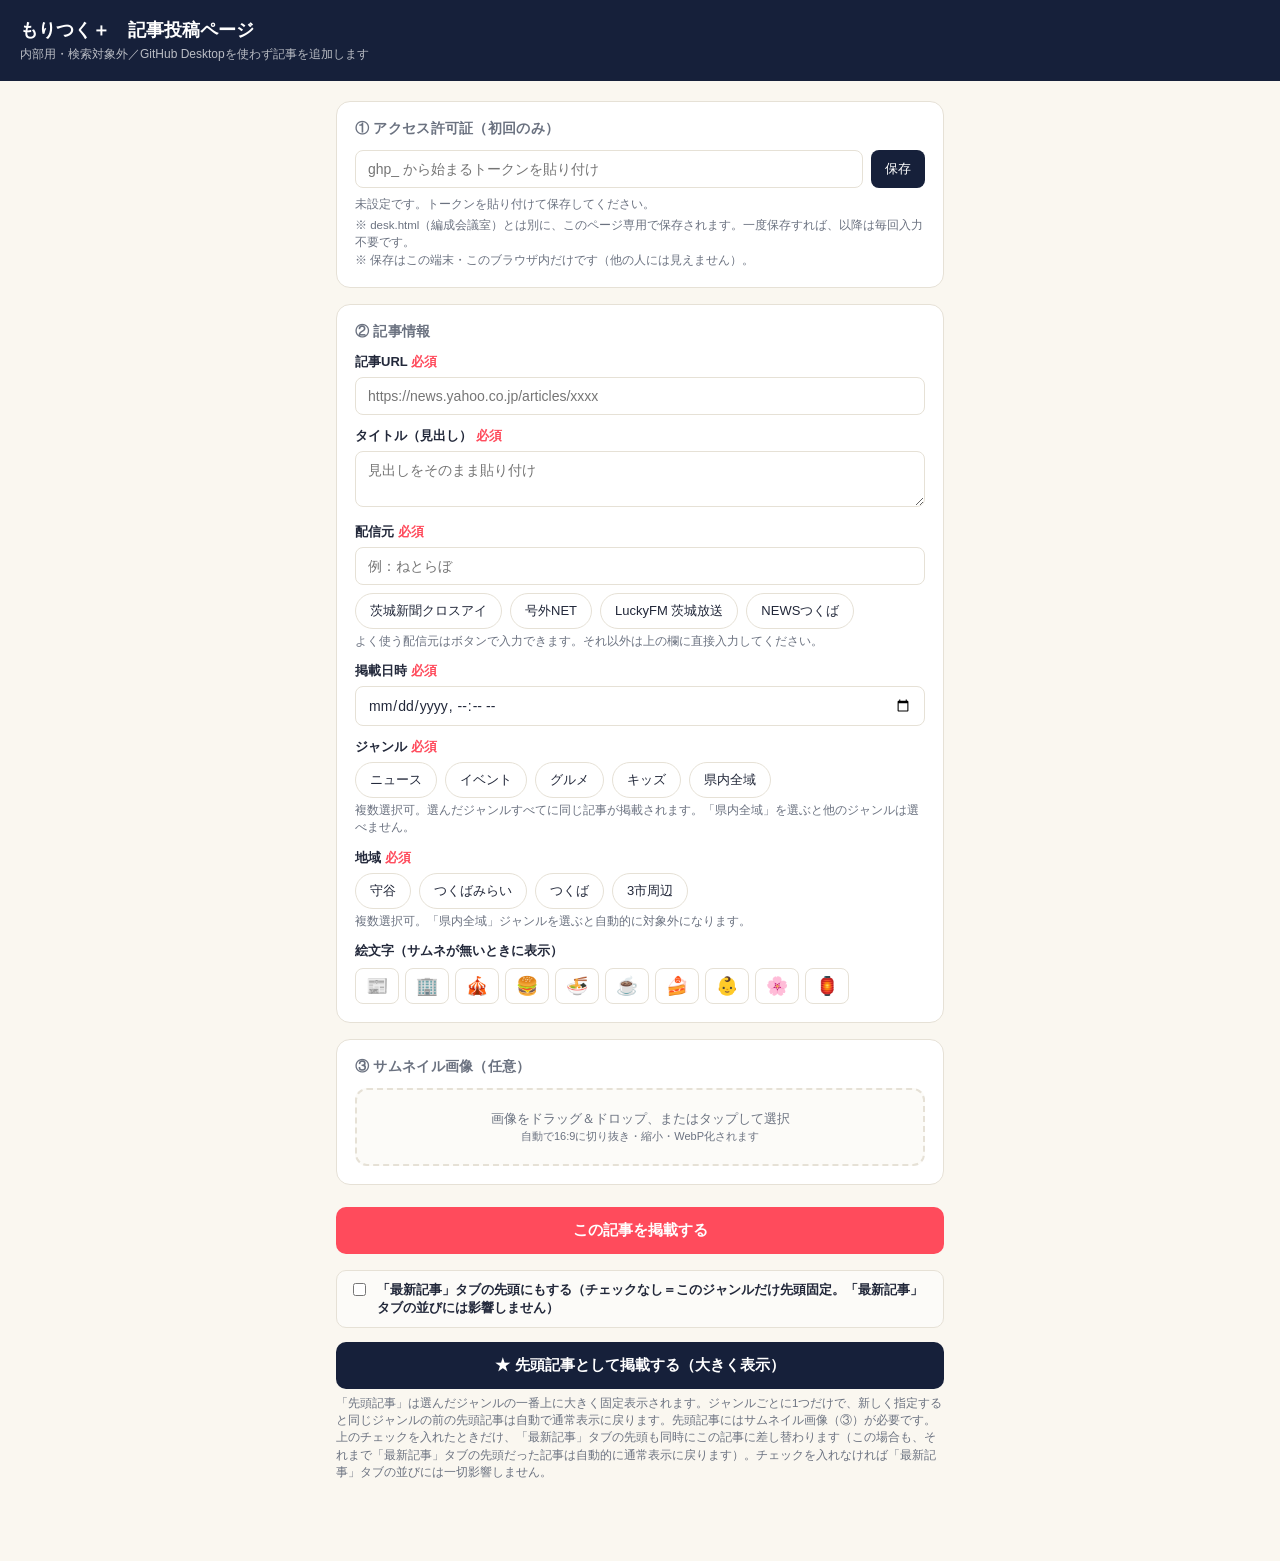
<file: add-article.html>
<!DOCTYPE html>
<html lang="ja">
<head>
<meta charset="UTF-8">
<meta name="viewport" content="width=device-width, initial-scale=1.0">
<meta name="robots" content="noindex, nofollow">
<title>記事投稿 | もりつく＋（内部用）</title>
<style>
  :root{
    --navy:#16203A; --moriya:#2FA36B; --mirai:#F59E2D; --tsukuba:#3D7BFF; --kinko:#8892A6; --onair:#FF4B5C;
    --bg:#FAF7F0; --card:#FFFFFF; --line:#E6E1D6; --text:#22283A; --sub:#6B7280;
  }
  *{box-sizing:border-box;}
  body{
    margin:0; font-family:"Hiragino Sans","Yu Gothic",sans-serif;
    background:var(--bg); color:var(--text); padding-bottom:60px;
  }
  header{
    background:var(--navy); color:#fff; padding:18px 20px;
  }
  header h1{margin:0; font-size:18px; font-weight:700;}
  header p{margin:4px 0 0; font-size:12px; opacity:.7;}
  main{max-width:640px; margin:0 auto; padding:20px 16px;}
  .card{
    background:var(--card); border:1px solid var(--line); border-radius:14px;
    padding:18px; margin-bottom:16px;
  }
  .card h2{font-size:14px; margin:0 0 12px; color:var(--sub); font-weight:700; letter-spacing:.02em;}
  label{display:block; font-size:13px; font-weight:600; margin:12px 0 6px;}
  label:first-child{margin-top:0;}
  input[type=text], input[type=url], input[type=datetime-local], textarea, select{
    width:100%; padding:10px 12px; border:1px solid var(--line); border-radius:8px;
    font-size:14px; font-family:inherit; background:#fff; color:var(--text);
  }
  textarea{resize:vertical; min-height:56px;}
  .chips{display:flex; gap:8px; flex-wrap:wrap;}
  .chip{
    padding:8px 14px; border-radius:999px; border:1px solid var(--line);
    background:#fff; font-size:13px; cursor:pointer; user-select:none;
  }
  .chip.on{color:#fff; border-color:transparent;}
  .chip[data-city=moriya].on{background:var(--moriya);}
  .chip[data-city=tsukubamirai].on{background:var(--mirai);}
  .chip[data-city=tsukuba].on{background:var(--tsukuba);}
  .chip[data-city=kinko].on{background:var(--kinko);}
  .chip[data-city].disabled{opacity:.35; pointer-events:none;}
  .chip[data-genre].disabled{opacity:.35; pointer-events:none;}
  .genre-select{display:flex; gap:8px; flex-wrap:wrap;}
  .genre-select .chip.on{background:var(--navy);}
  #sourceQuickRow .chip.on{background:var(--navy);}
  .emoji-row{display:flex; gap:6px; flex-wrap:wrap; margin-top:8px;}
  .emoji-btn{
    font-size:18px; padding:6px 10px; border-radius:8px; border:1px solid var(--line);
    background:#fff; cursor:pointer;
  }
  .emoji-btn.on{border-color:var(--navy); background:#EEF1F7;}
  .drop{
    border:2px dashed var(--line); border-radius:12px; padding:20px; text-align:center;
    color:var(--sub); font-size:13px; cursor:pointer; background:#FCFBF8;
  }
  .drop.drag{border-color:var(--tsukuba); color:var(--tsukuba);}
  .preview-wrap{margin-top:12px;}
  canvas{width:100%; max-width:100%; border-radius:10px; border:1px solid var(--line); display:block;}
  .slider-row{margin-top:10px;}
  .slider-row span{font-size:12px; color:var(--sub);}
  input[type=range]{width:100%;}
  .thumb-actions{display:flex; gap:8px; margin-top:8px;}
  .btn-sm{
    font-size:12px; padding:6px 10px; border-radius:8px; border:1px solid var(--line);
    background:#fff; cursor:pointer; color:var(--sub);
  }
  .submit-btn{
    width:100%; padding:14px; border:none; border-radius:10px; background:var(--onair);
    color:#fff; font-size:15px; font-weight:700; cursor:pointer; margin-top:6px;
  }
  .submit-btn:disabled{background:#ccc; cursor:not-allowed;}
  .submit-btn.feat{ background:var(--navy); margin-top:10px; }
  .submit-btn.feat:disabled{ background:#ccc; }
  .feat-all-row{
    display:flex; align-items:flex-start; gap:8px; font-weight:600; font-size:13px;
    margin:16px 0 4px; cursor:pointer; padding:10px 12px; border:1px solid var(--line);
    border-radius:10px; background:#FCFBF8;
  }
  .feat-all-row input[type=checkbox]{ width:auto; margin-top:2px; flex-shrink:0; }
  .feat-all-row span{ font-weight:600; color:var(--text); }
  .pat-row{display:flex; gap:8px;}
  .pat-row input{flex:1;}
  .pat-row button{
    padding:10px 14px; border-radius:8px; border:none; background:var(--navy);
    color:#fff; font-size:13px; cursor:pointer; white-space:nowrap;
  }
  .pat-status{font-size:12px; margin-top:8px;}
  .pat-status.ok{color:var(--moriya);}
  .pat-status.ng{color:var(--sub);}
  #log{
    font-size:13px; padding:12px 14px; border-radius:10px; margin-top:12px;
    display:none; white-space:pre-wrap; line-height:1.6;
  }
  #log.show{display:block;}
  #log.ok{background:#EAF7F0; color:#1E7A4C; border:1px solid #BFE6CF;}
  #log.err{background:#FDEDEC; color:#B3261E; border:1px solid #F3C6C3;}
  #log.busy{background:#EEF1F7; color:var(--navy); border:1px solid #D6DCEA;}
  .hint{font-size:11.5px; color:var(--sub); margin-top:4px; line-height:1.5;}
  .req{color:var(--onair);}
  /* ===== 掲載後に出る「Xにも投稿」欄 =====
     X APIは使わない。文面を入れた投稿画面を開くだけなので、費用も認証も不要。 */
  #xAfter{margin-top:14px; padding:12px 14px; border:1.5px solid var(--navy);
    border-radius:12px; background:#fff;}
  #xAfter[hidden]{display:none;}
  #xAfter .x-head{font-weight:800; font-size:0.9rem; margin-bottom:4px;}
  #xAfter .x-note{font-size:0.74rem; color:#6B7280; margin-bottom:10px; line-height:1.7;}
  #xAfter .x-title{font-size:0.82rem; line-height:1.55; margin-bottom:10px; word-break:break-all;}
  #xAfter .x-go{background:#000; color:#fff; border:none; border-radius:999px;
    padding:10px 20px; font-size:0.82rem; font-weight:700; cursor:pointer;}
  #xAfter .x-go.done{background:#7A8394;}
</style>
</head>
<body>

<header>
  <h1>もりつく＋　記事投稿ページ</h1>
  <p>内部用・検索対象外／GitHub Desktopを使わず記事を追加します</p>
</header>

<main>

  <div class="card">
    <h2>① アクセス許可証（初回のみ）</h2>
    <div class="pat-row">
      <input type="text" id="patInput" placeholder="ghp_ から始まるトークンを貼り付け">
      <button id="patSaveBtn" type="button">保存</button>
    </div>
    <div class="pat-status" id="patStatus">未設定です。トークンを貼り付けて保存してください。</div>
    <div class="hint">
      ※ desk.html（編成会議室）とは別に、このページ専用で保存されます。一度保存すれば、以降は毎回入力不要です。<br>
      ※ 保存はこの端末・このブラウザ内だけです（他の人には見えません）。
    </div>
  </div>

  <div class="card">
    <h2>② 記事情報</h2>

    <label>記事URL <span class="req">必須</span></label>
    <input type="url" id="f_url" placeholder="https://news.yahoo.co.jp/articles/xxxx">

    <label>タイトル（見出し） <span class="req">必須</span></label>
    <textarea id="f_title" placeholder="見出しをそのまま貼り付け"></textarea>

    <label>配信元 <span class="req">必須</span></label>
    <input type="text" id="f_source" placeholder="例：ねとらぼ">
    <div class="chips" id="sourceQuickRow" style="margin-top:8px;">
      <div class="chip" data-source="茨城新聞クロスアイ">茨城新聞クロスアイ</div>
      <div class="chip" data-source="号外NET">号外NET</div>
      <div class="chip" data-source="LuckyFM 茨城放送">LuckyFM 茨城放送</div>
      <div class="chip" data-source="NEWSつくば">NEWSつくば</div>
    </div>
    <div class="hint">よく使う配信元はボタンで入力できます。それ以外は上の欄に直接入力してください。</div>

    <label>掲載日時 <span class="req">必須</span></label>
    <input type="datetime-local" id="f_date">

    <label>ジャンル <span class="req">必須</span></label>
    <div class="genre-select" id="genreSelect">
      <div class="chip" data-genre="news">ニュース</div>
      <div class="chip" data-genre="event">イベント</div>
      <div class="chip" data-genre="gourmet">グルメ</div>
      <div class="chip" data-genre="kids">キッズ</div>
      <div class="chip" data-genre="ibaraki">県内全域</div>
    </div>
    <div class="hint" id="genreHint">複数選択可。選んだジャンルすべてに同じ記事が掲載されます。「県内全域」を選ぶと他のジャンルは選べません。</div>

    <label>地域 <span id="cityReq" class="req">必須</span></label>
    <div class="chips" id="cityChips">
      <div class="chip" data-city="moriya">守谷</div>
      <div class="chip" data-city="tsukubamirai">つくばみらい</div>
      <div class="chip" data-city="tsukuba">つくば</div>
      <div class="chip" data-city="kinko">3市周辺</div>
    </div>
    <div class="hint" id="cityHint">複数選択可。「県内全域」ジャンルを選ぶと自動的に対象外になります。</div>

    <label>絵文字（サムネが無いときに表示）</label>
    <div class="emoji-row" id="emojiRow">
      <div class="emoji-btn" data-emoji="📰">📰</div>
      <div class="emoji-btn" data-emoji="🏢">🏢</div>
      <div class="emoji-btn" data-emoji="🎪">🎪</div>
      <div class="emoji-btn" data-emoji="🍔">🍔</div>
      <div class="emoji-btn" data-emoji="🍜">🍜</div>
      <div class="emoji-btn" data-emoji="☕">☕</div>
      <div class="emoji-btn" data-emoji="🍰">🍰</div>
      <div class="emoji-btn" data-emoji="👶">👶</div>
      <div class="emoji-btn" data-emoji="🌸">🌸</div>
      <div class="emoji-btn" data-emoji="🏮">🏮</div>
    </div>
  </div>

  <div class="card">
    <h2>③ サムネイル画像（任意）</h2>
    <div class="drop" id="dropZone">
      画像をドラッグ＆ドロップ、またはタップして選択<br>
      <span style="font-size:11px;">自動で16:9に切り抜き・縮小・WebP化されます</span>
    </div>
    <input type="file" id="fileInput" accept="image/*" style="display:none;">
    <div class="preview-wrap" id="previewWrap" style="display:none;">
      <canvas id="canvas" width="1200" height="675"></canvas>
      <div class="slider-row">
        <span id="sliderLabel">切り取り位置</span>
        <input type="range" id="posSlider" min="0" max="100" value="50">
      </div>
      <div class="thumb-actions">
        <button type="button" class="btn-sm" id="clearThumbBtn">サムネを外す</button>
        <span class="hint" id="sizeHint" style="margin:auto 0 auto 4px;"></span>
      </div>
    </div>
  </div>

  <button type="button" class="submit-btn" id="submitBtn">この記事を掲載する</button>

  <label class="feat-all-row" for="featAllCheck">
    <input type="checkbox" id="featAllCheck">
    <span>「最新記事」タブの先頭にもする（チェックなし＝このジャンルだけ先頭固定。「最新記事」タブの並びには影響しません）</span>
  </label>
  <button type="button" class="submit-btn feat" id="submitFeatBtn">★ 先頭記事として掲載する（大きく表示）</button>
  <div class="hint" style="margin-top:6px;">
    「先頭記事」は選んだジャンルの一番上に大きく固定表示されます。ジャンルごとに1つだけで、新しく指定すると同じジャンルの前の先頭記事は自動で通常表示に戻ります。先頭記事にはサムネイル画像（③）が必要です。<br>
    上のチェックを入れたときだけ、「最新記事」タブの先頭も同時にこの記事に差し替わります（この場合も、それまで「最新記事」タブの先頭だった記事は自動的に通常表示に戻ります）。チェックを入れなければ「最新記事」タブの並びには一切影響しません。
  </div>
  <div id="log"></div>

  <!-- 掲載が終わったときだけ出る「Xにも投稿」欄。
       押すとXの投稿画面が開くだけで、X APIは一切使っていない（費用ゼロ・認証不要）。 -->
  <div id="xAfter" hidden>
    <div class="x-head">𝕏 にも投稿する</div>
    <div class="x-note">押すとXの投稿画面が新しいタブで開きます。文面はその場で自由に直せます。投稿するかどうかは最後にご自分で決められます。</div>
    <div class="x-title" id="xAfterTitle"></div>
    <button type="button" class="x-go" id="xAfterBtn">𝕏 に投稿</button>
  </div>

</main>

<script>
(function(){
  const OWNER = "t-h0606";
  const REPO = "moritsuku-plus";
  const ARTICLES_PATH = "data/articles.json";
  const THUMB_DIR = "images/thumbs";
  const PAT_KEY = "moritsuku_add_article_pat";

  // ---------- PAT ----------
  const patInput = document.getElementById('patInput');
  const patStatus = document.getElementById('patStatus');

  function loadPat(){ return localStorage.getItem(PAT_KEY) || ""; }
  function refreshPatStatus(){
    const pat = loadPat();
    if(pat){
      patStatus.textContent = "設定済みです（保存済みのトークンを使用します）";
      patStatus.className = "pat-status ok";
      patInput.value = "";
      patInput.placeholder = "変更する場合はここに新しいトークンを貼り付け";
    } else {
      patStatus.textContent = "未設定です。トークンを貼り付けて保存してください。";
      patStatus.className = "pat-status ng";
    }
  }
  document.getElementById('patSaveBtn').addEventListener('click', function(){
    const v = patInput.value.trim();
    if(!v){ alert("トークンを入力してください"); return; }
    localStorage.setItem(PAT_KEY, v);
    refreshPatStatus();
  });
  refreshPatStatus();

  // ---------- ジャンル・地域 ----------
  const selectedGenres = new Set();
  const selectedCities = new Set();

  function updateGenreLock(){
    // 「県内全域」を選んでいる間は他のジャンルを選べないようにする（互いに排他）
    const isIbaraki = selectedGenres.has('ibaraki');
    document.querySelectorAll('#genreSelect .chip').forEach(el=>{
      if (el.dataset.genre !== 'ibaraki') el.classList.toggle('disabled', isIbaraki);
    });
  }

  document.querySelectorAll('#genreSelect .chip').forEach(el=>{
    el.addEventListener('click', function(){
      const g = el.dataset.genre;
      if (g === 'ibaraki') {
        if (selectedGenres.has('ibaraki')) {
          selectedGenres.delete('ibaraki');
          el.classList.remove('on');
        } else {
          // 県内全域を選んだら、他のジャンルはすべて解除する
          selectedGenres.clear();
          selectedGenres.add('ibaraki');
          document.querySelectorAll('#genreSelect .chip').forEach(x => x.classList.remove('on'));
          el.classList.add('on');
        }
      } else {
        if (selectedGenres.has('ibaraki')) return; // 念のための保険（通常はdisabledで弾かれる）
        if (selectedGenres.has(g)) {
          selectedGenres.delete(g);
          el.classList.remove('on');
        } else {
          selectedGenres.add(g);
          el.classList.add('on');
        }
      }
      updateGenreLock();
      updateCityLock();
    });
  });

  function updateCityLock(){
    const isIbaraki = selectedGenres.has('ibaraki');
    document.querySelectorAll('#cityChips .chip').forEach(el=>{
      el.classList.toggle('disabled', isIbaraki);
      if(isIbaraki){ el.classList.remove('on'); selectedCities.delete(el.dataset.city); }
    });
    document.getElementById('cityReq').style.display = isIbaraki ? 'none' : 'inline';
    document.getElementById('cityHint').textContent = isIbaraki
      ? "「県内全域」ジャンルのため、地域は自動的に対象外（空）になります。"
      : "複数選択可。「県内全域」ジャンルを選ぶと自動的に対象外になります。";
  }

  document.querySelectorAll('#cityChips .chip').forEach(el=>{
    el.addEventListener('click', function(){
      if(el.classList.contains('disabled')) return;
      el.classList.toggle('on');
      const c = el.dataset.city;
      if(el.classList.contains('on')) selectedCities.add(c); else selectedCities.delete(c);
    });
  });

  // ---------- 配信元クイック入力 ----------
  const sourceInput = document.getElementById('f_source');
  function refreshSourceQuickState(){
    const val = sourceInput.value;
    document.querySelectorAll('#sourceQuickRow .chip').forEach(el=>{
      el.classList.toggle('on', el.dataset.source === val);
    });
  }
  document.querySelectorAll('#sourceQuickRow .chip').forEach(el=>{
    el.addEventListener('click', function(){
      sourceInput.value = el.dataset.source;
      refreshSourceQuickState();
    });
  });
  sourceInput.addEventListener('input', refreshSourceQuickState);

  // ---------- 絵文字 ----------
  let selectedEmoji = "";
  document.querySelectorAll('.emoji-btn').forEach(el=>{
    el.addEventListener('click', function(){
      document.querySelectorAll('.emoji-btn').forEach(x=>x.classList.remove('on'));
      el.classList.add('on');
      selectedEmoji = el.dataset.emoji;
    });
  });

  // ---------- 画像処理 ----------
  const dropZone = document.getElementById('dropZone');
  const fileInput = document.getElementById('fileInput');
  const previewWrap = document.getElementById('previewWrap');
  const canvas = document.getElementById('canvas');
  const ctx = canvas.getContext('2d');
  const posSlider = document.getElementById('posSlider');
  const sliderLabel = document.getElementById('sliderLabel');
  const sizeHint = document.getElementById('sizeHint');

  let uploadedImg = null;
  let cropAxis = 'v'; // 'v' = 縦方向をスライド, 'h' = 横方向をスライド
  let thumbBlob = null;
  let thumbFilename = null;

  dropZone.addEventListener('click', ()=>fileInput.click());
  dropZone.addEventListener('dragover', e=>{ e.preventDefault(); dropZone.classList.add('drag'); });
  dropZone.addEventListener('dragleave', ()=> dropZone.classList.remove('drag'));
  dropZone.addEventListener('drop', e=>{
    e.preventDefault(); dropZone.classList.remove('drag');
    if(e.dataTransfer.files && e.dataTransfer.files[0]) handleFile(e.dataTransfer.files[0]);
  });
  fileInput.addEventListener('change', e=>{
    if(e.target.files && e.target.files[0]) handleFile(e.target.files[0]);
  });

  function handleFile(file){
    const reader = new FileReader();
    reader.onload = function(e){
      const img = new Image();
      img.onload = function(){
        uploadedImg = img;
        const srcRatio = img.width / img.height;
        const targetRatio = 16/9;
        cropAxis = srcRatio > targetRatio ? 'h' : 'v';
        sliderLabel.textContent = cropAxis === 'v' ? '上下の位置' : '左右の位置';
        posSlider.value = 50;
        previewWrap.style.display = 'block';
        drawCanvas();
      };
      img.src = e.target.result;
    };
    reader.readAsDataURL(file);
  }

  function drawCanvas(){
    if(!uploadedImg) return;
    const img = uploadedImg;
    const targetRatio = 16/9;
    let sx, sy, sw, sh;
    const pos = posSlider.value / 100;
    if(cropAxis === 'h'){
      sh = img.height;
      sw = sh * targetRatio;
      sx = (img.width - sw) * pos;
      sy = 0;
    } else {
      sw = img.width;
      sh = sw / targetRatio;
      sx = 0;
      sy = (img.height - sh) * pos;
    }
    ctx.clearRect(0,0,canvas.width,canvas.height);
    ctx.drawImage(img, sx, sy, sw, sh, 0, 0, canvas.width, canvas.height);
    canvas.toBlob(function(blob){
      thumbBlob = blob;
      sizeHint.textContent = blob ? ("約 " + Math.round(blob.size/1024) + "KB") : "";
    }, 'image/webp', 0.72);
  }
  posSlider.addEventListener('input', drawCanvas);

  document.getElementById('clearThumbBtn').addEventListener('click', function(){
    uploadedImg = null; thumbBlob = null; thumbFilename = null;
    previewWrap.style.display = 'none';
    fileInput.value = '';
  });

  // ---------- base64 (UTF-8対応) ----------
  function b64EncodeUnicode(str){
    const bytes = new TextEncoder().encode(str);
    let binary = '';
    for(let i=0;i<bytes.length;i++) binary += String.fromCharCode(bytes[i]);
    return btoa(binary);
  }
  function b64DecodeUnicode(b64){
    const binary = atob(b64.replace(/\n/g,''));
    const bytes = new Uint8Array(binary.length);
    for(let i=0;i<binary.length;i++) bytes[i] = binary.charCodeAt(i);
    return new TextDecoder('utf-8').decode(bytes);
  }
  function blobToBase64(blob){
    return new Promise((resolve, reject)=>{
      const reader = new FileReader();
      reader.onloadend = ()=> resolve(reader.result.split(',')[1]);
      reader.onerror = reject;
      reader.readAsDataURL(blob);
    });
  }
  function randHex(n){
    let s = '';
    const chars = '0123456789abcdef';
    for(let i=0;i<n;i++) s += chars[Math.floor(Math.random()*16)];
    return s;
  }

  // ---------- GitHub API ----------
  function ghHeaders(pat){
    return {
      "Authorization": "token " + pat,
      "Accept": "application/vnd.github+json"
    };
  }
  async function ghGetFile(pat, path){
    const res = await fetch(`https://api.github.com/repos/${OWNER}/${REPO}/contents/${path}`, {
      headers: ghHeaders(pat)
    });
    if(!res.ok){
      const t = await res.text();
      throw new Error(`取得失敗 (${res.status}): ${t.slice(0,200)}`);
    }
    return res.json();
  }
  async function ghPutFile(pat, path, base64Content, message, sha){
    const body = { message, content: base64Content };
    if(sha) body.sha = sha;
    const res = await fetch(`https://api.github.com/repos/${OWNER}/${REPO}/contents/${path}`, {
      method: 'PUT',
      headers: Object.assign({ "Content-Type": "application/json" }, ghHeaders(pat)),
      body: JSON.stringify(body)
    });
    if(!res.ok){
      const t = await res.text();
      throw new Error(`更新失敗 (${res.status}): ${t.slice(0,300)}`);
    }
    return res.json();
  }

  // ---------- 送信 ----------
  const logEl = document.getElementById('log');
  function log(msg, type){
    logEl.textContent = msg;
    logEl.className = 'show ' + (type||'');
  }

  /* ===== Xへの投稿（Intent URL方式） =====
     X API は使わない。文面をURLに載せて「投稿画面」を開くだけなので、
     APIキーも審査も費用も不要。実際に投稿するかどうかはKさんがXの画面で決める。
     ※ /intent/post はスマホアプリで無限ループになる報告があるため、/intent/tweet を使う。 */
  const SITE_URL = "https://moritsuku.net/";
  const X_TAGS = { moriya: "#守谷", tsukubamirai: "#つくばみらい", tsukuba: "#つくば", kinko: "#茨城" };

  function xPostText(item){
    const tags = [...new Set((item.city || []).map(c => X_TAGS[c]).filter(Boolean))];
    tags.push("#もりつくプラス");
    // 記事タイトルの末尾に配信元を添える（例：…でした。　by号外NET）。
    // 転載ではなく紹介であることが投稿を見ただけで伝わるようにするため。
    // 配信元が空のときは何も付けない。
    const src = (item.source || "").trim();
    const head = src ? item.title + "　by" + src : item.title;
    return [
      head, "", item.url, "",
      "▼つくば〜守谷周辺の情報はもりつく＋で", SITE_URL, "",
      tags.join(" ")
    ].join("\n");
  }

  function showXAfter(item){
    const box = document.getElementById('xAfter');
    const btn = document.getElementById('xAfterBtn');
    document.getElementById('xAfterTitle').textContent = item.title;
    btn.className = 'x-go';
    btn.textContent = '𝕏 に投稿';
    // addEventListener ではなく onclick にしているのは、続けて2件目を投稿したときに
    // 前の記事のイベントが残らないようにするため。
    btn.onclick = () => {
      window.open("https://twitter.com/intent/tweet?text=" + encodeURIComponent(xPostText(item)),
                  "_blank", "noopener,noreferrer");
      btn.classList.add('done');
      btn.textContent = '✓ 開きました';
    };
    box.hidden = false;
  }

  async function submitArticle(asFeatured){
    const pat = loadPat();
    const url = document.getElementById('f_url').value.trim();
    const title = document.getElementById('f_title').value.trim();
    const source = document.getElementById('f_source').value.trim();
    const dateRaw = document.getElementById('f_date').value; // YYYY-MM-DDTHH:MM
    const featAllCheck = document.getElementById('featAllCheck');
    const alsoAll = !!(asFeatured && featAllCheck && featAllCheck.checked);

    if(!pat){ log("① のアクセス許可証が未設定です。先に保存してください。", 'err'); return; }
    if(!url || !title || !source || !dateRaw || selectedGenres.size === 0){
      log("必須項目（URL・タイトル・配信元・掲載日時・ジャンル）が足りません。", 'err'); return;
    }
    if(!selectedGenres.has('ibaraki') && selectedCities.size === 0){
      log("地域を1つ以上選んでください（県内全域ジャンルの場合は不要です）。", 'err'); return;
    }
    if(asFeatured && !thumbBlob){
      log("先頭記事にはサムネイル画像が必要です。③でサムネイル画像を追加してください。", 'err'); return;
    }

    const submitBtn = document.getElementById('submitBtn');
    const submitFeatBtn = document.getElementById('submitFeatBtn');
    submitBtn.disabled = true; submitFeatBtn.disabled = true;
    log("処理中です…", 'busy');

    try{
      const genreArray = Array.from(selectedGenres);
      // サムネのファイル名を決定
      let thumbPath = "";
      if(thumbBlob){
        const dateOnly = dateRaw.slice(0,10);
        thumbFilename = `${dateOnly}-${genreArray.join('_')}-${randHex(4)}.webp`;
        thumbPath = `${THUMB_DIR}/${thumbFilename}`;
      }

      // 1) articles.json を取得
      log("記事一覧を取得中…", 'busy');
      const fileData = await ghGetFile(pat, ARTICLES_PATH);
      const jsonText = b64DecodeUnicode(fileData.content);
      const data = JSON.parse(jsonText);
      if(!Array.isArray(data.items)) throw new Error("articles.json の形式が想定と違います（items が見つかりません）");

      const newArticle = {
        title: title,
        source: source,
        date: dateRaw,
        city: selectedGenres.has('ibaraki') ? [] : Array.from(selectedCities),
        category: genreArray,
        emoji: selectedEmoji || "📰",
        url: url,
        thumb: thumbPath
      };
      if(asFeatured) newArticle.featured = true;
      if(alsoAll) newArticle.featuredAll = true;

      // 記事のcategoryは「文字列1つ」（旧・編成会議室経由）と「配列」（今回から）の
      // 両方があり得るため、この判定関数でどちらの形でも同じように扱う
      function itemHasGenre(item, g){
        return Array.isArray(item.category) ? item.category.includes(g) : item.category === g;
      }

      const newItems = data.items.slice();
      if(asFeatured){
        // 選んだジャンルそれぞれについて、既存の先頭記事フラグを外す（ジャンルにつき先頭記事は1つ）
        newItems.forEach(a => {
          if(a.featured && genreArray.some(g => itemHasGenre(a, g))) delete a.featured;
        });
        // チェックを入れたときだけ「最新記事」タブの先頭も差し替える（featuredAllは全体で1つだけ。
        // ジャンルの featured とは独立しているので、チェックを入れなければ既存の featuredAll には触れない）
        if(alsoAll){
          newItems.forEach(a => { if(a.featuredAll) delete a.featuredAll; });
        }
        // 記事本体は配列の先頭に置く（表示順は日付・featured/featuredAllで決まるため、
        // 配列上の位置そのものは表示に影響しない）
        newItems.unshift(newArticle);
      } else {
        // 通常記事は先頭記事の直後（2番目）に挿入
        if(newItems.length === 0){ newItems.push(newArticle); }
        else { newItems.splice(1, 0, newArticle); }
      }
      data.items = newItems;

      // 更新日時を「今」に設定（＝この記事を掲載した瞬間の日付・時刻）。
      // サイト見出しの「◯月◯日HH:MM更新」はこの値を表示する。
      const nowD = new Date();
      const pad2 = n => String(n).padStart(2, "0");
      data.updated = `${nowD.getFullYear()}-${pad2(nowD.getMonth()+1)}-${pad2(nowD.getDate())}T${pad2(nowD.getHours())}:${pad2(nowD.getMinutes())}`;

      // 2) サムネ画像を先にアップロード（あれば）
      if(thumbBlob){
        log("サムネイル画像をアップロード中…", 'busy');
        const imgB64 = await blobToBase64(thumbBlob);
        await ghPutFile(pat, thumbPath, imgB64, `サムネ追加: ${thumbFilename}`);
      }

      // 3) articles.json を更新
      log("記事一覧を更新中…", 'busy');
      const newContentB64 = b64EncodeUnicode(JSON.stringify(data, null, 2));
      await ghPutFile(pat, ARTICLES_PATH, newContentB64, `記事追加${asFeatured ? "(先頭記事)" : ""}: ${title}`, fileData.sha);

      let doneMsg = asFeatured ? "先頭記事として掲載しました！" : "掲載が完了しました！";
      if(alsoAll) doneMsg = "先頭記事として掲載し、「最新記事」タブの先頭も差し替えました！";
      log(doneMsg + "サイトに反映されるまで1〜2分ほどお待ちください。\n(強制再読み込み: Ctrl+Shift+R)", 'ok');

      // 「Xにも投稿」欄を出す。このあとフォームをリセットするので、先に値を渡しておく
      showXAfter({ title, url, source, city: Array.from(selectedCities) });

      // フォームをリセット（PATは残す）
      document.getElementById('f_url').value = '';
      document.getElementById('f_title').value = '';
      document.getElementById('f_source').value = '';
      refreshSourceQuickState();
      document.getElementById('f_date').value = '';
      document.querySelectorAll('#genreSelect .chip').forEach(x=>x.classList.remove('on'));
      document.querySelectorAll('#cityChips .chip').forEach(x=>x.classList.remove('on'));
      document.querySelectorAll('.emoji-btn').forEach(x=>x.classList.remove('on'));
      selectedGenres.clear(); selectedCities.clear(); selectedEmoji = '';
      updateGenreLock();
      updateCityLock();
      uploadedImg = null; thumbBlob = null; thumbFilename = null;
      previewWrap.style.display = 'none';
      fileInput.value = '';
      if(featAllCheck) featAllCheck.checked = false;

    } catch(err){
      log("エラーが発生しました：\n" + err.message, 'err');
    } finally {
      submitBtn.disabled = false; submitFeatBtn.disabled = false;
    }
  }

  document.getElementById('submitBtn').addEventListener('click', () => submitArticle(false));
  document.getElementById('submitFeatBtn').addEventListener('click', () => submitArticle(true));


  updateCityLock();
})();
</script>

</body>
</html>
</file>
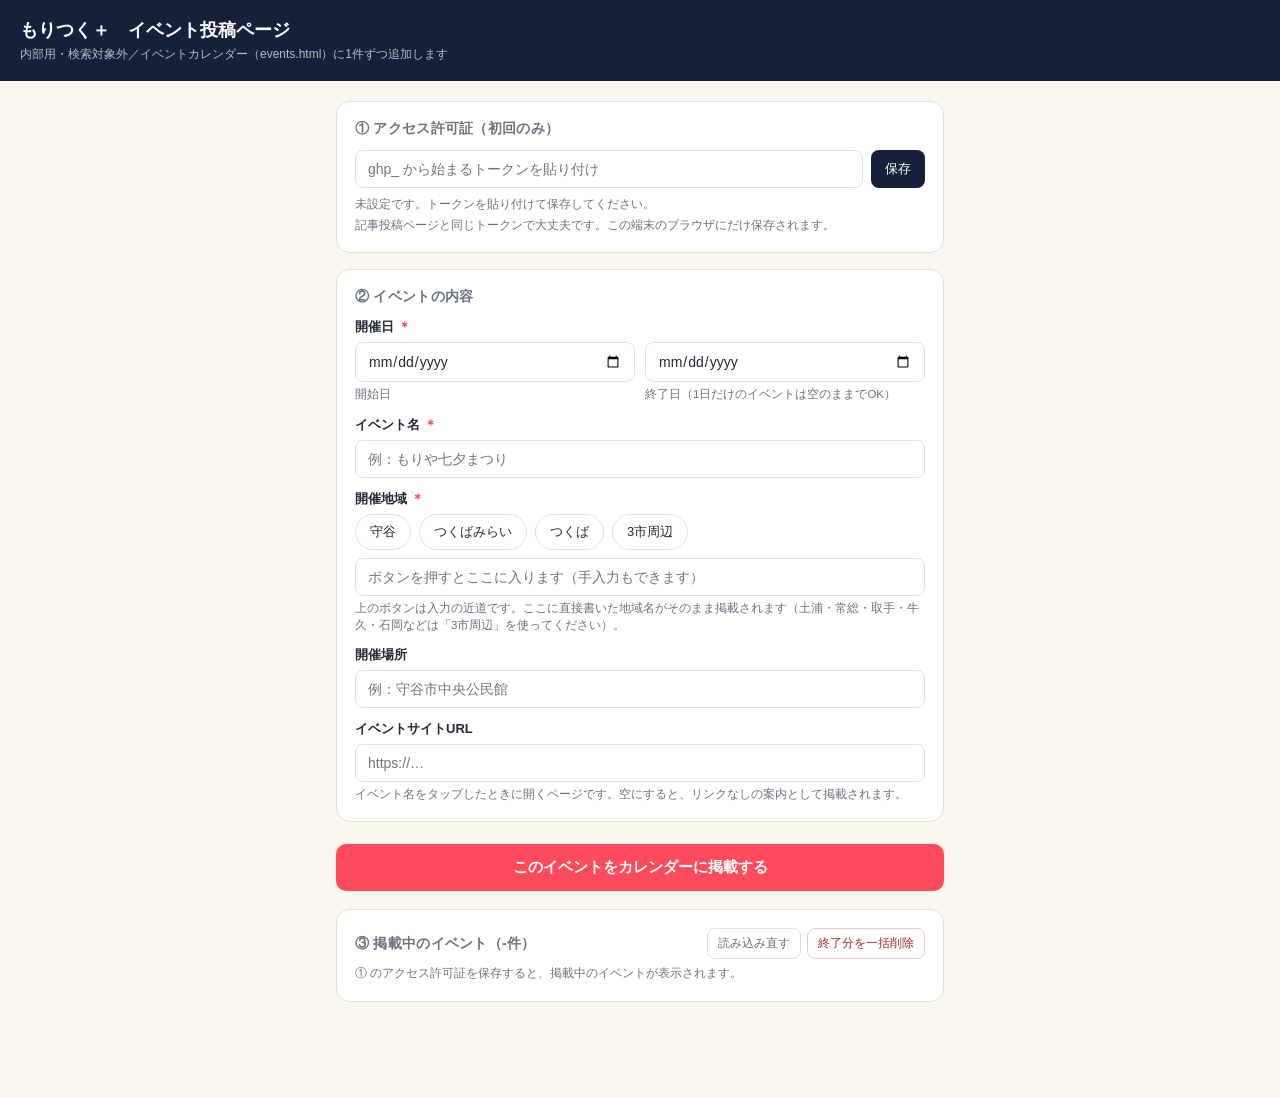
<file: add-event.html>
<!DOCTYPE html>
<html lang="ja">
<head>
<meta charset="UTF-8">
<meta name="viewport" content="width=device-width, initial-scale=1.0">
<meta name="robots" content="noindex, nofollow">
<title>イベント投稿 | もりつく＋（内部用）</title>
<style>
  :root{
    --navy:#16203A; --moriya:#2FA36B; --mirai:#F59E2D; --tsukuba:#3D7BFF; --kinko:#8892A6; --onair:#FF4B5C;
    --bg:#FAF7F0; --card:#FFFFFF; --line:#E6E1D6; --text:#22283A; --sub:#6B7280;
  }
  *{box-sizing:border-box;}
  body{
    margin:0; font-family:"Hiragino Sans","Yu Gothic",sans-serif;
    background:var(--bg); color:var(--text); padding-bottom:60px;
  }
  header{background:var(--navy); color:#fff; padding:18px 20px;}
  header h1{margin:0; font-size:18px; font-weight:700;}
  header p{margin:4px 0 0; font-size:12px; opacity:.7;}
  main{max-width:640px; margin:0 auto; padding:20px 16px;}
  .card{
    background:var(--card); border:1px solid var(--line); border-radius:14px;
    padding:18px; margin-bottom:16px;
  }
  .card h2{font-size:14px; margin:0 0 12px; color:var(--sub); font-weight:700; letter-spacing:.02em;}
  label{display:block; font-size:13px; font-weight:600; margin:12px 0 6px;}
  label:first-child{margin-top:0;}
  input[type=text], input[type=url], input[type=date], textarea{
    width:100%; padding:10px 12px; border:1px solid var(--line); border-radius:8px;
    font-size:14px; font-family:inherit; background:#fff; color:var(--text);
  }
  .date-row{display:flex; gap:10px; align-items:flex-end;}
  .date-row > div{flex:1; min-width:0;}
  .chips{display:flex; gap:8px; flex-wrap:wrap;}
  .chip{
    padding:8px 14px; border-radius:999px; border:1px solid var(--line);
    background:#fff; font-size:13px; cursor:pointer; user-select:none;
  }
  .chip.on{color:#fff; border-color:transparent;}
  .chip[data-area="守谷"].on{background:var(--moriya);}
  .chip[data-area="つくばみらい"].on{background:var(--mirai);}
  .chip[data-area="つくば"].on{background:var(--tsukuba);}
  .chip[data-area="3市周辺"].on{background:var(--kinko);}
  .submit-btn{
    width:100%; padding:14px; border:none; border-radius:10px; background:var(--onair);
    color:#fff; font-size:15px; font-weight:700; cursor:pointer; margin-top:6px;
  }
  .submit-btn:disabled{background:#ccc; cursor:not-allowed;}
  .btn-sm{
    font-size:12px; padding:6px 10px; border-radius:8px; border:1px solid var(--line);
    background:#fff; cursor:pointer; color:var(--sub);
  }
  .btn-sm.danger{color:#B3261E; border-color:#F0C9C6;}
  .pat-row{display:flex; gap:8px;}
  .pat-row input{flex:1;}
  .pat-row button{
    padding:10px 14px; border-radius:8px; border:none; background:var(--navy);
    color:#fff; font-size:13px; cursor:pointer; white-space:nowrap;
  }
  .pat-status{font-size:12px; margin-top:8px;}
  .pat-status.ok{color:var(--moriya);}
  .pat-status.ng{color:var(--sub);}
  #log{
    font-size:13px; padding:12px 14px; border-radius:10px; margin-top:12px;
    display:none; white-space:pre-wrap; line-height:1.6;
  }
  #log.show{display:block;}
  #log.ok{background:#EAF7F0; color:#1E7A4C; border:1px solid #BFE6CF;}
  #log.err{background:#FDEDEC; color:#B3261E; border:1px solid #F3C6C3;}
  #log.busy{background:#EEF1F7; color:var(--navy); border:1px solid #D6DCEA;}
  .hint{font-size:11.5px; color:var(--sub); margin-top:4px; line-height:1.5;}
  .req{color:var(--onair);}
  .ev-item{
    display:flex; align-items:flex-start; gap:10px; padding:10px 0;
    border-bottom:1px dashed var(--line); font-size:13px;
  }
  .ev-item:last-child{border-bottom:none;}
  .ev-item .d{
    flex:0 0 96px; font-weight:700; font-size:12px; color:#fff; text-align:center;
    background:var(--kinko); border-radius:6px; padding:5px 4px; line-height:1.35;
  }
  .ev-item .t{flex:1; min-width:0;}
  .ev-item .t b{display:block; font-size:13px; margin-bottom:2px; word-break:break-word;}
  .ev-item .t span{font-size:11.5px; color:var(--sub);}
  .ev-item .ops{display:flex; flex-direction:column; gap:4px; flex-shrink:0;}
  .past{opacity:.5;}
  .list-head{display:flex; align-items:center; justify-content:space-between; gap:10px; margin-bottom:6px;}
  .editing{background:#FFF7E6; border:1px solid #F2D9A0; border-radius:10px; padding:10px 12px;
    font-size:12.5px; margin-bottom:12px; display:none;}
  .editing.show{display:block;}
</style>
</head>
<body>

<header>
  <h1>もりつく＋　イベント投稿ページ</h1>
  <p>内部用・検索対象外／イベントカレンダー（events.html）に1件ずつ追加します</p>
</header>

<main>

  <div class="card">
    <h2>① アクセス許可証（初回のみ）</h2>
    <div class="pat-row">
      <input type="text" id="patInput" placeholder="ghp_ から始まるトークンを貼り付け">
      <button id="patSaveBtn" type="button">保存</button>
    </div>
    <div class="pat-status ng" id="patStatus"></div>
    <div class="hint">記事投稿ページと同じトークンで大丈夫です。この端末のブラウザにだけ保存されます。</div>
  </div>

  <div class="card">
    <h2>② イベントの内容</h2>

    <div class="editing" id="editingBox">
      いま「編集モード」です。保存すると元のイベントが差し替わります。
      <button type="button" class="btn-sm" id="cancelEditBtn" style="margin-left:8px;">編集をやめる</button>
    </div>

    <label>開催日 <span class="req">＊</span></label>
    <div class="date-row">
      <div>
        <input type="date" id="f_start">
        <div class="hint">開始日</div>
      </div>
      <div>
        <input type="date" id="f_end">
        <div class="hint">終了日（1日だけのイベントは空のままでOK）</div>
      </div>
    </div>

    <label for="f_title">イベント名 <span class="req">＊</span></label>
    <input type="text" id="f_title" placeholder="例：もりや七夕まつり">

    <label>開催地域 <span class="req">＊</span></label>
    <div class="chips" id="areaChips">
      <div class="chip" data-area="守谷">守谷</div>
      <div class="chip" data-area="つくばみらい">つくばみらい</div>
      <div class="chip" data-area="つくば">つくば</div>
      <div class="chip" data-area="3市周辺">3市周辺</div>
    </div>
    <input type="text" id="f_area" placeholder="ボタンを押すとここに入ります（手入力もできます）" style="margin-top:8px;">
    <div class="hint">上のボタンは入力の近道です。ここに直接書いた地域名がそのまま掲載されます（土浦・常総・取手・牛久・石岡などは「3市周辺」を使ってください）。</div>

    <label for="f_place">開催場所</label>
    <input type="text" id="f_place" placeholder="例：守谷市中央公民館">

    <label for="f_url">イベントサイトURL</label>
    <input type="url" id="f_url" placeholder="https://…">
    <div class="hint">イベント名をタップしたときに開くページです。空にすると、リンクなしの案内として掲載されます。</div>
  </div>

  <button type="button" class="submit-btn" id="submitBtn">このイベントをカレンダーに掲載する</button>
  <div id="log"></div>

  <div class="card" style="margin-top:18px;">
    <div class="list-head">
      <h2 style="margin:0;">③ 掲載中のイベント（<span id="evCount">-</span>件）</h2>
      <div style="display:flex; gap:6px;">
        <button type="button" class="btn-sm" id="reloadBtn">読み込み直す</button>
        <button type="button" class="btn-sm danger" id="purgeBtn">終了分を一括削除</button>
      </div>
    </div>
    <div id="evList"><div class="hint">読み込み中です…</div></div>
  </div>

</main>

<script>
(function(){
  const OWNER = "t-h0606";
  const REPO  = "moritsuku-plus";
  const PATH  = "data/events.json";
  const PAT_KEY = "moritsuku_add_event_pat";

  // ---------- PAT ----------
  const patInput = document.getElementById('patInput');
  const patStatus = document.getElementById('patStatus');
  function loadPat(){ return localStorage.getItem(PAT_KEY) || ""; }
  function refreshPatStatus(){
    const pat = loadPat();
    if(pat){
      patStatus.textContent = "設定済みです（保存済みのトークンを使用します）";
      patStatus.className = "pat-status ok";
      patInput.value = "";
      patInput.placeholder = "変更する場合はここに新しいトークンを貼り付け";
    } else {
      patStatus.textContent = "未設定です。トークンを貼り付けて保存してください。";
      patStatus.className = "pat-status ng";
    }
  }
  document.getElementById('patSaveBtn').addEventListener('click', function(){
    const v = patInput.value.trim();
    if(!v){ alert("トークンを入力してください"); return; }
    localStorage.setItem(PAT_KEY, v);
    refreshPatStatus();
    loadEvents();
  });
  refreshPatStatus();

  // ---------- 地域ボタン（押すと入力欄に入る） ----------
  const areaInput = document.getElementById('f_area');
  const areaChips = document.getElementById('areaChips');
  function syncAreaChips(){
    const v = areaInput.value.trim();
    areaChips.querySelectorAll('.chip').forEach(c=>{
      c.classList.toggle('on', c.dataset.area === v);
    });
  }
  areaChips.querySelectorAll('.chip').forEach(c=>{
    c.addEventListener('click', ()=>{
      areaInput.value = (areaInput.value.trim() === c.dataset.area) ? "" : c.dataset.area;
      syncAreaChips();
    });
  });
  areaInput.addEventListener('input', syncAreaChips);

  // ---------- base64（日本語対応） ----------
  function b64EncodeUnicode(str){
    const bytes = new TextEncoder().encode(str);
    let binary = '';
    for(let i=0;i<bytes.length;i++) binary += String.fromCharCode(bytes[i]);
    return btoa(binary);
  }
  function b64DecodeUnicode(b64){
    const binary = atob(String(b64).replace(/\n/g,''));
    const bytes = new Uint8Array(binary.length);
    for(let i=0;i<binary.length;i++) bytes[i] = binary.charCodeAt(i);
    return new TextDecoder('utf-8').decode(bytes);
  }

  // ---------- GitHub API ----------
  function ghHeaders(pat){
    return { "Authorization": "token " + pat, "Accept": "application/vnd.github+json" };
  }
  async function ghGetFile(pat, path){
    const res = await fetch(`https://api.github.com/repos/${OWNER}/${REPO}/contents/${path}?ref=main&t=${Date.now()}`, {
      headers: ghHeaders(pat), cache:'no-store'
    });
    if(res.status === 404) return null;
    if(!res.ok){
      const t = await res.text();
      throw new Error(`取得失敗 (${res.status}): ${t.slice(0,200)}`);
    }
    return res.json();
  }
  async function ghPutFile(pat, path, base64Content, message, sha){
    const body = { message, content: base64Content };
    if(sha) body.sha = sha;
    const res = await fetch(`https://api.github.com/repos/${OWNER}/${REPO}/contents/${path}`, {
      method:'PUT',
      headers: Object.assign({ "Content-Type":"application/json" }, ghHeaders(pat)),
      body: JSON.stringify(body)
    });
    if(!res.ok){
      const t = await res.text();
      throw new Error(`更新失敗 (${res.status}): ${t.slice(0,300)}`);
    }
    return res.json();
  }

  // ---------- 表示まわり ----------
  const logEl = document.getElementById('log');
  function log(msg, type){ logEl.textContent = msg; logEl.className = 'show ' + (type||''); }

  const WK = "日月火水木金土";
  function parseDate(s){
    const m = /^(\d{4})-(\d{1,2})-(\d{1,2})/.exec(String(s||""));
    return m ? new Date(+m[1], +m[2]-1, +m[3]) : null;
  }
  function fmt(s){
    const d = parseDate(s);
    return d ? `${d.getMonth()+1}/${d.getDate()}(${WK[d.getDay()]})` : "";
  }
  function nowStamp(){
    const d = new Date(), p = n => String(n).padStart(2,'0');
    return `${d.getFullYear()}-${p(d.getMonth()+1)}-${p(d.getDate())}T${p(d.getHours())}:${p(d.getMinutes())}`;
  }
  function esc(s){
    return String(s==null?"":s).replace(/&/g,"&amp;").replace(/</g,"&lt;")
      .replace(/>/g,"&gt;").replace(/"/g,"&quot;");
  }
  function areaColor(a){
    a = String(a||"");
    if(a.indexOf("つくばみらい")>=0) return "var(--mirai)";
    if(a.indexOf("守谷")>=0) return "var(--moriya)";
    if(a.indexOf("つくば")>=0) return "var(--tsukuba)";
    return "var(--kinko)";
  }

  // ---------- データ ----------
  let FILE_SHA = null;
  let ITEMS = [];
  let editingId = null;

  function sortItems(list){
    return list.slice().sort((a,b)=>{
      const as = parseDate(a.start), bs = parseDate(b.start);
      return (as-bs) || (parseDate(a.end||a.start) - parseDate(b.end||b.start));
    });
  }

  function renderList(){
    document.getElementById('evCount').textContent = ITEMS.length;
    const box = document.getElementById('evList');
    if(!ITEMS.length){ box.innerHTML = '<div class="hint">まだ1件も登録されていません。</div>'; return; }
    const now = new Date();
    const today = new Date(now.getFullYear(), now.getMonth(), now.getDate());
    box.innerHTML = sortItems(ITEMS).map(ev=>{
      const e = parseDate(ev.end || ev.start);
      const past = e && e < today;
      const range = (ev.end && ev.end !== ev.start) ? `${fmt(ev.start)}<br>〜${fmt(ev.end)}` : fmt(ev.start);
      return `<div class="ev-item${past?' past':''}">
        <div class="d" style="background:${areaColor(ev.area)}">${range}</div>
        <div class="t">
          <b>${esc(ev.title)}</b>
          <span>${esc(ev.area||"地域なし")}${ev.place?"／"+esc(ev.place):""}${ev.url?"":"／リンクなし"}</span>
        </div>
        <div class="ops">
          <button type="button" class="btn-sm" data-edit="${esc(ev.id)}">編集</button>
          <button type="button" class="btn-sm danger" data-del="${esc(ev.id)}">削除</button>
        </div>
      </div>`;
    }).join("");
    box.querySelectorAll('[data-edit]').forEach(b=>b.addEventListener('click', ()=>startEdit(b.dataset.edit)));
    box.querySelectorAll('[data-del]').forEach(b=>b.addEventListener('click', ()=>removeEvent(b.dataset.del)));
  }

  async function loadEvents(){
    const pat = loadPat();
    const box = document.getElementById('evList');
    if(!pat){ box.innerHTML = '<div class="hint">① のアクセス許可証を保存すると、掲載中のイベントが表示されます。</div>'; return; }
    box.innerHTML = '<div class="hint">読み込み中です…</div>';
    try{
      const file = await ghGetFile(pat, PATH);
      if(!file){ FILE_SHA = null; ITEMS = []; renderList(); return; }
      FILE_SHA = file.sha;
      const data = JSON.parse(b64DecodeUnicode(file.content));
      ITEMS = (data.items || []).map(ev => Object.assign({ id: newId() }, ev));
      renderList();
    }catch(e){
      box.innerHTML = '<div class="hint">読み込みに失敗しました：'+esc(e.message)+'</div>';
    }
  }

  function newId(){
    return 'ev-' + Date.now().toString(36) + '-' + Math.floor(Math.random()*46656).toString(36);
  }

  function startEdit(id){
    const ev = ITEMS.find(x=>x.id===id);
    if(!ev) return;
    editingId = id;
    document.getElementById('f_start').value = ev.start || "";
    document.getElementById('f_end').value   = (ev.end && ev.end !== ev.start) ? ev.end : "";
    document.getElementById('f_title').value = ev.title || "";
    areaInput.value = ev.area || "";
    document.getElementById('f_place').value = ev.place || "";
    document.getElementById('f_url').value   = ev.url || "";
    syncAreaChips();
    document.getElementById('editingBox').classList.add('show');
    document.getElementById('submitBtn').textContent = "この内容で上書きする";
    window.scrollTo({top:0, behavior:'smooth'});
  }
  function cancelEdit(){
    editingId = null;
    document.getElementById('editingBox').classList.remove('show');
    document.getElementById('submitBtn').textContent = "このイベントをカレンダーに掲載する";
  }
  document.getElementById('cancelEditBtn').addEventListener('click', ()=>{ cancelEdit(); clearForm(); });

  function clearForm(){
    ['f_start','f_end','f_title','f_area','f_place','f_url'].forEach(id=>{
      document.getElementById(id).value = "";
    });
    syncAreaChips();
  }

  // ---------- 保存（掲載・上書き・削除で共通） ----------
  async function saveAll(items, message){
    const pat = loadPat();
    if(!pat) throw new Error("① のアクセス許可証が未設定です。");
    // 直前に最新のファイルを取り直して、他の端末からの変更を消さないようにする
    const file = await ghGetFile(pat, PATH);
    const sha = file ? file.sha : null;
    let base = { items: [] };
    if(file){
      try{ base = JSON.parse(b64DecodeUnicode(file.content)); }catch(e){ base = { items: [] }; }
    }
    // 画面上の一覧はサーバー側の並びと同じ想定。id はこのページの中だけの目印なので保存しない
    const out = {
      updated: nowStamp(),
      items: sortItems(items).map(ev=>{
        const o = { title: ev.title, start: ev.start };
        if(ev.end && ev.end !== ev.start) o.end = ev.end;
        o.area = ev.area || "";
        o.place = ev.place || "";
        o.url = ev.url || "";
        return o;
      })
    };
    if(base && base.note) out.note = base.note;
    const json = JSON.stringify(out, null, 2) + "\n";
    await ghPutFile(pat, PATH, b64EncodeUnicode(json), message, sha);
    FILE_SHA = null;
  }

  document.getElementById('submitBtn').addEventListener('click', async function(){
    const btn = this;
    const start = document.getElementById('f_start').value;
    const endRaw = document.getElementById('f_end').value;
    const title = document.getElementById('f_title').value.trim();
    const area  = areaInput.value.trim();
    const place = document.getElementById('f_place').value.trim();
    const url   = document.getElementById('f_url').value.trim();

    if(!loadPat()){ log("① のアクセス許可証が未設定です。先に保存してください。", 'err'); return; }
    if(!start || !title || !area){
      log("必須項目（開催日・イベント名・開催地域）が足りません。", 'err'); return;
    }
    if(endRaw && endRaw < start){
      log("終了日が開始日より前になっています。日付を確認してください。", 'err'); return;
    }
    if(url && !/^https?:\/\//i.test(url)){
      log("イベントサイトURLは https:// から始まる形で入力してください。", 'err'); return;
    }

    const item = { id: editingId || newId(), title, start, end: endRaw || "", area, place, url };
    btn.disabled = true;
    log("カレンダーを更新しています…", 'busy');
    try{
      // 保存の直前に最新の一覧を取り直してから差し替える（他端末の追加を消さないため）
      const pat = loadPat();
      const file = await ghGetFile(pat, PATH);
      let current = [];
      if(file){
        try{
          const data = JSON.parse(b64DecodeUnicode(file.content));
          current = (data.items||[]).map(ev => Object.assign({ id:newId() }, ev));
        }catch(e){ current = []; }
      }
      let next;
      if(editingId){
        // 編集：同じ内容（開始日＋イベント名）の1件を差し替える
        const target = ITEMS.find(x=>x.id===editingId);
        const idx = target ? current.findIndex(x => x.title === target.title && x.start === target.start) : -1;
        next = current.slice();
        if(idx >= 0) next[idx] = item; else next.push(item);
      } else {
        next = current.concat([item]);
      }
      await saveAll(next, (editingId ? "イベント修正: " : "イベント追加: ") + title);
      ITEMS = next;
      renderList();
      log("完了しました。1〜2分後にイベントカレンダーへ反映されます。\n" + fmt(start) + "　" + title, 'ok');
      cancelEdit();
      clearForm();
    }catch(e){
      log("失敗しました：" + e.message, 'err');
    }finally{
      btn.disabled = false;
    }
  });

  async function removeEvent(id){
    const ev = ITEMS.find(x=>x.id===id);
    if(!ev) return;
    if(!confirm("このイベントを削除します。よろしいですか？\n\n" + fmt(ev.start) + "　" + ev.title)) return;
    log("削除しています…", 'busy');
    try{
      const next = ITEMS.filter(x=>x.id!==id);
      await saveAll(next, "イベント削除: " + ev.title);
      ITEMS = next;
      renderList();
      if(editingId === id){ cancelEdit(); clearForm(); }
      log("削除しました。", 'ok');
    }catch(e){
      log("削除に失敗しました：" + e.message, 'err');
    }
  }

  document.getElementById('purgeBtn').addEventListener('click', async function(){
    const now = new Date();
    const today = new Date(now.getFullYear(), now.getMonth(), now.getDate());
    const gone = ITEMS.filter(ev=>{ const e = parseDate(ev.end||ev.start); return e && e < today; });
    if(!gone.length){ log("終了したイベントはありません。", 'ok'); return; }
    if(!confirm("終了日を過ぎたイベント " + gone.length + " 件を削除します。よろしいですか？")) return;
    log("削除しています…", 'busy');
    try{
      const next = ITEMS.filter(ev=>gone.indexOf(ev)<0);
      await saveAll(next, "終了したイベントを削除（" + gone.length + "件）");
      ITEMS = next;
      renderList();
      log(gone.length + "件を削除しました。", 'ok');
    }catch(e){
      log("削除に失敗しました：" + e.message, 'err');
    }
  });

  document.getElementById('reloadBtn').addEventListener('click', loadEvents);
  loadEvents();
})();
</script>
</body>
</html>
</file>
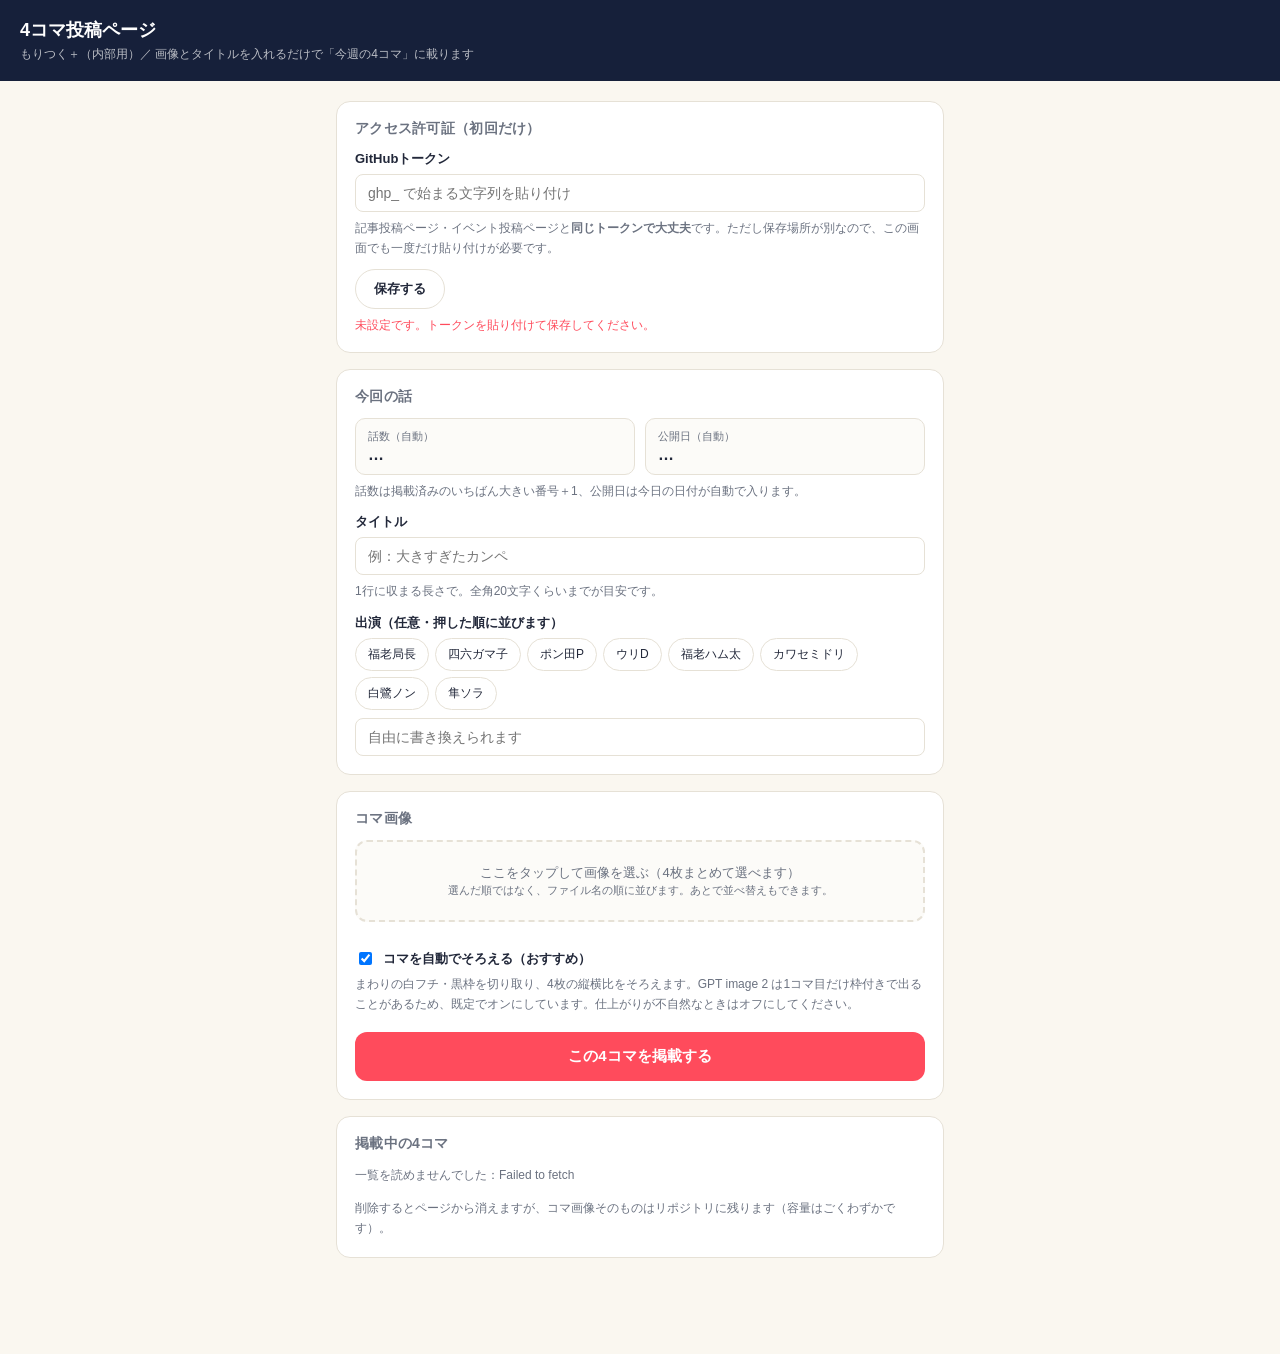
<file: add-manga.html>
<!DOCTYPE html>
<html lang="ja">
<head>
<meta charset="UTF-8">
<meta name="viewport" content="width=device-width, initial-scale=1.0">
<meta name="robots" content="noindex, nofollow">
<title>4コマ投稿 | もりつく＋（内部用）</title>
<style>
  :root{
    --navy:#16203A; --moriya:#2FA36B; --mirai:#F59E2D; --tsukuba:#3D7BFF; --kinko:#8892A6; --onair:#FF4B5C;
    --bg:#FAF7F0; --card:#FFFFFF; --line:#E6E1D6; --text:#22283A; --sub:#6B7280;
  }
  *{box-sizing:border-box;}
  body{
    margin:0; font-family:"Hiragino Sans","Yu Gothic",sans-serif;
    background:var(--bg); color:var(--text); padding-bottom:60px;
  }
  header{background:var(--navy); color:#fff; padding:18px 20px;}
  header h1{margin:0; font-size:18px; font-weight:700;}
  header p{margin:4px 0 0; font-size:12px; opacity:.7;}
  main{max-width:640px; margin:0 auto; padding:20px 16px;}
  .card{
    background:var(--card); border:1px solid var(--line); border-radius:14px;
    padding:18px; margin-bottom:16px;
  }
  .card h2{font-size:14px; margin:0 0 12px; color:var(--sub); font-weight:700; letter-spacing:.02em;}
  label{display:block; font-size:13px; font-weight:600; margin:12px 0 6px;}
  label:first-child{margin-top:0;}
  input[type=text], input[type=password], input[type=date]{
    width:100%; padding:10px 12px; border:1px solid var(--line); border-radius:8px;
    font-size:14px; font-family:inherit; background:#fff; color:var(--text);
  }
  .hint{font-size:12px; color:var(--sub); line-height:1.7; margin:6px 0 0;}
  .pat-status{font-size:12px; margin-top:8px;}
  .pat-status.ok{color:var(--moriya);}
  .pat-status.ng{color:var(--onair);}
  .btn{
    display:inline-block; padding:10px 18px; border:none; border-radius:999px;
    background:var(--navy); color:#fff; font-size:13px; font-weight:700;
    font-family:inherit; cursor:pointer;
  }
  .btn.sub{background:#fff; color:var(--text); border:1px solid var(--line); font-weight:600;}
  .btn.danger{background:#fff; color:var(--onair); border:1px solid var(--onair); font-weight:600;}
  .btn:disabled{opacity:.45; cursor:default;}
  .btn-main{
    width:100%; padding:15px; font-size:15px; border-radius:12px; background:var(--onair);
  }

  /* 自動採番の表示 */
  .auto-row{display:flex; gap:10px; flex-wrap:wrap;}
  .auto-box{
    flex:1 1 0; min-width:130px; border:1px solid var(--line); border-radius:10px;
    padding:10px 12px; background:#FCFBF8;
  }
  .auto-box .k{font-size:11px; color:var(--sub);}
  .auto-box .v{font-size:16px; font-weight:700; margin-top:2px;}

  /* コマ選択 */
  .drop{
    border:2px dashed var(--line); border-radius:12px; padding:22px; text-align:center;
    color:var(--sub); font-size:13px; cursor:pointer; background:#FCFBF8;
  }
  .drop.on{border-color:var(--navy); background:#EEF1F7;}
  .panels{display:flex; flex-direction:column; gap:10px; margin-top:12px;}
  .panel-row{
    display:flex; gap:10px; align-items:center;
    border:1px solid var(--line); border-radius:10px; padding:8px; background:#fff;
  }
  .panel-row img{width:120px; height:auto; border-radius:4px; border:1px solid var(--line); display:block;}
  .panel-no{
    flex:0 0 auto; width:26px; height:26px; border-radius:50%; background:var(--navy); color:#fff;
    font-size:12px; font-weight:700; display:flex; align-items:center; justify-content:center;
  }
  .panel-info{flex:1 1 0; min-width:0; font-size:11px; color:var(--sub); line-height:1.6; word-break:break-all;}
  .panel-ops{flex:0 0 auto; display:flex; flex-direction:column; gap:4px;}
  .mini{
    padding:4px 8px; font-size:11px; border:1px solid var(--line); border-radius:6px;
    background:#fff; cursor:pointer; font-family:inherit;
  }
  .mini:disabled{opacity:.3; cursor:default;}

  .chips{display:flex; gap:6px; flex-wrap:wrap;}
  .chip{
    padding:7px 12px; border-radius:999px; border:1px solid var(--line);
    background:#fff; font-size:12px; cursor:pointer; user-select:none;
  }
  .chip.on{background:var(--navy); color:#fff; border-color:transparent;}

  .check{display:flex; align-items:flex-start; gap:8px; font-size:13px; font-weight:600; margin-top:4px;}
  .check input{margin-top:2px;}

  #log{
    display:none; white-space:pre-wrap; font-size:12.5px; line-height:1.8;
    padding:12px 14px; border-radius:10px; margin-top:14px;
  }
  #log.show{display:block;}
  #log.ok{background:#EAF7EF; color:#1B6B43;}
  #log.err{background:#FDEDEE; color:#A32330;}
  #log.info{background:#EEF1F7; color:#2B3A5B;}

  /* 掲載中の一覧 */
  .ep{
    display:flex; align-items:center; gap:10px; padding:10px 0;
    border-top:1px solid var(--line);
  }
  .ep:first-child{border-top:none;}
  .ep-no{
    flex:0 0 auto; font-size:12px; font-weight:700; color:var(--navy);
    background:#EEF1F7; border-radius:6px; padding:3px 8px;
  }
  .ep-body{flex:1 1 0; min-width:0;}
  .ep-ttl{font-size:13.5px; font-weight:700; line-height:1.5;}
  .ep-meta{font-size:11px; color:var(--sub); margin-top:2px;}
  .ep-ops{flex:0 0 auto; display:flex; gap:6px;}
</style>
</head>
<body>

<header>
  <h1>4コマ投稿ページ</h1>
  <p>もりつく＋（内部用）／ 画像とタイトルを入れるだけで「今週の4コマ」に載ります</p>
</header>

<main>

  <div class="card">
    <h2>アクセス許可証（初回だけ）</h2>
    <label for="patInput">GitHubトークン</label>
    <input type="password" id="patInput" placeholder="ghp_ で始まる文字列を貼り付け" autocomplete="off">
    <p class="hint">記事投稿ページ・イベント投稿ページと<strong>同じトークンで大丈夫</strong>です。ただし保存場所が別なので、この画面でも一度だけ貼り付けが必要です。</p>
    <div style="margin-top:10px;"><button class="btn sub" id="patSaveBtn" type="button">保存する</button></div>
    <div class="pat-status" id="patStatus"></div>
  </div>

  <div class="card">
    <h2>今回の話</h2>
    <div class="auto-row">
      <div class="auto-box"><div class="k">話数（自動）</div><div class="v" id="autoNo">…</div></div>
      <div class="auto-box"><div class="k">公開日（自動）</div><div class="v" id="autoDate">…</div></div>
    </div>
    <p class="hint">話数は掲載済みのいちばん大きい番号＋1、公開日は今日の日付が自動で入ります。</p>

    <label for="titleInput">タイトル</label>
    <input type="text" id="titleInput" placeholder="例：大きすぎたカンペ" maxlength="40">
    <p class="hint">1行に収まる長さで。全角20文字くらいまでが目安です。</p>

    <label>出演（任意・押した順に並びます）</label>
    <div class="chips" id="castChips"></div>
    <input type="text" id="castInput" placeholder="自由に書き換えられます" style="margin-top:8px;">
  </div>

  <div class="card">
    <h2>コマ画像</h2>
    <div class="drop" id="drop">
      ここをタップして画像を選ぶ（4枚まとめて選べます）<br>
      <span style="font-size:11px;">選んだ順ではなく、ファイル名の順に並びます。あとで並べ替えもできます。</span>
    </div>
    <input type="file" id="fileInput" accept="image/*" multiple hidden>
    <div class="panels" id="panels"></div>

    <label style="margin-top:16px;">
      <span class="check">
        <input type="checkbox" id="tidyChk" checked>
        <span>コマを自動でそろえる（おすすめ）</span>
      </span>
    </label>
    <p class="hint">まわりの白フチ・黒枠を切り取り、4枚の縦横比をそろえます。GPT image 2 は1コマ目だけ枠付きで出ることがあるため、既定でオンにしています。仕上がりが不自然なときはオフにしてください。</p>

    <div style="margin-top:18px;">
      <button class="btn btn-main" id="submitBtn" type="button">この4コマを掲載する</button>
    </div>
    <div id="log"></div>
  </div>

  <div class="card">
    <h2>掲載中の4コマ</h2>
    <div id="epList"><p class="hint">読み込み中です…</p></div>
    <p class="hint" style="margin-top:12px;">削除するとページから消えますが、コマ画像そのものはリポジトリに残ります（容量はごくわずかです）。</p>
  </div>

</main>

<script>
(function(){
  const OWNER = "t-h0606";
  const REPO  = "moritsuku-plus";
  const MANGA_PATH = "data/manga.json";
  const IMG_DIR = "images/manga";
  const PAT_KEY = "moritsuku_add_manga_pat";
  const OUT_W = 1200;      // 書き出し幅
  const OUT_Q = 0.82;      // WebP品質（文字を読ませるため記事サムネより高め）

  const CAST_NAMES = ["福老局長","四六ガマ子","ポン田P","ウリD","福老ハム太","カワセミドリ","白鷺ノン","隼ソラ"];

  /* ================= PAT ================= */
  const patInput  = document.getElementById('patInput');
  const patStatus = document.getElementById('patStatus');
  function loadPat(){ return localStorage.getItem(PAT_KEY) || ""; }
  function refreshPatStatus(){
    const pat = loadPat();
    if(pat){
      patStatus.textContent = "設定済みです（保存済みのトークンを使用します）";
      patStatus.className = "pat-status ok";
      patInput.value = "";
      patInput.placeholder = "変更する場合はここに新しいトークンを貼り付け";
    } else {
      patStatus.textContent = "未設定です。トークンを貼り付けて保存してください。";
      patStatus.className = "pat-status ng";
    }
  }
  document.getElementById('patSaveBtn').addEventListener('click', function(){
    const v = patInput.value.trim();
    if(!v){ alert("トークンを入力してください"); return; }
    localStorage.setItem(PAT_KEY, v);
    refreshPatStatus();
    loadEpisodes();
  });
  refreshPatStatus();

  /* ================= 共通ユーティリティ ================= */
  function b64EncodeUnicode(str){
    const bytes = new TextEncoder().encode(str);
    let binary = '';
    for(let i=0;i<bytes.length;i++) binary += String.fromCharCode(bytes[i]);
    return btoa(binary);
  }
  function b64DecodeUnicode(b64){
    const binary = atob(b64.replace(/\n/g,''));
    const bytes = new Uint8Array(binary.length);
    for(let i=0;i<binary.length;i++) bytes[i] = binary.charCodeAt(i);
    return new TextDecoder('utf-8').decode(bytes);
  }
  function blobToBase64(blob){
    return new Promise((resolve, reject)=>{
      const r = new FileReader();
      r.onloadend = ()=> resolve(r.result.split(',')[1]);
      r.onerror = reject;
      r.readAsDataURL(blob);
    });
  }
  function todayStr(){
    const d = new Date();
    const p = n => String(n).padStart(2,'0');
    return d.getFullYear() + "-" + p(d.getMonth()+1) + "-" + p(d.getDate());
  }
  function nowStamp(){
    const d = new Date();
    const p = n => String(n).padStart(2,'0');
    return todayStr() + "T" + p(d.getHours()) + ":" + p(d.getMinutes());
  }

  /* ================= GitHub API ================= */
  function ghHeaders(pat){
    return { "Authorization": "token " + pat, "Accept": "application/vnd.github+json" };
  }
  async function ghGetFile(pat, path){
    const res = await fetch(`https://api.github.com/repos/${OWNER}/${REPO}/contents/${path}`, {
      headers: ghHeaders(pat), cache: "no-store"
    });
    if(res.status === 404) return null;                 // まだ無いファイル
    if(!res.ok) throw new Error(`取得失敗 (${res.status}): ${(await res.text()).slice(0,200)}`);
    return res.json();
  }
  async function ghPutFile(pat, path, base64Content, message, sha){
    const body = { message, content: base64Content };
    if(sha) body.sha = sha;
    const res = await fetch(`https://api.github.com/repos/${OWNER}/${REPO}/contents/${path}`, {
      method: 'PUT',
      headers: Object.assign({ "Content-Type": "application/json" }, ghHeaders(pat)),
      body: JSON.stringify(body)
    });
    if(!res.ok) throw new Error(`更新失敗 (${res.status}): ${(await res.text()).slice(0,300)}`);
    return res.json();
  }

  /* ================= コマ画像の下ごしらえ ================= */
  function loadImage(file){
    return new Promise((resolve, reject)=>{
      const img = new Image();
      const url = URL.createObjectURL(file);
      img.onload = ()=>{ URL.revokeObjectURL(url); resolve(img); };
      img.onerror = ()=>{ URL.revokeObjectURL(url); reject(new Error("画像を読めませんでした：" + file.name)); };
      img.src = url;
    });
  }

  /* まわりの白フチ・黒枠を検出する。
     端から順に「ほぼ白一色の行」「ほぼ黒一色の行」を飛ばし、絵が始まったら止める。
     切りすぎ防止のため、1辺あたり最大12%までしか削らない。 */
  function detectTrim(img){
    const c = document.createElement('canvas');
    const S = Math.min(400, img.width);                 // 判定は縮小画像で十分
    c.width = S; c.height = Math.round(img.height * S / img.width);
    const ctx = c.getContext('2d', { willReadFrequently: true });
    ctx.drawImage(img, 0, 0, c.width, c.height);
    const d = ctx.getImageData(0,0,c.width,c.height).data;
    const W = c.width, H = c.height;
    const at = (x,y)=>{ const i=(y*W+x)*4; return (d[i]+d[i+1]+d[i+2])/3; };

    function lineKind(fixed, isRow){
      const len = isRow ? W : H;
      let white=0, dark=0;
      for(let i=0;i<len;i++){
        const v = isRow ? at(i,fixed) : at(fixed,i);
        if(v > 242) white++; else if(v < 70) dark++;
      }
      if(white/len > 0.93) return "white";
      if(dark/len  > 0.90) return "dark";
      return "art";
    }
    function eat(startFn, limit, isRow){
      let n = 0, seenDark = false;
      while(n < limit){
        const k = lineKind(startFn(n), isRow);
        if(k === "white"){ n++; continue; }
        if(k === "dark" && !seenDark){ seenDark = true; n++; continue; }
        if(k === "dark" && seenDark){ n++; continue; }
        break;
      }
      return n;
    }
    const limH = Math.floor(H*0.12), limW = Math.floor(W*0.12);
    const top    = eat(n=>n,        limH, true);
    const bottom = eat(n=>H-1-n,    limH, true);
    const left   = eat(n=>n,        limW, false);
    const right  = eat(n=>W-1-n,    limW, false);

    const k = img.width / W;                            // 縮小前の座標へ戻す
    let x = Math.round(left*k), y = Math.round(top*k);
    let w = img.width - Math.round((left+right)*k);
    let h = img.height - Math.round((top+bottom)*k);
    if(w < img.width*0.7 || h < img.height*0.7) return {x:0,y:0,w:img.width,h:img.height};
    return {x,y,w,h};
  }

  function median(arr){
    const a = arr.slice().sort((p,q)=>p-q);
    const m = Math.floor(a.length/2);
    return a.length % 2 ? a[m] : (a[m-1]+a[m])/2;
  }

  /* 選ばれた画像すべてを、同じ縦横比・幅1200pxのWebPにして返す */
  async function buildPanels(items, tidy){
    const imgs = [];
    for(const it of items) imgs.push(await loadImage(it.file));

    const crops = imgs.map(img => tidy ? detectTrim(img) : {x:0,y:0,w:img.width,h:img.height});
    const ratios = crops.map(c => c.w / c.h);
    const target = tidy ? median(ratios) : null;

    const blobs = [];
    for(let i=0;i<imgs.length;i++){
      let {x,y,w,h} = crops[i];
      if(tidy){
        // 縦横比を中央基準でそろえる（差が大きいものは無理に合わせない）
        const r = w/h;
        if(Math.abs(r - target)/target < 0.15){
          if(r > target){ const nw = h*target; x += (w-nw)/2; w = nw; }
          else          { const nh = w/target; y += (h-nh)/2; h = nh; }
        }
      }
      const outH = Math.round(OUT_W * h / w);
      const cv = document.createElement('canvas');
      cv.width = OUT_W; cv.height = outH;
      cv.getContext('2d').drawImage(imgs[i], x, y, w, h, 0, 0, OUT_W, outH);
      const blob = await new Promise(res => cv.toBlob(res, 'image/webp', OUT_Q));
      if(!blob) throw new Error("画像の書き出しに失敗しました（" + items[i].file.name + "）");
      blobs.push({ blob, w: OUT_W, h: outH });
    }
    return blobs;
  }

  /* ================= コマの選択UI ================= */
  let PICKED = [];   // { file, url }
  const fileInput = document.getElementById('fileInput');
  const drop      = document.getElementById('drop');
  const panelsBox = document.getElementById('panels');

  drop.addEventListener('click', ()=> fileInput.click());
  drop.addEventListener('dragover', e=>{ e.preventDefault(); drop.classList.add('on'); });
  drop.addEventListener('dragleave', ()=> drop.classList.remove('on'));
  drop.addEventListener('drop', e=>{
    e.preventDefault(); drop.classList.remove('on');
    addFiles(Array.from(e.dataTransfer.files || []));
  });
  fileInput.addEventListener('change', ()=>{
    addFiles(Array.from(fileInput.files || []));
    fileInput.value = '';
  });

  function addFiles(files){
    const imgs = files.filter(f => f.type.startsWith('image/'));
    imgs.sort((a,b)=> a.name.localeCompare(b.name, 'ja', {numeric:true}));
    imgs.forEach(f => PICKED.push({ file:f, url: URL.createObjectURL(f) }));
    renderPanels();
  }
  function renderPanels(){
    panelsBox.innerHTML = '';
    PICKED.forEach((p, i)=>{
      const row = document.createElement('div');
      row.className = 'panel-row';

      const no = document.createElement('div');
      no.className = 'panel-no'; no.textContent = i+1;

      const im = document.createElement('img'); im.src = p.url; im.alt = '';

      const info = document.createElement('div');
      info.className = 'panel-info';
      info.textContent = p.file.name + "（" + Math.round(p.file.size/1024) + "KB）";

      const ops = document.createElement('div');
      ops.className = 'panel-ops';
      const up = document.createElement('button');
      up.className='mini'; up.type='button'; up.textContent='▲'; up.disabled = (i===0);
      up.addEventListener('click', ()=>{ const t=PICKED[i-1]; PICKED[i-1]=PICKED[i]; PICKED[i]=t; renderPanels(); });
      const dn = document.createElement('button');
      dn.className='mini'; dn.type='button'; dn.textContent='▼'; dn.disabled = (i===PICKED.length-1);
      dn.addEventListener('click', ()=>{ const t=PICKED[i+1]; PICKED[i+1]=PICKED[i]; PICKED[i]=t; renderPanels(); });
      const rm = document.createElement('button');
      rm.className='mini'; rm.type='button'; rm.textContent='削除';
      rm.addEventListener('click', ()=>{ URL.revokeObjectURL(PICKED[i].url); PICKED.splice(i,1); renderPanels(); });
      ops.append(up, dn, rm);

      row.append(no, im, info, ops);
      panelsBox.appendChild(row);
    });
  }

  /* ================= 出演チップ ================= */
  const castChips = document.getElementById('castChips');
  const castInput = document.getElementById('castInput');
  CAST_NAMES.forEach(name=>{
    const b = document.createElement('div');
    b.className = 'chip'; b.textContent = name;
    b.addEventListener('click', ()=>{
      const cur = castInput.value.split('／').map(s=>s.trim()).filter(Boolean);
      const at = cur.indexOf(name);
      if(at >= 0) cur.splice(at,1); else cur.push(name);
      castInput.value = cur.join('／');
      syncCastChips();
    });
    castChips.appendChild(b);
  });
  function syncCastChips(){
    const cur = castInput.value.split('／').map(s=>s.trim());
    Array.from(castChips.children).forEach(c=>{
      c.classList.toggle('on', cur.includes(c.textContent));
    });
  }
  castInput.addEventListener('input', syncCastChips);

  /* ================= 掲載中の一覧 ================= */
  let EPISODES = [];
  let MANGA_SHA = null;
  const epList = document.getElementById('epList');

  async function loadEpisodes(){
    const pat = loadPat();
    try{
      let json;
      if(pat){
        const f = await ghGetFile(pat, MANGA_PATH);
        if(!f) throw new Error("data/manga.json が見つかりません");
        MANGA_SHA = f.sha;
        json = JSON.parse(b64DecodeUnicode(f.content));
      } else {
        const r = await fetch(`https://raw.githubusercontent.com/${OWNER}/${REPO}/main/${MANGA_PATH}?t=` + Date.now());
        json = await r.json();
      }
      EPISODES = (json.items || []).slice().sort((a,b)=> String(b.date).localeCompare(String(a.date)));
      renderEpList();
      refreshAuto();
    }catch(err){
      epList.innerHTML = '<p class="hint">一覧を読めませんでした：' + err.message + '</p>';
    }
  }

  function renderEpList(){
    if(!EPISODES.length){ epList.innerHTML = '<p class="hint">まだ1話もありません。</p>'; return; }
    epList.innerHTML = '';
    EPISODES.forEach(ep=>{
      const row = document.createElement('div');
      row.className = 'ep';

      const no = document.createElement('div');
      no.className = 'ep-no'; no.textContent = '第' + ep.no + '話';

      const body = document.createElement('div');
      body.className = 'ep-body';
      const t = document.createElement('div'); t.className='ep-ttl'; t.textContent = ep.title || '(無題)';
      const m = document.createElement('div'); m.className='ep-meta';
      m.textContent = (ep.date || '') + '　コマ' + ((ep.panels||[]).length) + '枚'
                    + (ep.cast ? '　出演：' + ep.cast : '');
      body.append(t, m);

      const ops = document.createElement('div');
      ops.className = 'ep-ops';
      const ed = document.createElement('button');
      ed.className='mini'; ed.type='button'; ed.textContent='編集';
      ed.addEventListener('click', ()=> editEpisode(ep));
      const dl = document.createElement('button');
      dl.className='mini'; dl.type='button'; dl.textContent='削除';
      dl.addEventListener('click', ()=> deleteEpisode(ep));
      ops.append(ed, dl);

      row.append(no, body, ops);
      epList.appendChild(row);
    });
  }

  function refreshAuto(){
    const maxNo = EPISODES.reduce((m,e)=> Math.max(m, Number(e.no)||0), 0);
    document.getElementById('autoNo').textContent = '第' + (maxNo + 1) + '話';
    document.getElementById('autoDate').textContent = todayStr();
  }

  /* 一覧からの編集・削除は manga.json だけを書き換える */
  async function saveManga(items, message){
    const pat = loadPat();
    if(!pat) throw new Error("トークンが未設定です");
    const f = await ghGetFile(pat, MANGA_PATH);           // 直前に取り直す（他端末の追加を消さないため）
    if(!f) throw new Error("data/manga.json が見つかりません");
    const cur = JSON.parse(b64DecodeUnicode(f.content));
    cur.items = items;
    cur.updated = nowStamp();
    await ghPutFile(pat, MANGA_PATH, b64EncodeUnicode(JSON.stringify(cur, null, 2) + "\n"), message, f.sha);
    return cur;
  }

  async function editEpisode(ep){
    const t = prompt("タイトルを直します", ep.title || "");
    if(t === null) return;
    const c = prompt("出演を直します（空でも可）", ep.cast || "");
    if(c === null) return;
    try{
      log("保存しています…", "info");
      const pat = loadPat();
      const f = await ghGetFile(pat, MANGA_PATH);
      const cur = JSON.parse(b64DecodeUnicode(f.content));
      const target = (cur.items||[]).find(x => String(x.no) === String(ep.no));
      if(!target) throw new Error("その話が見つかりませんでした");
      target.title = t.trim();
      if(c.trim()) target.cast = c.trim(); else delete target.cast;
      cur.updated = nowStamp();
      await ghPutFile(pat, MANGA_PATH, b64EncodeUnicode(JSON.stringify(cur, null, 2) + "\n"),
                      `4コマ 第${ep.no}話 を編集`, f.sha);
      log("✅ 直しました。1〜2分でサイトに反映されます。", "ok");
      loadEpisodes();
    }catch(err){ log("エラー：" + err.message, "err"); }
  }

  async function deleteEpisode(ep){
    if(!confirm(`第${ep.no}話「${ep.title}」を削除します。よろしいですか？`)) return;
    try{
      log("削除しています…", "info");
      const pat = loadPat();
      const f = await ghGetFile(pat, MANGA_PATH);
      const cur = JSON.parse(b64DecodeUnicode(f.content));
      cur.items = (cur.items||[]).filter(x => String(x.no) !== String(ep.no));
      cur.updated = nowStamp();
      await ghPutFile(pat, MANGA_PATH, b64EncodeUnicode(JSON.stringify(cur, null, 2) + "\n"),
                      `4コマ 第${ep.no}話 を削除`, f.sha);
      log("✅ 削除しました。1〜2分でサイトに反映されます。", "ok");
      loadEpisodes();
    }catch(err){ log("エラー：" + err.message, "err"); }
  }

  /* ================= 投稿 ================= */
  const logEl = document.getElementById('log');
  function log(msg, type){ logEl.textContent = msg; logEl.className = 'show ' + (type||''); }

  const submitBtn = document.getElementById('submitBtn');
  submitBtn.addEventListener('click', async function(){
    const pat = loadPat();
    const title = document.getElementById('titleInput').value.trim();
    const cast  = castInput.value.trim();
    const tidy  = document.getElementById('tidyChk').checked;

    if(!pat){ log("トークンが未設定です。いちばん上の欄に貼り付けて保存してください。", "err"); return; }
    if(!title){ log("タイトルを入れてください。", "err"); return; }
    if(!PICKED.length){ log("コマ画像を選んでください。", "err"); return; }
    if(PICKED.length !== 4 && !confirm(`コマが${PICKED.length}枚です。このまま掲載しますか？`)) return;

    submitBtn.disabled = true;
    try{
      /* ① いちばん新しい manga.json を取り直し、話数を決める */
      log("① 掲載済みの4コマを確認しています…", "info");
      const f = await ghGetFile(pat, MANGA_PATH);
      if(!f) throw new Error("data/manga.json が見つかりません");
      const cur = JSON.parse(b64DecodeUnicode(f.content));
      cur.items = cur.items || [];
      const no = cur.items.reduce((m,e)=> Math.max(m, Number(e.no)||0), 0) + 1;
      const date = todayStr();

      /* ② 画像を整えて書き出す */
      log("② コマ画像を整えています…", "info");
      const built = await buildPanels(PICKED, tidy);

      /* ③ 1枚ずつアップロード */
      const paths = [];
      for(let i=0;i<built.length;i++){
        const path = `${IMG_DIR}/${date}-${no}-${i+1}.webp`;
        log(`③ コマ画像をアップロード中… (${i+1}/${built.length})`, "info");
        const exist = await ghGetFile(pat, path);            // 同名があれば上書き
        await ghPutFile(pat, path, await blobToBase64(built[i].blob),
                        `4コマ 第${no}話 ${i+1}コマ目`, exist ? exist.sha : null);
        paths.push(path);
      }

      /* ④ manga.json を更新（直前に取り直して、他端末の追加分を消さない） */
      log("④ 4コマページに反映しています…", "info");
      const f2 = await ghGetFile(pat, MANGA_PATH);
      const cur2 = JSON.parse(b64DecodeUnicode(f2.content));
      cur2.items = cur2.items || [];
      const item = { no, title, date, panels: paths };
      if(cast) item.cast = cast;
      cur2.items.unshift(item);
      cur2.updated = nowStamp();
      await ghPutFile(pat, MANGA_PATH, b64EncodeUnicode(JSON.stringify(cur2, null, 2) + "\n"),
                      `4コマ 第${no}話「${title}」を掲載`, f2.sha);

      log(`✅ 第${no}話「${title}」を掲載しました（コマ${paths.length}枚）。\n`
        + `1〜2分でサイトに反映されます。\n`
        + `確認：https://t-h0606.github.io/moritsuku-plus/manga.html\n`
        + `（反映されないときは Ctrl+Shift+R で強制再読み込み）`, "ok");

      /* 入力を片づける */
      PICKED.forEach(p => URL.revokeObjectURL(p.url));
      PICKED = []; renderPanels();
      document.getElementById('titleInput').value = '';
      castInput.value = ''; syncCastChips();
      loadEpisodes();

    }catch(err){
      log("エラー：" + err.message + "\n\n何も壊れていません。原因を直してもう一度お試しください。", "err");
    }finally{
      submitBtn.disabled = false;
    }
  });

  loadEpisodes();
})();
</script>
</body>
</html>
</file>
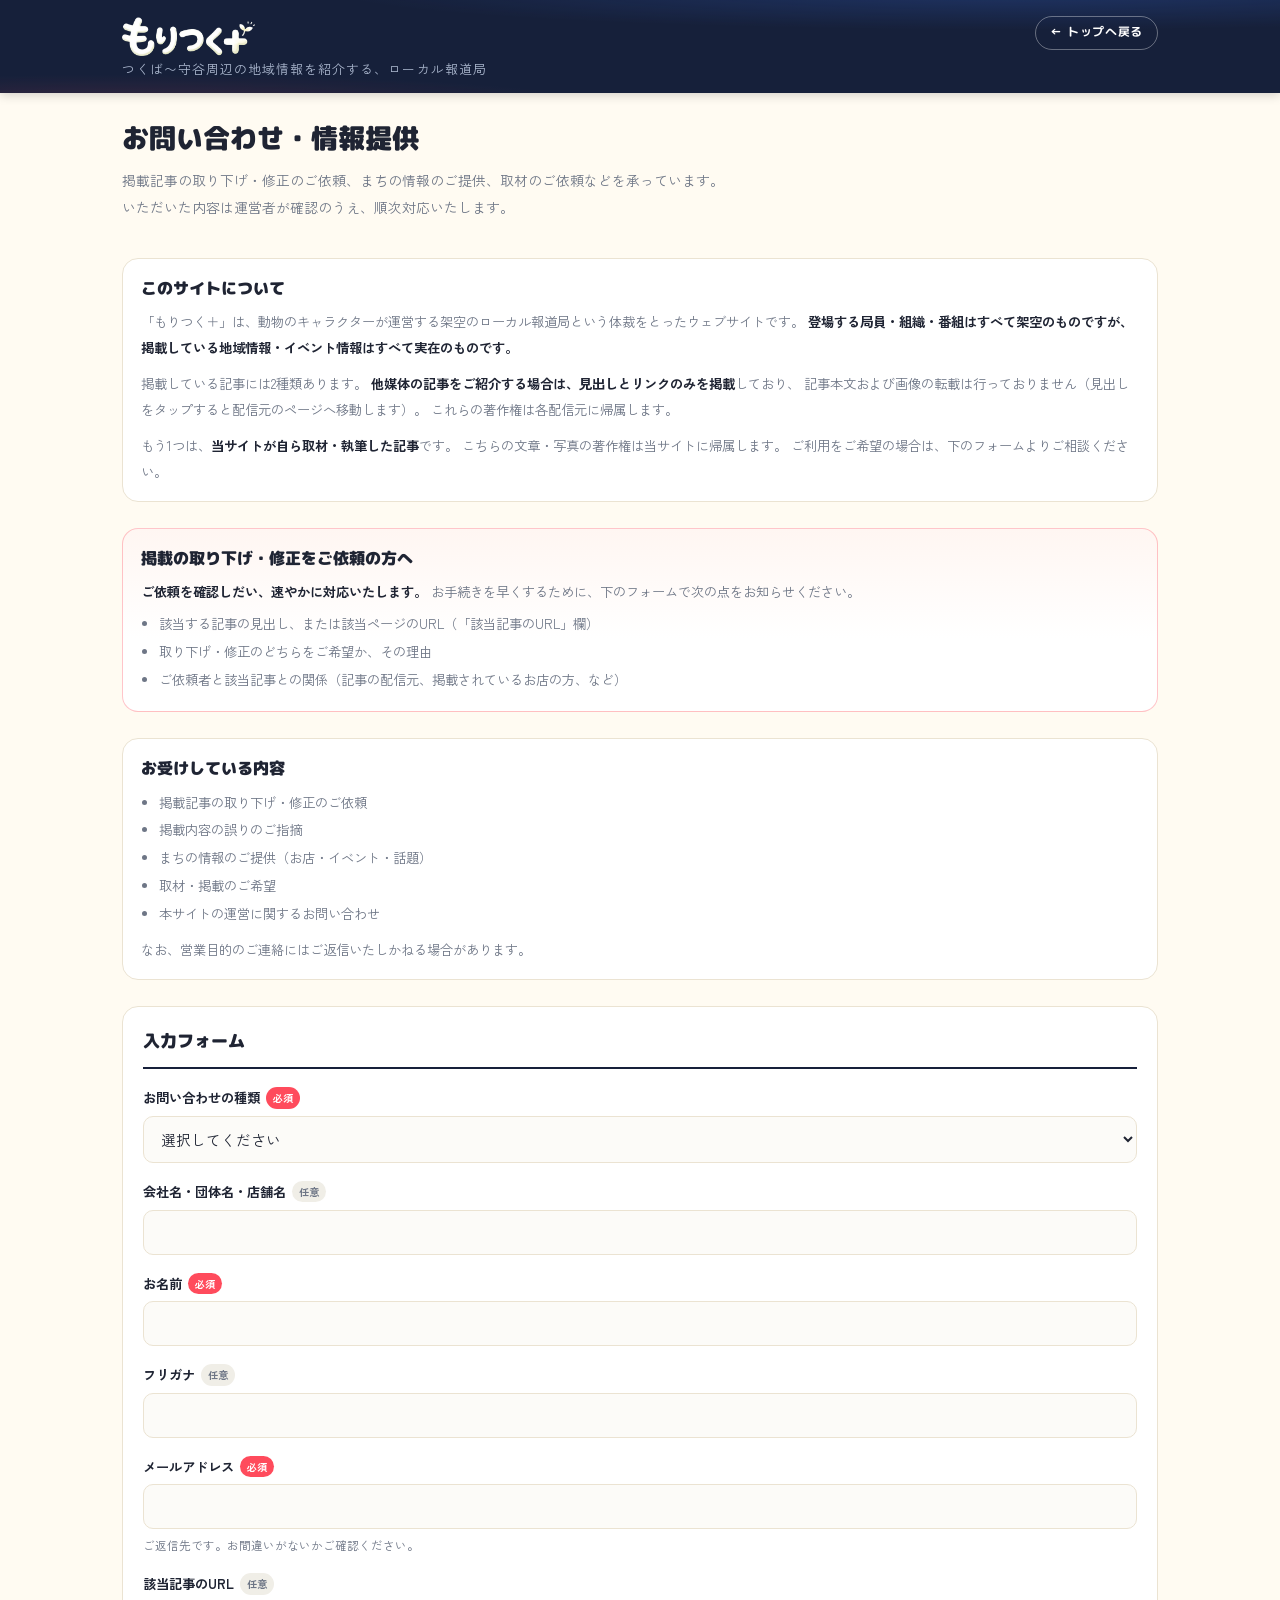
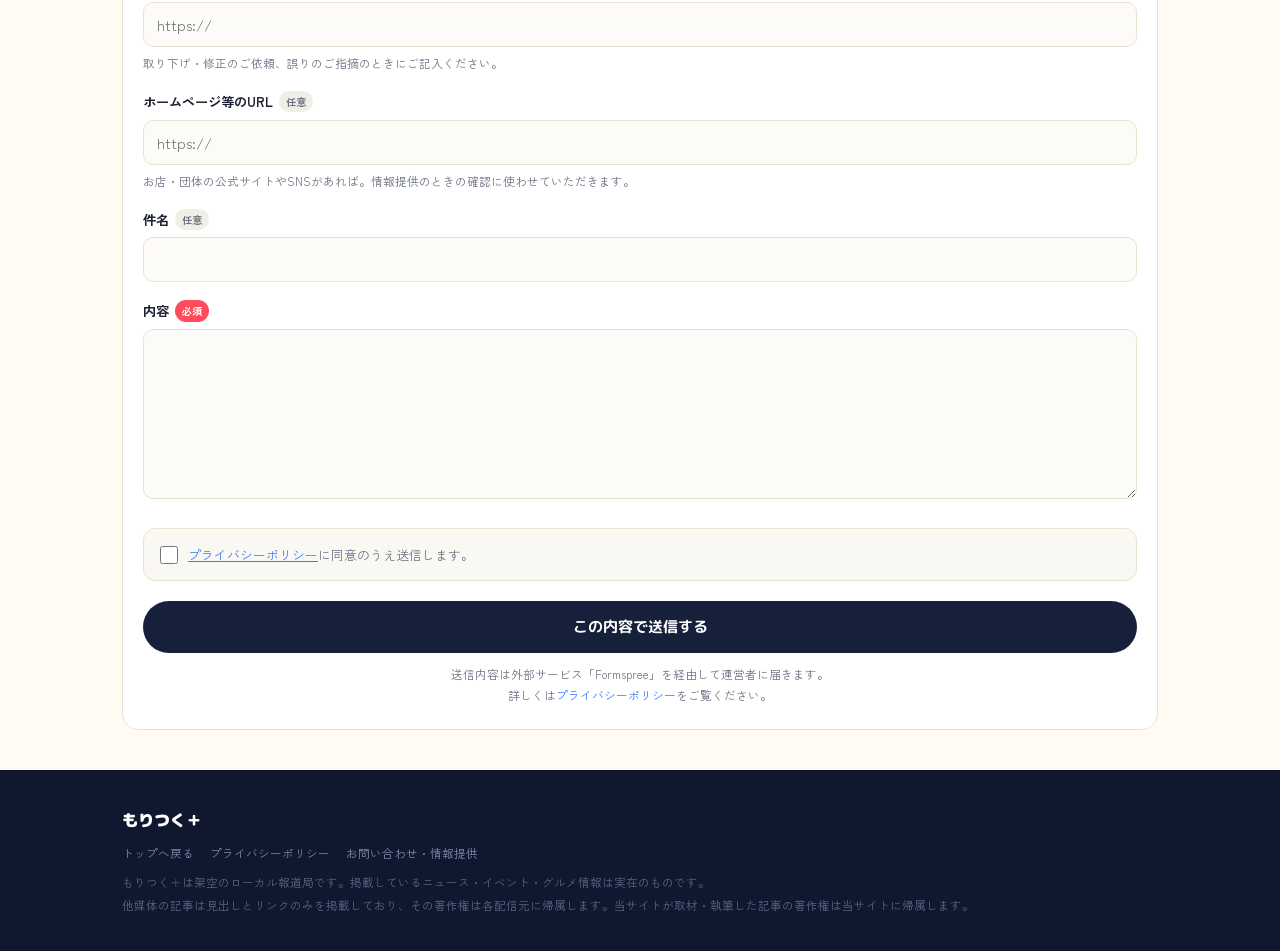
<file: contact.html>
<!DOCTYPE html>
<!-- もりつく＋ お問い合わせ・情報提供（2026-08-04 新設）
     送信先（Formspreeのエンドポイント）は設定済みです：https://formspree.io/f/xrpzzaar
     受信先メールアドレスを変えるときは、このファイルではなく
     Formspree の管理画面（Form Settings）で変更してください。

     送信の仕組み：Formspree（外部サービス）へ普通にフォーム送信し、
     終わったら contact.html?sent=1 に戻ってくる → 画面上部に完了メッセージが出る。
     JavaScriptに頼らないので、reCAPTCHAが出る場合でも確実に届きます。 -->
<html lang="ja">
<head>
<meta charset="UTF-8">
<meta name="viewport" content="width=device-width, initial-scale=1, viewport-fit=cover">
<title>お問い合わせ・情報提供 | もりつく＋</title>
<meta name="description" content="もりつく＋への、掲載記事の取り下げ・修正のご依頼、情報提供、取材のご依頼などのお問い合わせ窓口です。">
<meta name="theme-color" content="#16203A">
<link rel="manifest" href="manifest.json">
<link rel="apple-touch-icon" href="icons/icon-192.png">
<link rel="preconnect" href="https://fonts.googleapis.com">
<link rel="preconnect" href="https://fonts.gstatic.com" crossorigin>
<link href="https://fonts.googleapis.com/css2?family=M+PLUS+Rounded+1c:wght@500;700;900&family=Zen+Kaku+Gothic+New:wght@400;500;700&display=swap" rel="stylesheet">
<link rel="stylesheet" href="css/style.css">
<style>
/* ===== お問い合わせページ専用（このページだけで使うスタイル） =====
   events.html / manga.html と同じく、CSSもJSもこの1ファイルに閉じ込めています。
   共有ファイル（style.css / app.js）を増やさないための作りです。 */

/* 戻るボタン（events.html の .ev-back と同じ見た目） */
.doc-back {
  display: inline-flex; align-items: center; gap: 6px;
  flex-shrink: 0; margin-top: 2px;
  padding: 6px 14px; border-radius: 999px;
  border: 1.5px solid rgba(255,255,255,0.35);
  color: #fff; font-family: "M PLUS Rounded 1c", sans-serif;
  font-weight: 700; font-size: 0.72rem; letter-spacing: 0.06em;
  white-space: nowrap;
}
.doc-back:hover { background: rgba(255,255,255,0.12); }

.doc-hero { padding: 26px 0 4px; }
.doc-hero h1 {
  font-family: "M PLUS Rounded 1c", sans-serif;
  font-weight: 900; font-size: 1.7rem; color: var(--ink); line-height: 1.4;
}
.doc-hero .lead {
  margin-top: 10px; font-size: 0.86rem; color: var(--ink-sub);
  line-height: 1.9; max-width: 44em;
}

.doc-body { padding: 8px 0 40px; }
.doc-body .wrap > * + * { margin-top: 26px; }

/* 説明ブロック */
.note-box {
  border: 1.5px solid var(--paper-line); border-radius: var(--radius);
  background: #fff; padding: 16px 18px;
}
.note-box h2 {
  font-family: "M PLUS Rounded 1c", sans-serif;
  font-weight: 900; font-size: 0.98rem; color: var(--ink); margin-bottom: 8px;
}
.note-box p, .note-box li { font-size: 0.83rem; color: var(--ink-sub); line-height: 1.95; }
.note-box ul { margin: 6px 0 0 1.1em; }
.note-box li { margin-bottom: 2px; }
.note-box strong { color: var(--ink); font-weight: 700; }

/* 取り下げ依頼の目立たせ枠 */
.note-box.urgent {
  border-color: rgba(255,75,92,0.32);
  background: linear-gradient(180deg, #FFF6F2, #fff 60%);
}

/* 送信完了メッセージ */
#sentMsg {
  border: 1.5px solid var(--c-moriya); border-radius: var(--radius);
  background: #F1FAF5; padding: 16px 18px;
}
#sentMsg[hidden] { display: none; }
#sentMsg .t {
  font-family: "M PLUS Rounded 1c", sans-serif;
  font-weight: 900; font-size: 1rem; color: var(--c-moriya); margin-bottom: 6px;
}
#sentMsg p { font-size: 0.83rem; color: var(--ink-sub); line-height: 1.95; }

/* ===== フォーム ===== */
.form-card {
  border: 1.5px solid var(--paper-line); border-radius: var(--radius);
  background: #fff; padding: 20px 20px 24px;
}
.form-card .fc-head {
  font-family: "M PLUS Rounded 1c", sans-serif;
  font-weight: 900; font-size: 1.05rem; color: var(--ink);
  padding-bottom: 12px; margin-bottom: 18px;
  border-bottom: 2px solid var(--studio);
}
.field + .field { margin-top: 18px; }
.field label {
  display: block; font-size: 0.83rem; font-weight: 700;
  color: var(--ink); margin-bottom: 6px;
}
.req, .opt {
  display: inline-block; margin-left: 6px; vertical-align: 1px;
  font-size: 0.64rem; font-weight: 700; padding: 2px 7px; border-radius: 999px;
}
.req { background: var(--onair); color: #fff; }
.opt { background: #F0EEE7; color: var(--ink-sub); }
.field .hint { font-size: 0.73rem; color: var(--ink-sub); line-height: 1.8; margin-top: 5px; }

.field input[type="text"],
.field input[type="email"],
.field input[type="url"],
.field select,
.field textarea {
  width: 100%; box-sizing: border-box;
  border: 1.5px solid var(--paper-line); border-radius: 10px;
  padding: 11px 13px; font-size: 0.92rem; font-family: inherit;
  color: var(--ink); background: #FCFBF8;
}
.field textarea { min-height: 170px; resize: vertical; line-height: 1.8; }
.field input:focus, .field select:focus, .field textarea:focus {
  outline: none; border-color: var(--c-tsukuba); background: #fff;
}

/* 同意チェック */
.agree {
  margin-top: 22px; padding: 14px 16px;
  border: 1.5px solid var(--paper-line); border-radius: 12px; background: #FAF8F3;
  display: flex; gap: 10px; align-items: flex-start;
}
.agree input { margin-top: 3px; width: 18px; height: 18px; flex-shrink: 0; }
.agree span { font-size: 0.8rem; color: var(--ink-sub); line-height: 1.8; }
.agree a { color: var(--c-tsukuba); text-decoration: underline; }

.send-btn {
  margin-top: 20px; width: 100%;
  background: var(--studio); color: #fff; border: none; border-radius: 999px;
  padding: 15px 20px; font-size: 0.95rem; font-weight: 700;
  font-family: "M PLUS Rounded 1c", sans-serif; cursor: pointer;
}
.send-btn:hover { background: #22304F; }
.send-note { margin-top: 10px; font-size: 0.73rem; color: var(--ink-sub); line-height: 1.8; text-align: center; }

/* ハニーポット：人には見えない。ボットだけが埋めるので迷惑投稿の判別に使う */
.hp { position: absolute; left: -9999px; width: 1px; height: 1px; overflow: hidden; }

@media (max-width: 640px) {
  .doc-hero h1 { font-size: 1.35rem; }
  .form-card { padding: 16px 15px 20px; }
  .note-box { padding: 14px 15px; }
}
</style>
<!-- このページの正式なURL。/ と /index.html のように同じ内容が2つのURLで
     開ける状態を、検索エンジンに「こちらが正規」と伝えるための指定。 -->
<link rel="canonical" href="https://moritsuku.net/contact.html">

<!-- Googleアナリティクス（GA4）測定ID: G-9P2HYHM9KE
     訪問者数やよく読まれたページを把握するためのもの。個人を特定する情報は取得していない。
     説明は privacy.html の第4章（アクセス解析ツール）と第5章（外部送信）に記載済み。
     ※局内専用ツール（desk / add-article / add-event / add-manga）には入れないこと。
        自分の作業アクセスが数字に混ざってしまうため。 -->
<script>
(function () {
  /* 端末ごとのアクセス解析オフスイッチ。
     ?ga=off を付けて一度開くと、その端末（ブラウザ）では以後カウントされない。
       例）https://moritsuku.net/?ga=off
     元に戻すときは ?ga=on を付けて開く。
       例）https://moritsuku.net/?ga=on
     スマホのモバイル回線はアクセスのたびにIPが変わり、GA側のIP除外が効かないため、
     サイト側で覚えておく方式にしている。設定はその端末のブラウザにだけ保存される。 */
  var off = false;
  try {
    var p = new URLSearchParams(location.search).get('ga');
    if (p === 'off') localStorage.setItem('mk_ga_off', '1');
    if (p === 'on')  localStorage.removeItem('mk_ga_off');
    off = localStorage.getItem('mk_ga_off') === '1';
  } catch (e) { /* localStorageが使えない環境ではそのまま計測する */ }
  if (off) return;

  window.dataLayer = window.dataLayer || [];
  window.gtag = function () { dataLayer.push(arguments); };
  gtag('js', new Date());
  gtag('config', 'G-9P2HYHM9KE');

  var s = document.createElement('script');
  s.async = true;
  s.src = 'https://www.googletagmanager.com/gtag/js?id=G-9P2HYHM9KE';
  document.head.appendChild(s);
})();
</script>
</head>
<body>

<header class="studio-head">
  <div class="wrap">
    <div class="head-top">
      <div class="brand">
        <a href="./"><h1 class="logo"><img src="images/logo-moritsuku.webp" alt="もりつく＋" width="459" height="144"></h1></a>
        <div class="tagline">つくば〜守谷周辺の地域情報を紹介する、ローカル報道局</div>
      </div>
      <a class="doc-back" href="./">← トップへ戻る</a>
    </div>
  </div>
</header>

<section class="doc-hero">
  <div class="wrap">
    <h1>お問い合わせ・情報提供</h1>
    <p class="lead">
      掲載記事の取り下げ・修正のご依頼、まちの情報のご提供、取材のご依頼などを承っています。
      いただいた内容は運営者が確認のうえ、順次対応いたします。
    </p>
  </div>
</section>

<section class="doc-body">
  <div class="wrap">

    <!-- 送信が終わって戻ってきたときだけ出る（?sent=1 が付いている場合） -->
    <div id="sentMsg" hidden>
      <div class="t">送信が完了しました</div>
      <p>
        お問い合わせありがとうございます。内容を確認のうえ、ご記入いただいたメールアドレス宛にご返信いたします。<br>
        個人で運営しているため、ご返信までにお時間をいただく場合があります。何卒ご了承ください。
      </p>
    </div>

    <div class="note-box">
      <h2>このサイトについて</h2>
      <p>
        「もりつく＋」は、動物のキャラクターが運営する架空のローカル報道局という体裁をとったウェブサイトです。
        <strong>登場する局員・組織・番組はすべて架空のものですが、掲載している地域情報・イベント情報はすべて実在のものです。</strong>
      </p>
      <p style="margin-top:10px;">
        掲載している記事には2種類あります。
        <strong>他媒体の記事をご紹介する場合は、見出しとリンクのみを掲載</strong>しており、
        記事本文および画像の転載は行っておりません（見出しをタップすると配信元のページへ移動します）。
        これらの著作権は各配信元に帰属します。
      </p>
      <p style="margin-top:10px;">
        もう1つは、<strong>当サイトが自ら取材・執筆した記事</strong>です。
        こちらの文章・写真の著作権は当サイトに帰属します。
        ご利用をご希望の場合は、下のフォームよりご相談ください。
      </p>
    </div>

    <div class="note-box urgent">
      <h2>掲載の取り下げ・修正をご依頼の方へ</h2>
      <p>
        <strong>ご依頼を確認しだい、速やかに対応いたします。</strong>
        お手続きを早くするために、下のフォームで次の点をお知らせください。
      </p>
      <ul>
        <li>該当する記事の見出し、または該当ページのURL（「該当記事のURL」欄）</li>
        <li>取り下げ・修正のどちらをご希望か、その理由</li>
        <li>ご依頼者と該当記事との関係（記事の配信元、掲載されているお店の方、など）</li>
      </ul>
    </div>

    <div class="note-box">
      <h2>お受けしている内容</h2>
      <ul>
        <li>掲載記事の取り下げ・修正のご依頼</li>
        <li>掲載内容の誤りのご指摘</li>
        <li>まちの情報のご提供（お店・イベント・話題）</li>
        <li>取材・掲載のご希望</li>
        <li>本サイトの運営に関するお問い合わせ</li>
      </ul>
      <p style="margin-top:10px;">
        なお、営業目的のご連絡にはご返信いたしかねる場合があります。
      </p>
    </div>

    <!-- ===== 入力フォーム ===== -->
    <form class="form-card" id="contactForm"
          action="https://formspree.io/f/xrpzzaar"
          method="POST">

      <div class="fc-head">入力フォーム</div>

      <!-- 送信後の戻り先。Formspreeがこのページへ ?sent=1 付きで戻してくれる -->
      <input type="hidden" name="_next" value="https://moritsuku.net/contact.html?sent=1">
      <!-- 届くメールの件名。中身は送信時にJSが差し替える -->
      <input type="hidden" name="_subject" id="mailSubject" value="もりつく＋ お問い合わせ">

      <div class="field">
        <label for="f_type">お問い合わせの種類<span class="req">必須</span></label>
        <select id="f_type" name="お問い合わせの種類" required>
          <option value="">選択してください</option>
          <option value="掲載の取り下げ・修正のご依頼">掲載の取り下げ・修正のご依頼</option>
          <option value="掲載内容の誤りのご指摘">掲載内容の誤りのご指摘</option>
          <option value="情報提供（お店・イベント・話題）">情報提供（お店・イベント・話題）</option>
          <option value="取材・掲載のご希望">取材・掲載のご希望</option>
          <option value="その他">その他</option>
        </select>
      </div>

      <div class="field">
        <label for="f_org">会社名・団体名・店舗名<span class="opt">任意</span></label>
        <input type="text" id="f_org" name="会社名・団体名・店舗名" autocomplete="organization">
      </div>

      <div class="field">
        <label for="f_name">お名前<span class="req">必須</span></label>
        <input type="text" id="f_name" name="お名前" required autocomplete="name">
      </div>

      <div class="field">
        <label for="f_kana">フリガナ<span class="opt">任意</span></label>
        <input type="text" id="f_kana" name="フリガナ">
      </div>

      <div class="field">
        <label for="f_email">メールアドレス<span class="req">必須</span></label>
        <input type="email" id="f_email" name="メールアドレス" required autocomplete="email">
        <div class="hint">ご返信先です。お間違いがないかご確認ください。</div>
      </div>

      <div class="field">
        <label for="f_article">該当記事のURL<span class="opt">任意</span></label>
        <input type="url" id="f_article" name="該当記事のURL" placeholder="https://">
        <div class="hint">取り下げ・修正のご依頼、誤りのご指摘のときにご記入ください。</div>
      </div>

      <div class="field">
        <label for="f_site">ホームページ等のURL<span class="opt">任意</span></label>
        <input type="url" id="f_site" name="ホームページ等のURL" placeholder="https://">
        <div class="hint">お店・団体の公式サイトやSNSがあれば。情報提供のときの確認に使わせていただきます。</div>
      </div>

      <div class="field">
        <label for="f_subject">件名<span class="opt">任意</span></label>
        <input type="text" id="f_subject" name="件名">
      </div>

      <div class="field">
        <label for="f_body">内容<span class="req">必須</span></label>
        <textarea id="f_body" name="内容" required></textarea>
      </div>

      <!-- ボットよけ。人間には見えない欄なので、埋まっていたら迷惑投稿と判断される -->
      <div class="hp" aria-hidden="true">
        <label>この欄は入力しないでください <input type="text" name="_gotcha" tabindex="-1" autocomplete="off"></label>
      </div>

      <label class="agree" for="f_agree">
        <input type="checkbox" id="f_agree" required>
        <span><a href="privacy.html">プライバシーポリシー</a>に同意のうえ送信します。</span>
      </label>

      <button type="submit" class="send-btn">この内容で送信する</button>
      <div class="send-note">
        送信内容は外部サービス「Formspree」を経由して運営者に届きます。<br>
        詳しくは<a href="privacy.html" style="color:var(--c-tsukuba);">プライバシーポリシー</a>をご覧ください。
      </div>
    </form>

  </div>
</section>

<footer>
  <div class="wrap">
    <div class="f-logo">もりつく＋</div>
    <div class="links">
      <a href="./">トップへ戻る</a><a href="privacy.html">プライバシーポリシー</a><a href="contact.html">お問い合わせ・情報提供</a>
    </div>
    <div class="disc">
      もりつく＋は架空のローカル報道局です。掲載しているニュース・イベント・グルメ情報は実在のものです。<br>
      他媒体の記事は見出しとリンクのみを掲載しており、その著作権は各配信元に帰属します。当サイトが取材・執筆した記事の著作権は当サイトに帰属します。
    </div>
  </div>
</footer>

<script>
(function () {
  /* ① 送信が終わって戻ってきたとき（?sent=1）だけ、完了メッセージを出して上へスクロールする */
  if (new URLSearchParams(location.search).get("sent") === "1") {
    var box = document.getElementById("sentMsg");
    if (box) {
      box.hidden = false;
      window.scrollTo({ top: 0, behavior: "auto" });
    }
    /* アドレスバーから ?sent=1 を消す。リロードで再表示されるのを防ぐため */
    if (history.replaceState) history.replaceState(null, "", location.pathname);
  }

  /* ② 届くメールの件名を「種類＋お名前」にして、受信箱で見分けやすくする */
  var form = document.getElementById("contactForm");
  if (!form) return;
  form.addEventListener("submit", function () {
    var type = document.getElementById("f_type").value || "お問い合わせ";
    var name = document.getElementById("f_name").value || "";
    document.getElementById("mailSubject").value =
      "【もりつく＋】" + type + (name ? "／" + name + " 様" : "");
  });
})();
</script>

</body>
</html>
</file>
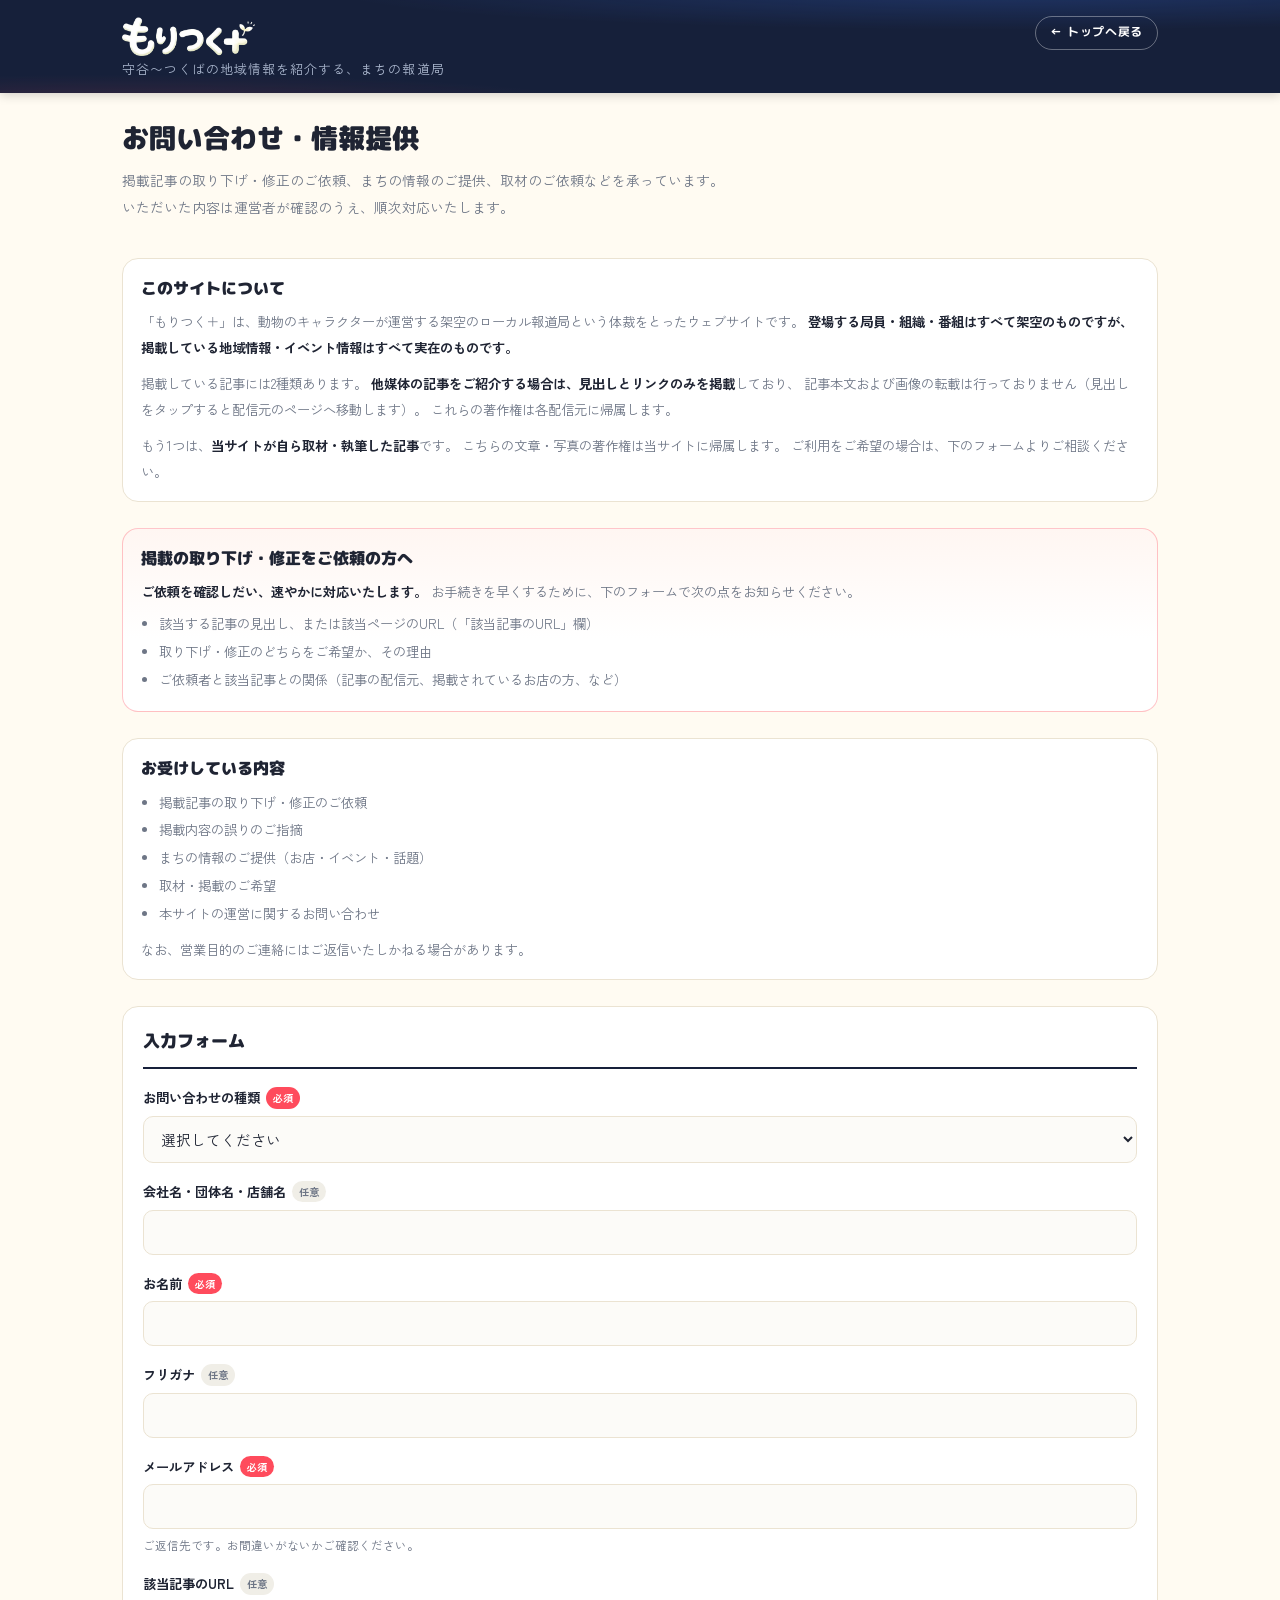
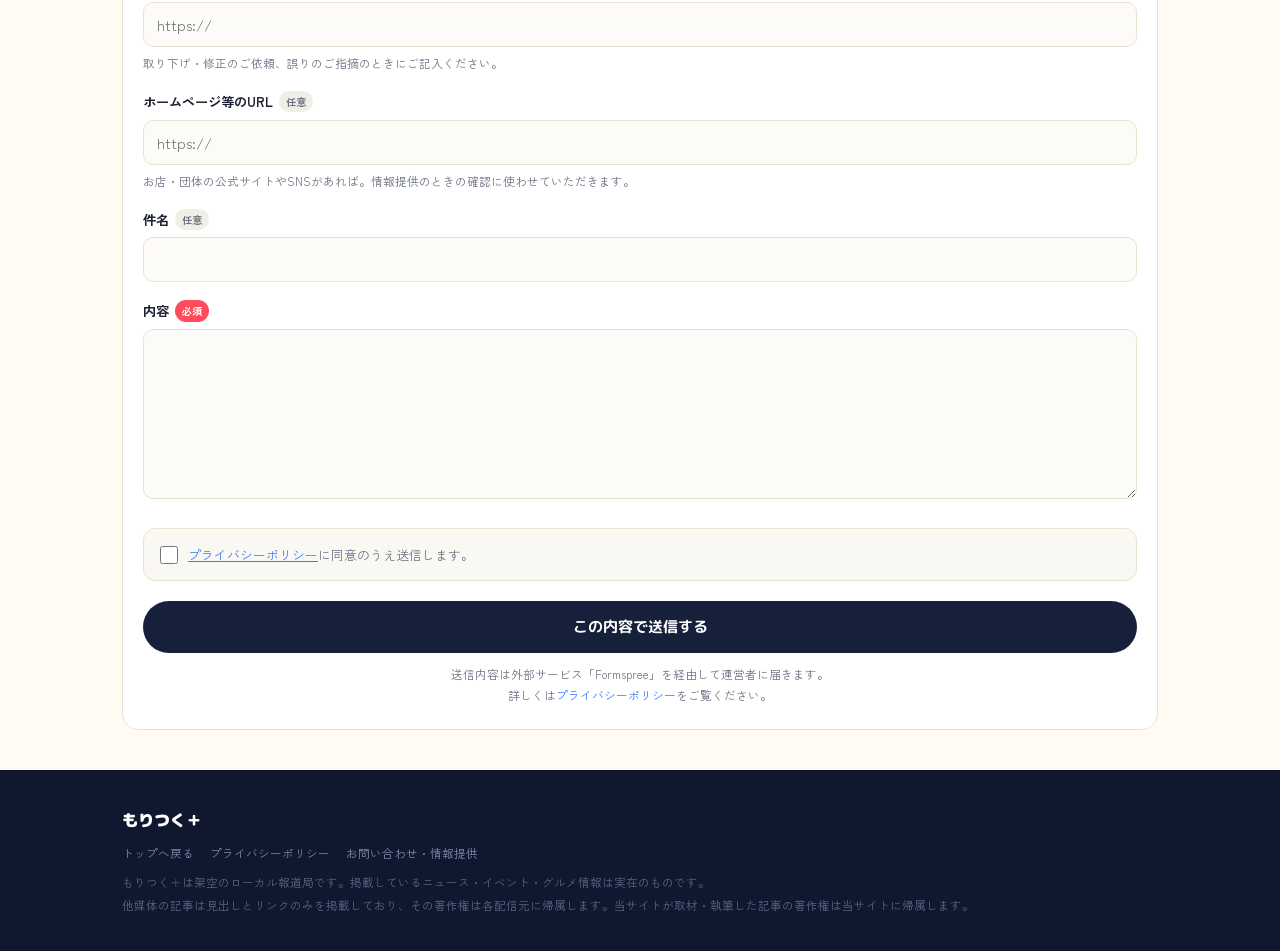
<file: contact_1.html>
<!DOCTYPE html>
<!-- もりつく＋ お問い合わせ・情報提供（2026-08-04 新設）
     送信先（Formspreeのエンドポイント）は設定済みです：https://formspree.io/f/xrpzzaar
     受信先メールアドレスを変えるときは、このファイルではなく
     Formspree の管理画面（Form Settings）で変更してください。

     送信の仕組み：Formspree（外部サービス）へ普通にフォーム送信し、
     終わったら contact.html?sent=1 に戻ってくる → 画面上部に完了メッセージが出る。
     JavaScriptに頼らないので、reCAPTCHAが出る場合でも確実に届きます。 -->
<html lang="ja">
<head>
<meta charset="UTF-8">
<meta name="viewport" content="width=device-width, initial-scale=1, viewport-fit=cover">
<title>お問い合わせ・情報提供 | もりつく＋</title>
<meta name="description" content="もりつく＋への、掲載記事の取り下げ・修正のご依頼、情報提供、取材のご依頼などのお問い合わせ窓口です。">
<meta name="theme-color" content="#16203A">
<link rel="manifest" href="manifest.json">
<link rel="apple-touch-icon" href="icons/icon-192.png">
<link rel="preconnect" href="https://fonts.googleapis.com">
<link rel="preconnect" href="https://fonts.gstatic.com" crossorigin>
<link href="https://fonts.googleapis.com/css2?family=M+PLUS+Rounded+1c:wght@500;700;900&family=Zen+Kaku+Gothic+New:wght@400;500;700&display=swap" rel="stylesheet">
<link rel="stylesheet" href="css/style.css">
<style>
/* ===== お問い合わせページ専用（このページだけで使うスタイル） =====
   events.html / manga.html と同じく、CSSもJSもこの1ファイルに閉じ込めています。
   共有ファイル（style.css / app.js）を増やさないための作りです。 */

/* 戻るボタン（events.html の .ev-back と同じ見た目） */
.doc-back {
  display: inline-flex; align-items: center; gap: 6px;
  flex-shrink: 0; margin-top: 2px;
  padding: 6px 14px; border-radius: 999px;
  border: 1.5px solid rgba(255,255,255,0.35);
  color: #fff; font-family: "M PLUS Rounded 1c", sans-serif;
  font-weight: 700; font-size: 0.72rem; letter-spacing: 0.06em;
  white-space: nowrap;
}
.doc-back:hover { background: rgba(255,255,255,0.12); }

.doc-hero { padding: 26px 0 4px; }
.doc-hero h1 {
  font-family: "M PLUS Rounded 1c", sans-serif;
  font-weight: 900; font-size: 1.7rem; color: var(--ink); line-height: 1.4;
}
.doc-hero .lead {
  margin-top: 10px; font-size: 0.86rem; color: var(--ink-sub);
  line-height: 1.9; max-width: 44em;
}

.doc-body { padding: 8px 0 40px; }
.doc-body .wrap > * + * { margin-top: 26px; }

/* 説明ブロック */
.note-box {
  border: 1.5px solid var(--paper-line); border-radius: var(--radius);
  background: #fff; padding: 16px 18px;
}
.note-box h2 {
  font-family: "M PLUS Rounded 1c", sans-serif;
  font-weight: 900; font-size: 0.98rem; color: var(--ink); margin-bottom: 8px;
}
.note-box p, .note-box li { font-size: 0.83rem; color: var(--ink-sub); line-height: 1.95; }
.note-box ul { margin: 6px 0 0 1.1em; }
.note-box li { margin-bottom: 2px; }
.note-box strong { color: var(--ink); font-weight: 700; }

/* 取り下げ依頼の目立たせ枠 */
.note-box.urgent {
  border-color: rgba(255,75,92,0.32);
  background: linear-gradient(180deg, #FFF6F2, #fff 60%);
}

/* 送信完了メッセージ */
#sentMsg {
  border: 1.5px solid var(--c-moriya); border-radius: var(--radius);
  background: #F1FAF5; padding: 16px 18px;
}
#sentMsg[hidden] { display: none; }
#sentMsg .t {
  font-family: "M PLUS Rounded 1c", sans-serif;
  font-weight: 900; font-size: 1rem; color: var(--c-moriya); margin-bottom: 6px;
}
#sentMsg p { font-size: 0.83rem; color: var(--ink-sub); line-height: 1.95; }

/* ===== フォーム ===== */
.form-card {
  border: 1.5px solid var(--paper-line); border-radius: var(--radius);
  background: #fff; padding: 20px 20px 24px;
}
.form-card .fc-head {
  font-family: "M PLUS Rounded 1c", sans-serif;
  font-weight: 900; font-size: 1.05rem; color: var(--ink);
  padding-bottom: 12px; margin-bottom: 18px;
  border-bottom: 2px solid var(--studio);
}
.field + .field { margin-top: 18px; }
.field label {
  display: block; font-size: 0.83rem; font-weight: 700;
  color: var(--ink); margin-bottom: 6px;
}
.req, .opt {
  display: inline-block; margin-left: 6px; vertical-align: 1px;
  font-size: 0.64rem; font-weight: 700; padding: 2px 7px; border-radius: 999px;
}
.req { background: var(--onair); color: #fff; }
.opt { background: #F0EEE7; color: var(--ink-sub); }
.field .hint { font-size: 0.73rem; color: var(--ink-sub); line-height: 1.8; margin-top: 5px; }

.field input[type="text"],
.field input[type="email"],
.field input[type="url"],
.field select,
.field textarea {
  width: 100%; box-sizing: border-box;
  border: 1.5px solid var(--paper-line); border-radius: 10px;
  padding: 11px 13px; font-size: 0.92rem; font-family: inherit;
  color: var(--ink); background: #FCFBF8;
}
.field textarea { min-height: 170px; resize: vertical; line-height: 1.8; }
.field input:focus, .field select:focus, .field textarea:focus {
  outline: none; border-color: var(--c-tsukuba); background: #fff;
}

/* 同意チェック */
.agree {
  margin-top: 22px; padding: 14px 16px;
  border: 1.5px solid var(--paper-line); border-radius: 12px; background: #FAF8F3;
  display: flex; gap: 10px; align-items: flex-start;
}
.agree input { margin-top: 3px; width: 18px; height: 18px; flex-shrink: 0; }
.agree span { font-size: 0.8rem; color: var(--ink-sub); line-height: 1.8; }
.agree a { color: var(--c-tsukuba); text-decoration: underline; }

.send-btn {
  margin-top: 20px; width: 100%;
  background: var(--studio); color: #fff; border: none; border-radius: 999px;
  padding: 15px 20px; font-size: 0.95rem; font-weight: 700;
  font-family: "M PLUS Rounded 1c", sans-serif; cursor: pointer;
}
.send-btn:hover { background: #22304F; }
.send-note { margin-top: 10px; font-size: 0.73rem; color: var(--ink-sub); line-height: 1.8; text-align: center; }

/* ハニーポット：人には見えない。ボットだけが埋めるので迷惑投稿の判別に使う */
.hp { position: absolute; left: -9999px; width: 1px; height: 1px; overflow: hidden; }

@media (max-width: 640px) {
  .doc-hero h1 { font-size: 1.35rem; }
  .form-card { padding: 16px 15px 20px; }
  .note-box { padding: 14px 15px; }
}
</style>
<!-- このページの正式なURL。/ と /index.html のように同じ内容が2つのURLで
     開ける状態を、検索エンジンに「こちらが正規」と伝えるための指定。 -->
<link rel="canonical" href="https://moritsuku.net/contact.html">

<!-- Googleアナリティクス（GA4）測定ID: G-9P2HYHM9KE
     訪問者数やよく読まれたページを把握するためのもの。個人を特定する情報は取得していない。
     説明は privacy.html の第4章（アクセス解析ツール）と第5章（外部送信）に記載済み。
     ※局内専用ツール（desk / add-article / add-event / add-manga）には入れないこと。
        自分の作業アクセスが数字に混ざってしまうため。 -->
<script>
(function () {
  /* 端末ごとのアクセス解析オフスイッチ。
     ?ga=off を付けて一度開くと、その端末（ブラウザ）では以後カウントされない。
       例）https://moritsuku.net/?ga=off
     元に戻すときは ?ga=on を付けて開く。
       例）https://moritsuku.net/?ga=on
     スマホのモバイル回線はアクセスのたびにIPが変わり、GA側のIP除外が効かないため、
     サイト側で覚えておく方式にしている。設定はその端末のブラウザにだけ保存される。 */
  var off = false;
  try {
    var p = new URLSearchParams(location.search).get('ga');
    if (p === 'off') localStorage.setItem('mk_ga_off', '1');
    if (p === 'on')  localStorage.removeItem('mk_ga_off');
    off = localStorage.getItem('mk_ga_off') === '1';
  } catch (e) { /* localStorageが使えない環境ではそのまま計測する */ }
  if (off) return;

  window.dataLayer = window.dataLayer || [];
  window.gtag = function () { dataLayer.push(arguments); };
  gtag('js', new Date());
  gtag('config', 'G-9P2HYHM9KE');

  var s = document.createElement('script');
  s.async = true;
  s.src = 'https://www.googletagmanager.com/gtag/js?id=G-9P2HYHM9KE';
  document.head.appendChild(s);
})();
</script>
</head>
<body>

<header class="studio-head">
  <div class="wrap">
    <div class="head-top">
      <div class="brand">
        <a href="./"><h1 class="logo"><img src="images/logo-moritsuku.webp" alt="もりつく＋" width="459" height="144"></h1></a>
        <div class="tagline">守谷〜つくばの地域情報を紹介する、まちの報道局</div>
      </div>
      <a class="doc-back" href="./">← トップへ戻る</a>
    </div>
  </div>
</header>

<section class="doc-hero">
  <div class="wrap">
    <h1>お問い合わせ・情報提供</h1>
    <p class="lead">
      掲載記事の取り下げ・修正のご依頼、まちの情報のご提供、取材のご依頼などを承っています。
      いただいた内容は運営者が確認のうえ、順次対応いたします。
    </p>
  </div>
</section>

<section class="doc-body">
  <div class="wrap">

    <!-- 送信が終わって戻ってきたときだけ出る（?sent=1 が付いている場合） -->
    <div id="sentMsg" hidden>
      <div class="t">送信が完了しました</div>
      <p>
        お問い合わせありがとうございます。内容を確認のうえ、ご記入いただいたメールアドレス宛にご返信いたします。<br>
        個人で運営しているため、ご返信までにお時間をいただく場合があります。何卒ご了承ください。
      </p>
    </div>

    <div class="note-box">
      <h2>このサイトについて</h2>
      <p>
        「もりつく＋」は、動物のキャラクターが運営する架空のローカル報道局という体裁をとったウェブサイトです。
        <strong>登場する局員・組織・番組はすべて架空のものですが、掲載している地域情報・イベント情報はすべて実在のものです。</strong>
      </p>
      <p style="margin-top:10px;">
        掲載している記事には2種類あります。
        <strong>他媒体の記事をご紹介する場合は、見出しとリンクのみを掲載</strong>しており、
        記事本文および画像の転載は行っておりません（見出しをタップすると配信元のページへ移動します）。
        これらの著作権は各配信元に帰属します。
      </p>
      <p style="margin-top:10px;">
        もう1つは、<strong>当サイトが自ら取材・執筆した記事</strong>です。
        こちらの文章・写真の著作権は当サイトに帰属します。
        ご利用をご希望の場合は、下のフォームよりご相談ください。
      </p>
    </div>

    <div class="note-box urgent">
      <h2>掲載の取り下げ・修正をご依頼の方へ</h2>
      <p>
        <strong>ご依頼を確認しだい、速やかに対応いたします。</strong>
        お手続きを早くするために、下のフォームで次の点をお知らせください。
      </p>
      <ul>
        <li>該当する記事の見出し、または該当ページのURL（「該当記事のURL」欄）</li>
        <li>取り下げ・修正のどちらをご希望か、その理由</li>
        <li>ご依頼者と該当記事との関係（記事の配信元、掲載されているお店の方、など）</li>
      </ul>
    </div>

    <div class="note-box">
      <h2>お受けしている内容</h2>
      <ul>
        <li>掲載記事の取り下げ・修正のご依頼</li>
        <li>掲載内容の誤りのご指摘</li>
        <li>まちの情報のご提供（お店・イベント・話題）</li>
        <li>取材・掲載のご希望</li>
        <li>本サイトの運営に関するお問い合わせ</li>
      </ul>
      <p style="margin-top:10px;">
        なお、営業目的のご連絡にはご返信いたしかねる場合があります。
      </p>
    </div>

    <!-- ===== 入力フォーム ===== -->
    <form class="form-card" id="contactForm"
          action="https://formspree.io/f/xrpzzaar"
          method="POST">

      <div class="fc-head">入力フォーム</div>

      <!-- 送信後の戻り先。Formspreeがこのページへ ?sent=1 付きで戻してくれる -->
      <input type="hidden" name="_next" value="https://moritsuku.net/contact.html?sent=1">
      <!-- 届くメールの件名。中身は送信時にJSが差し替える -->
      <input type="hidden" name="_subject" id="mailSubject" value="もりつく＋ お問い合わせ">

      <div class="field">
        <label for="f_type">お問い合わせの種類<span class="req">必須</span></label>
        <select id="f_type" name="お問い合わせの種類" required>
          <option value="">選択してください</option>
          <option value="掲載の取り下げ・修正のご依頼">掲載の取り下げ・修正のご依頼</option>
          <option value="掲載内容の誤りのご指摘">掲載内容の誤りのご指摘</option>
          <option value="情報提供（お店・イベント・話題）">情報提供（お店・イベント・話題）</option>
          <option value="取材・掲載のご希望">取材・掲載のご希望</option>
          <option value="その他">その他</option>
        </select>
      </div>

      <div class="field">
        <label for="f_org">会社名・団体名・店舗名<span class="opt">任意</span></label>
        <input type="text" id="f_org" name="会社名・団体名・店舗名" autocomplete="organization">
      </div>

      <div class="field">
        <label for="f_name">お名前<span class="req">必須</span></label>
        <input type="text" id="f_name" name="お名前" required autocomplete="name">
      </div>

      <div class="field">
        <label for="f_kana">フリガナ<span class="opt">任意</span></label>
        <input type="text" id="f_kana" name="フリガナ">
      </div>

      <div class="field">
        <label for="f_email">メールアドレス<span class="req">必須</span></label>
        <input type="email" id="f_email" name="メールアドレス" required autocomplete="email">
        <div class="hint">ご返信先です。お間違いがないかご確認ください。</div>
      </div>

      <div class="field">
        <label for="f_article">該当記事のURL<span class="opt">任意</span></label>
        <input type="url" id="f_article" name="該当記事のURL" placeholder="https://">
        <div class="hint">取り下げ・修正のご依頼、誤りのご指摘のときにご記入ください。</div>
      </div>

      <div class="field">
        <label for="f_site">ホームページ等のURL<span class="opt">任意</span></label>
        <input type="url" id="f_site" name="ホームページ等のURL" placeholder="https://">
        <div class="hint">お店・団体の公式サイトやSNSがあれば。情報提供のときの確認に使わせていただきます。</div>
      </div>

      <div class="field">
        <label for="f_subject">件名<span class="opt">任意</span></label>
        <input type="text" id="f_subject" name="件名">
      </div>

      <div class="field">
        <label for="f_body">内容<span class="req">必須</span></label>
        <textarea id="f_body" name="内容" required></textarea>
      </div>

      <!-- ボットよけ。人間には見えない欄なので、埋まっていたら迷惑投稿と判断される -->
      <div class="hp" aria-hidden="true">
        <label>この欄は入力しないでください <input type="text" name="_gotcha" tabindex="-1" autocomplete="off"></label>
      </div>

      <label class="agree" for="f_agree">
        <input type="checkbox" id="f_agree" required>
        <span><a href="privacy.html">プライバシーポリシー</a>に同意のうえ送信します。</span>
      </label>

      <button type="submit" class="send-btn">この内容で送信する</button>
      <div class="send-note">
        送信内容は外部サービス「Formspree」を経由して運営者に届きます。<br>
        詳しくは<a href="privacy.html" style="color:var(--c-tsukuba);">プライバシーポリシー</a>をご覧ください。
      </div>
    </form>

  </div>
</section>

<footer>
  <div class="wrap">
    <div class="f-logo">もりつく＋</div>
    <div class="links">
      <a href="./">トップへ戻る</a><a href="privacy.html">プライバシーポリシー</a><a href="contact.html">お問い合わせ・情報提供</a>
    </div>
    <div class="disc">
      もりつく＋は架空のローカル報道局です。掲載しているニュース・イベント・グルメ情報は実在のものです。<br>
      他媒体の記事は見出しとリンクのみを掲載しており、その著作権は各配信元に帰属します。当サイトが取材・執筆した記事の著作権は当サイトに帰属します。
    </div>
  </div>
</footer>

<script>
(function () {
  /* ① 送信が終わって戻ってきたとき（?sent=1）だけ、完了メッセージを出して上へスクロールする */
  if (new URLSearchParams(location.search).get("sent") === "1") {
    var box = document.getElementById("sentMsg");
    if (box) {
      box.hidden = false;
      window.scrollTo({ top: 0, behavior: "auto" });
    }
    /* アドレスバーから ?sent=1 を消す。リロードで再表示されるのを防ぐため */
    if (history.replaceState) history.replaceState(null, "", location.pathname);
  }

  /* ② 届くメールの件名を「種類＋お名前」にして、受信箱で見分けやすくする */
  var form = document.getElementById("contactForm");
  if (!form) return;
  form.addEventListener("submit", function () {
    var type = document.getElementById("f_type").value || "お問い合わせ";
    var name = document.getElementById("f_name").value || "";
    document.getElementById("mailSubject").value =
      "【もりつく＋】" + type + (name ? "／" + name + " 様" : "");
  });
})();
</script>

</body>
</html>
</file>
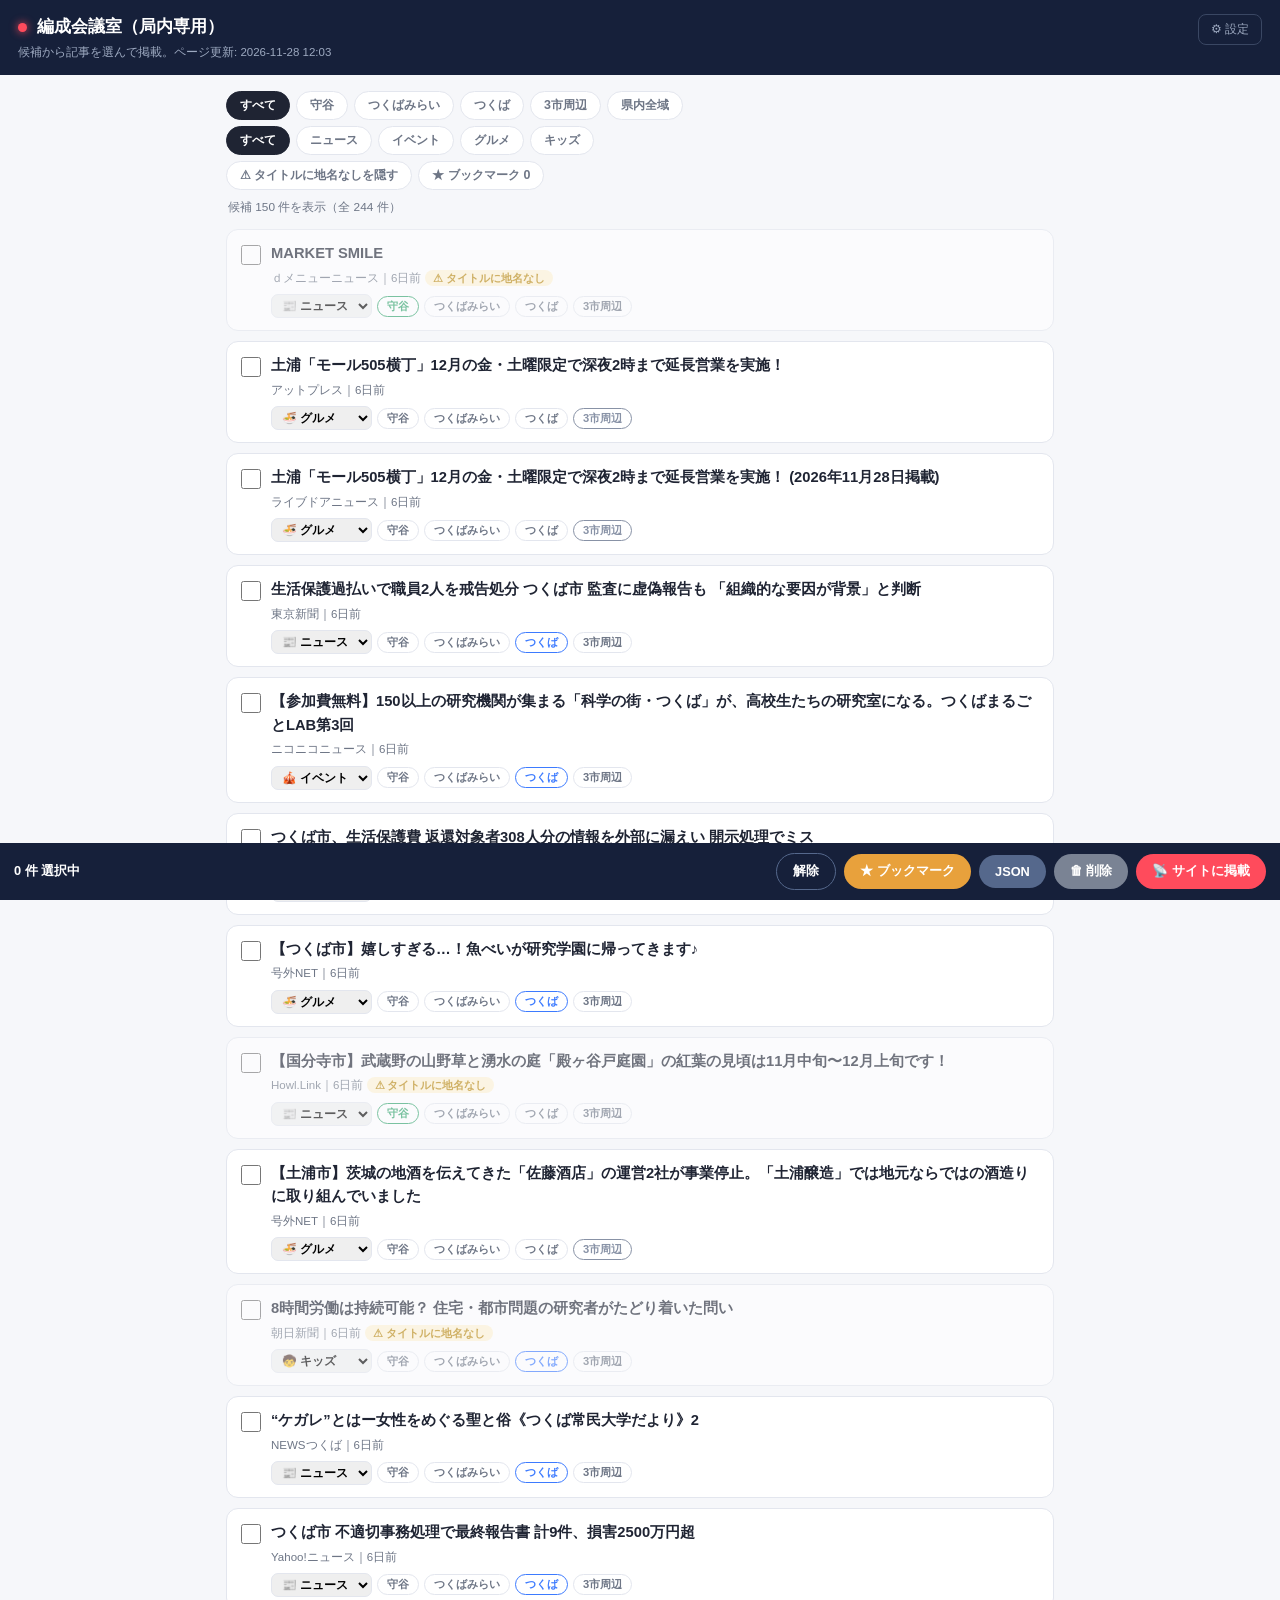
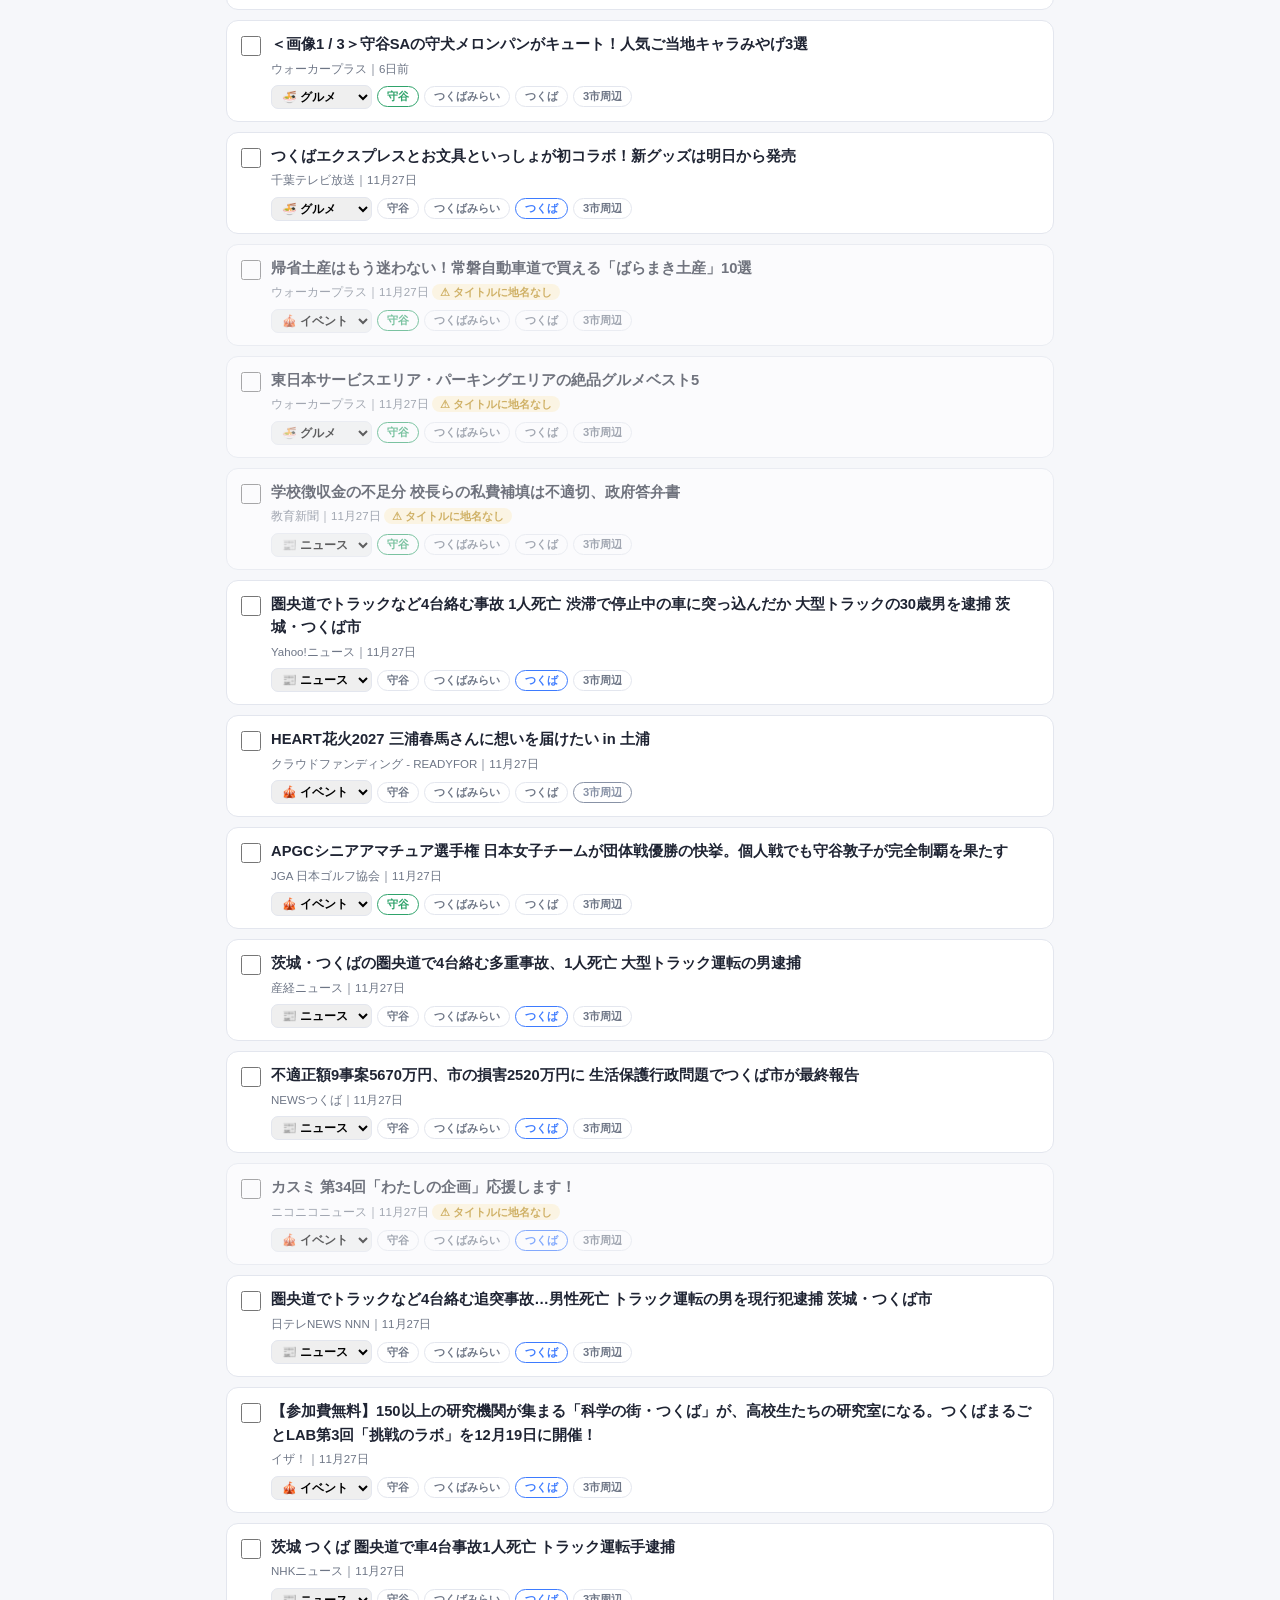
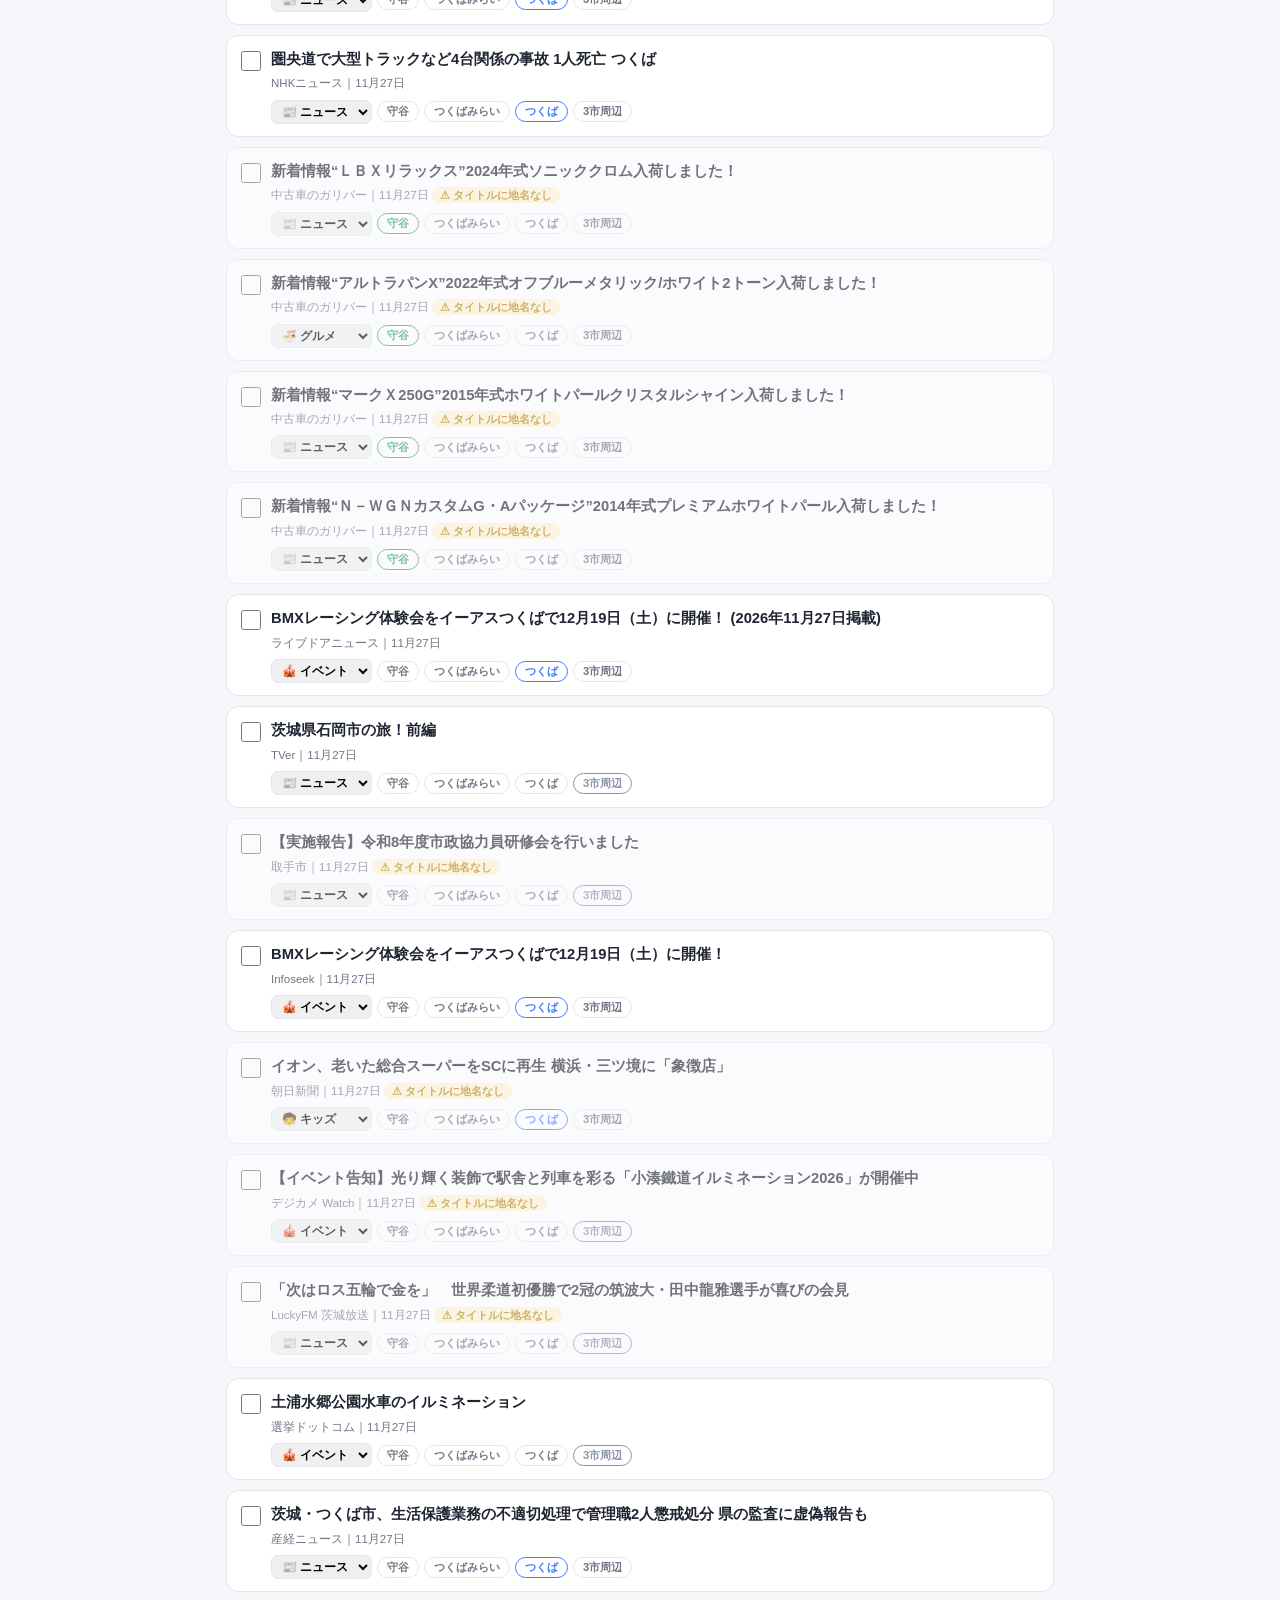
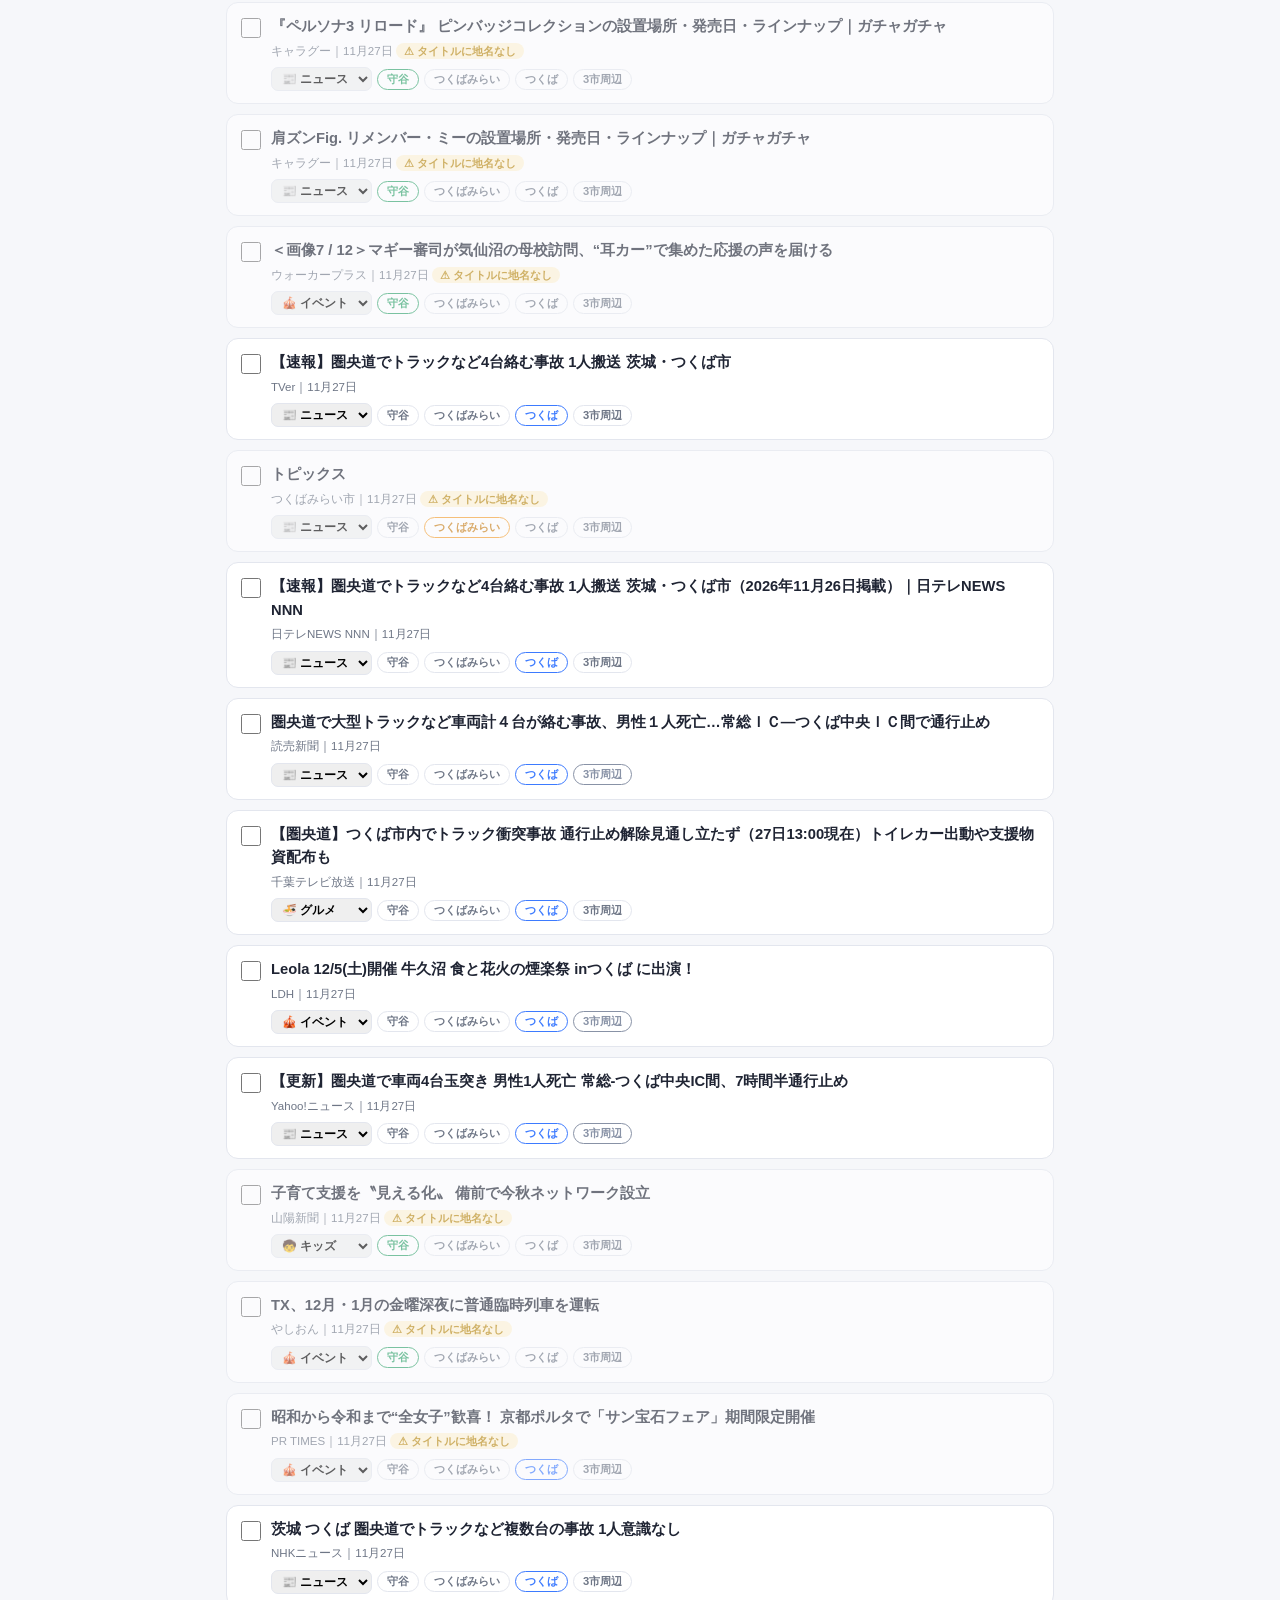
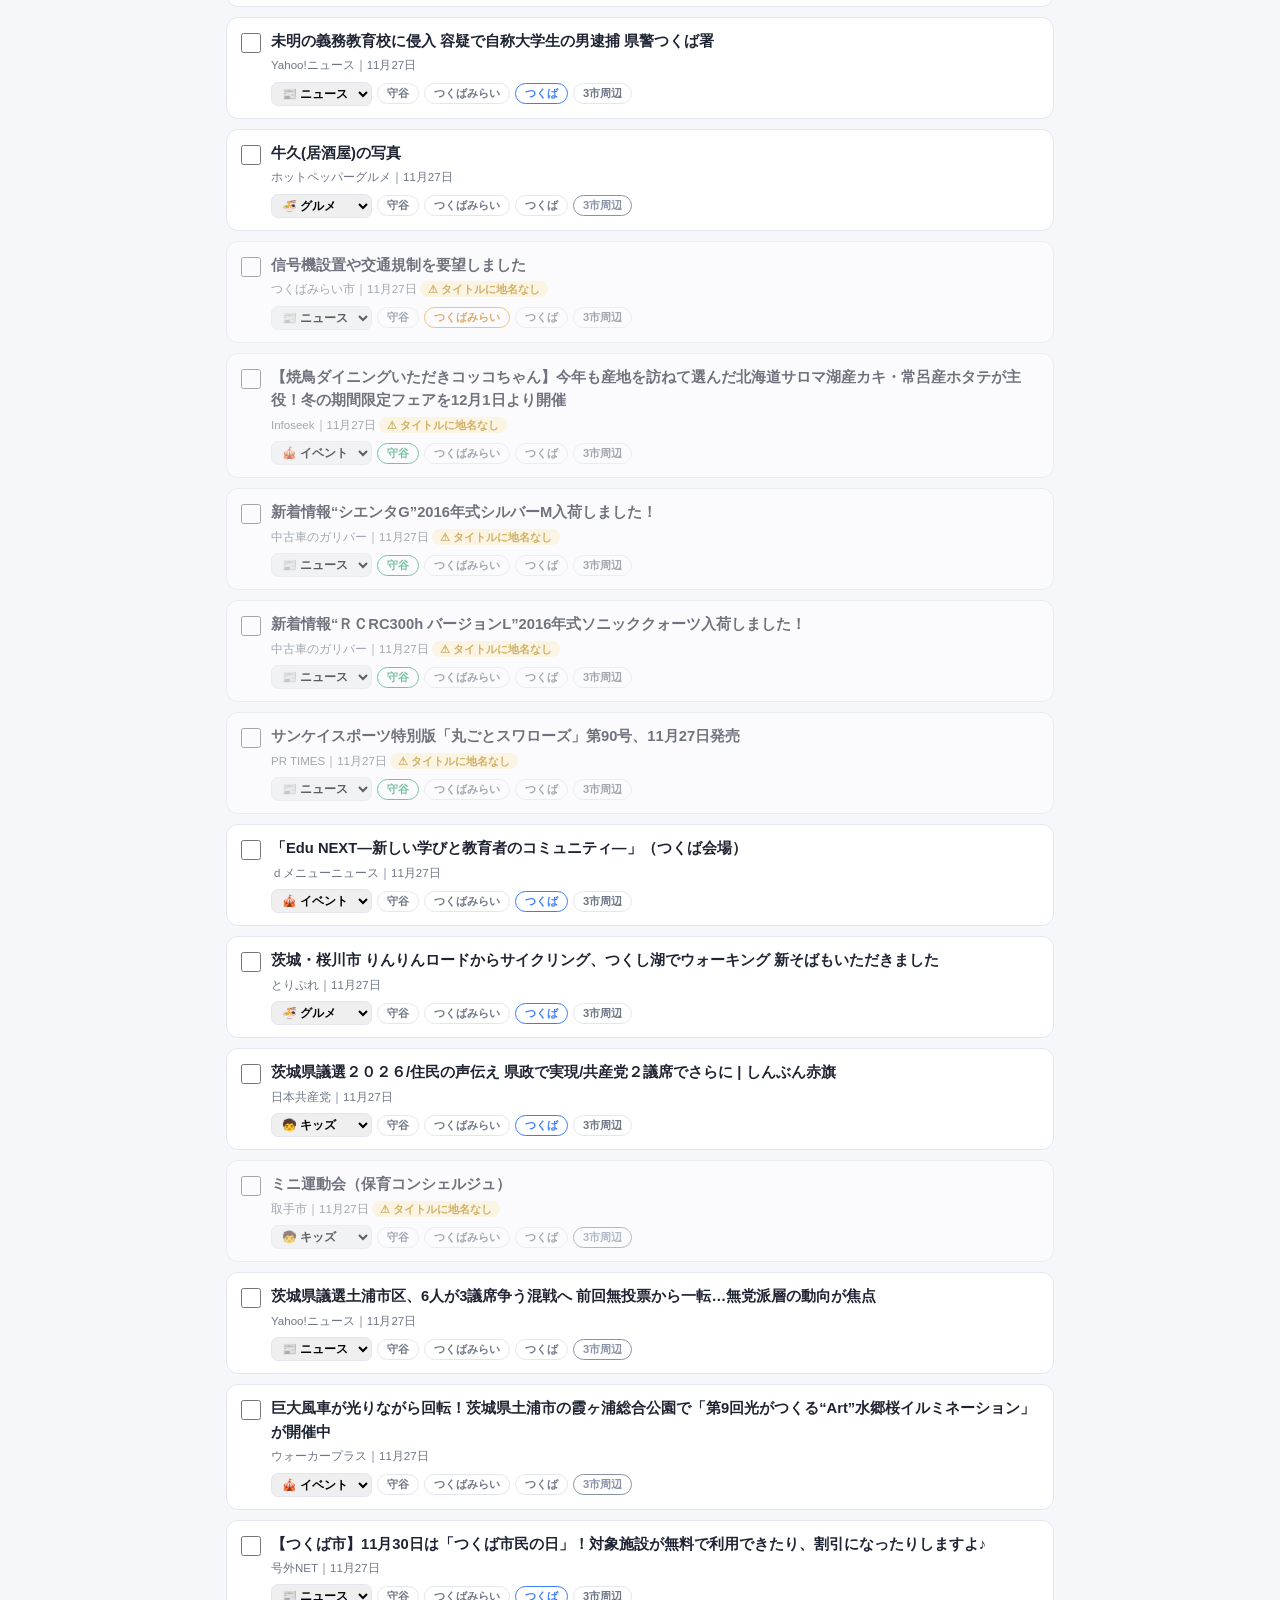
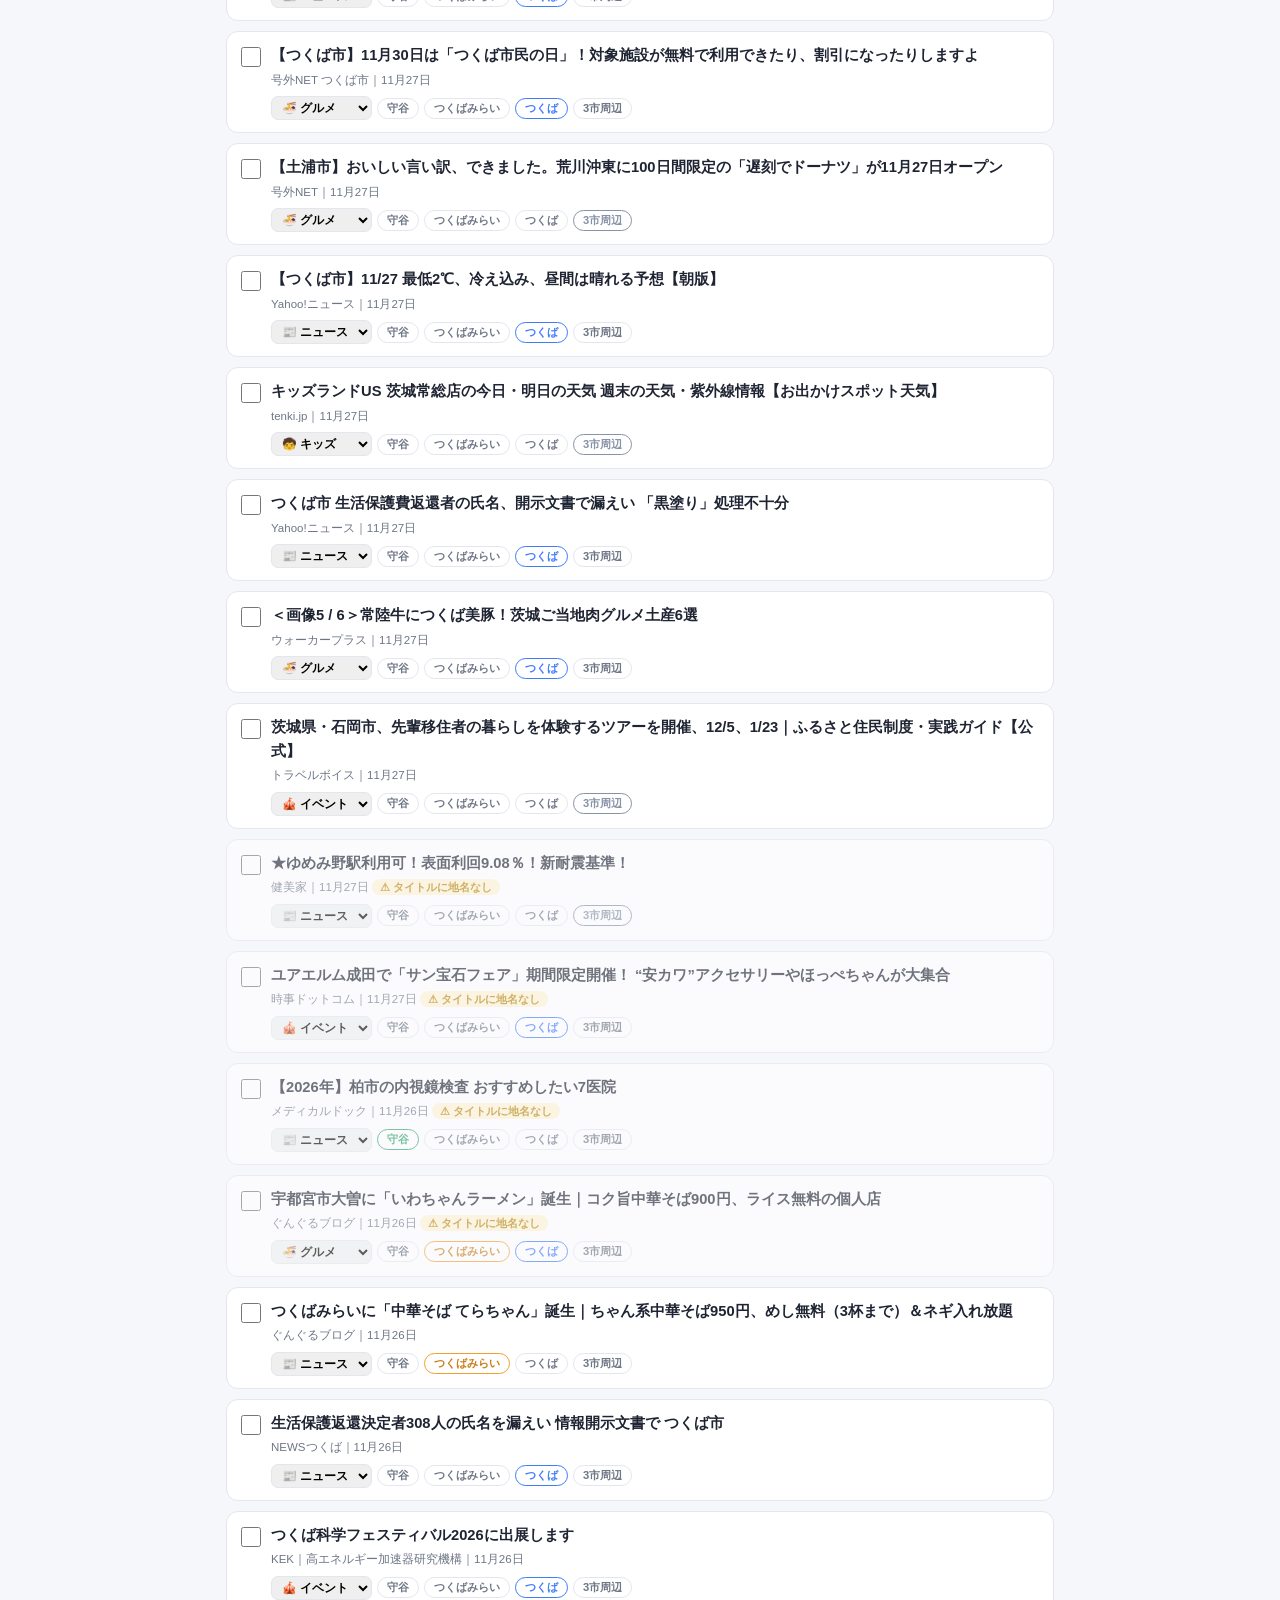
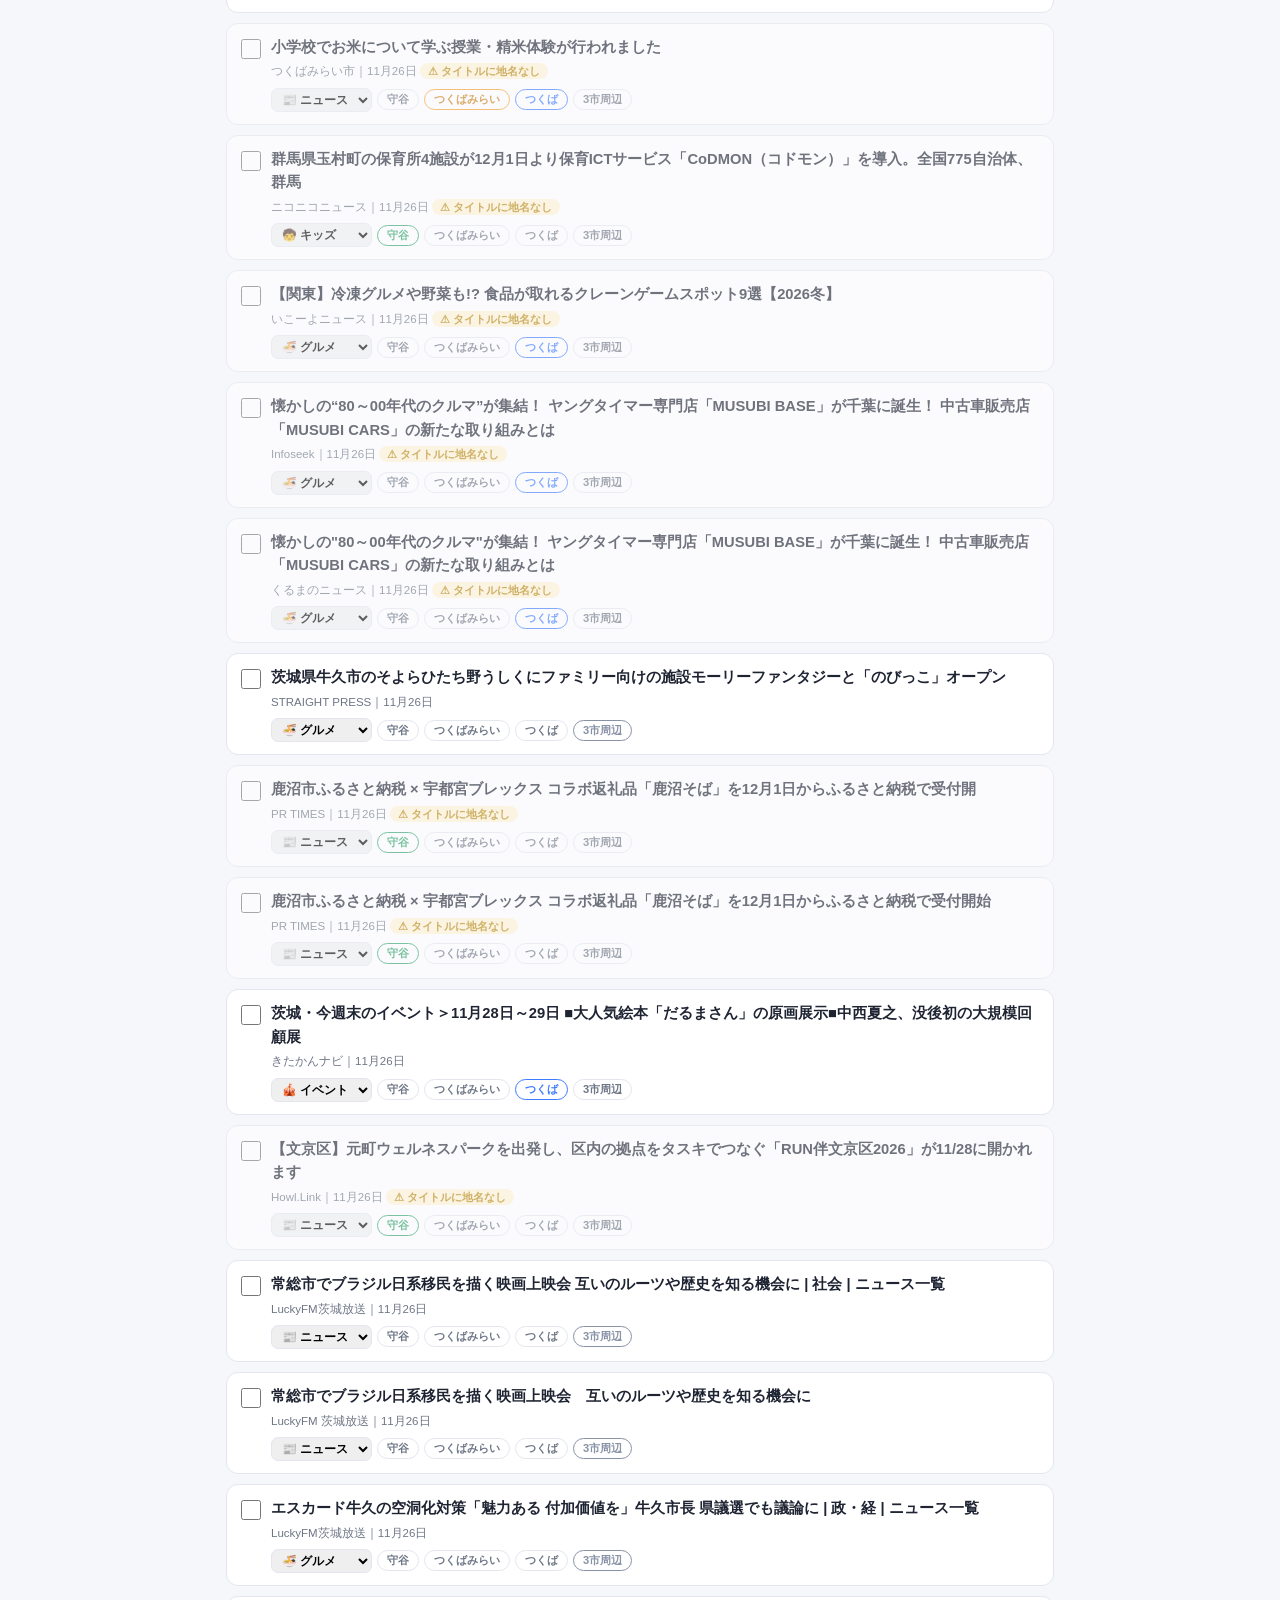
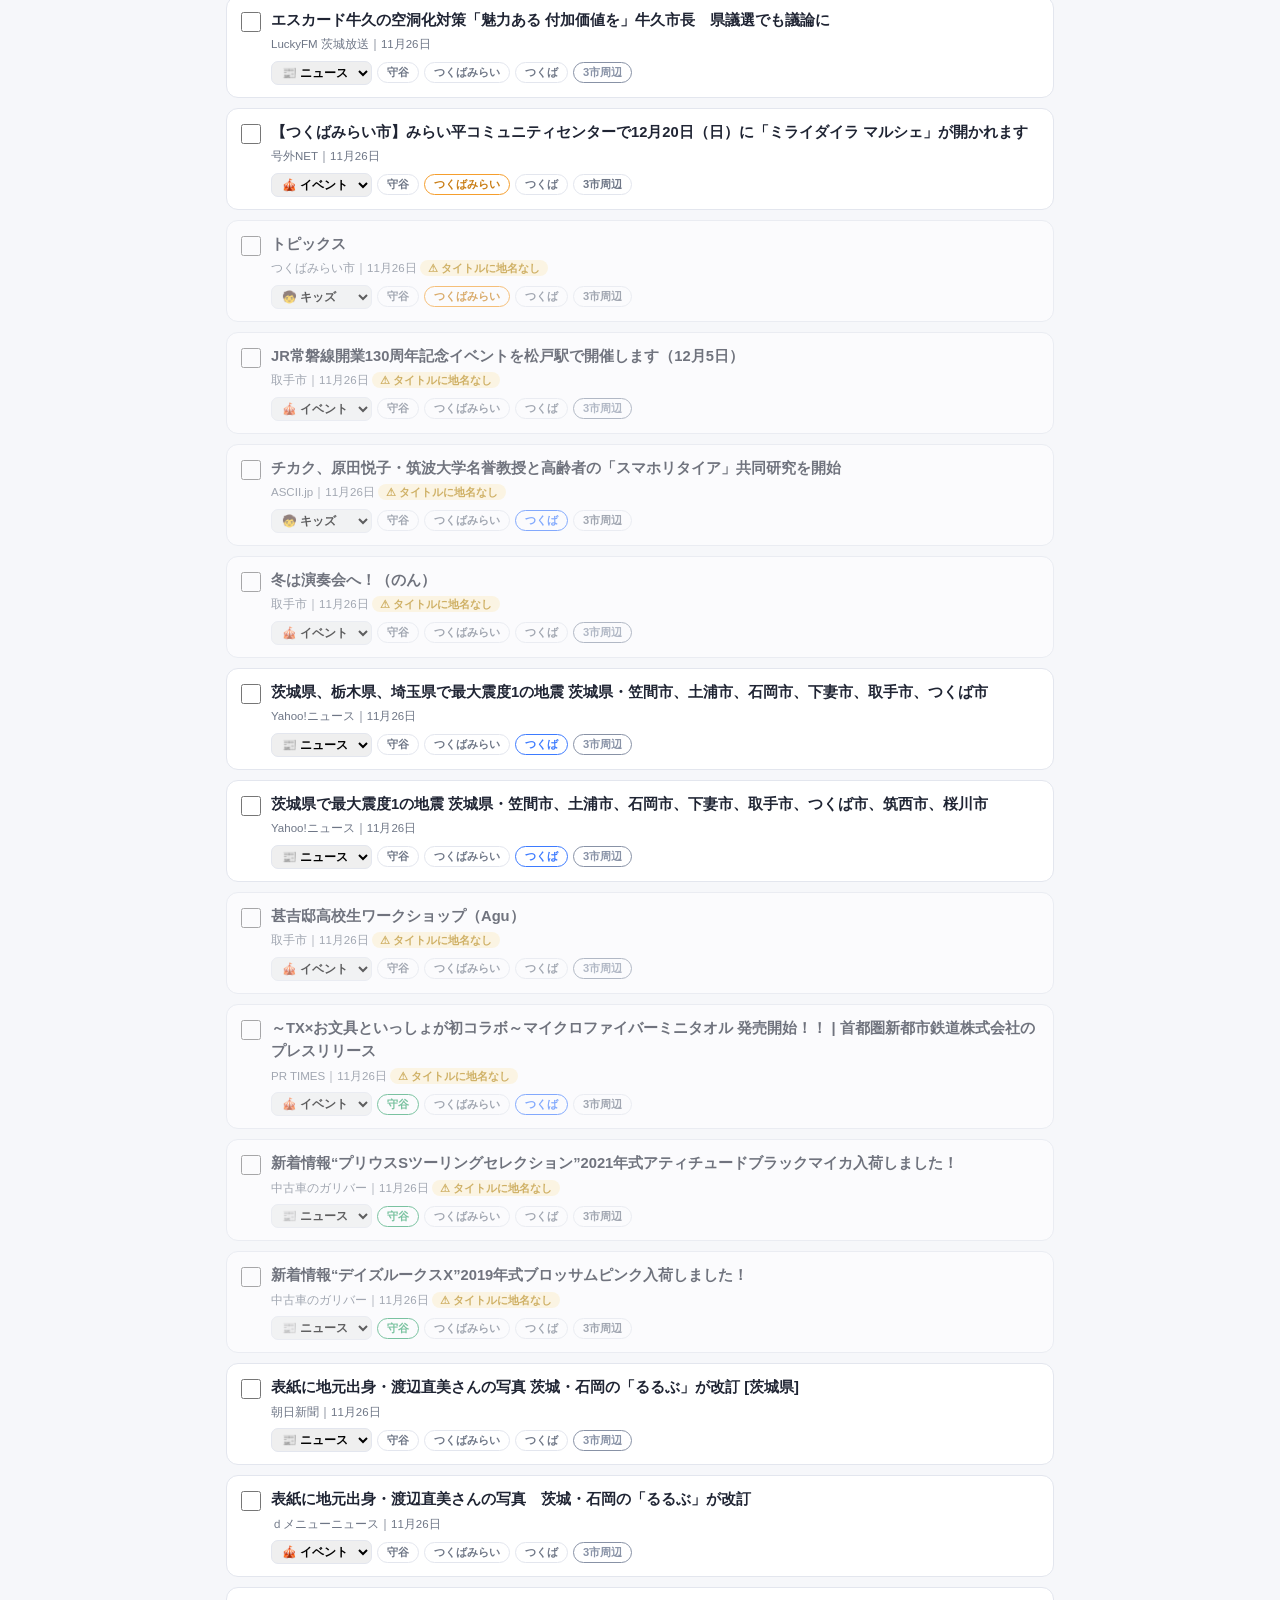
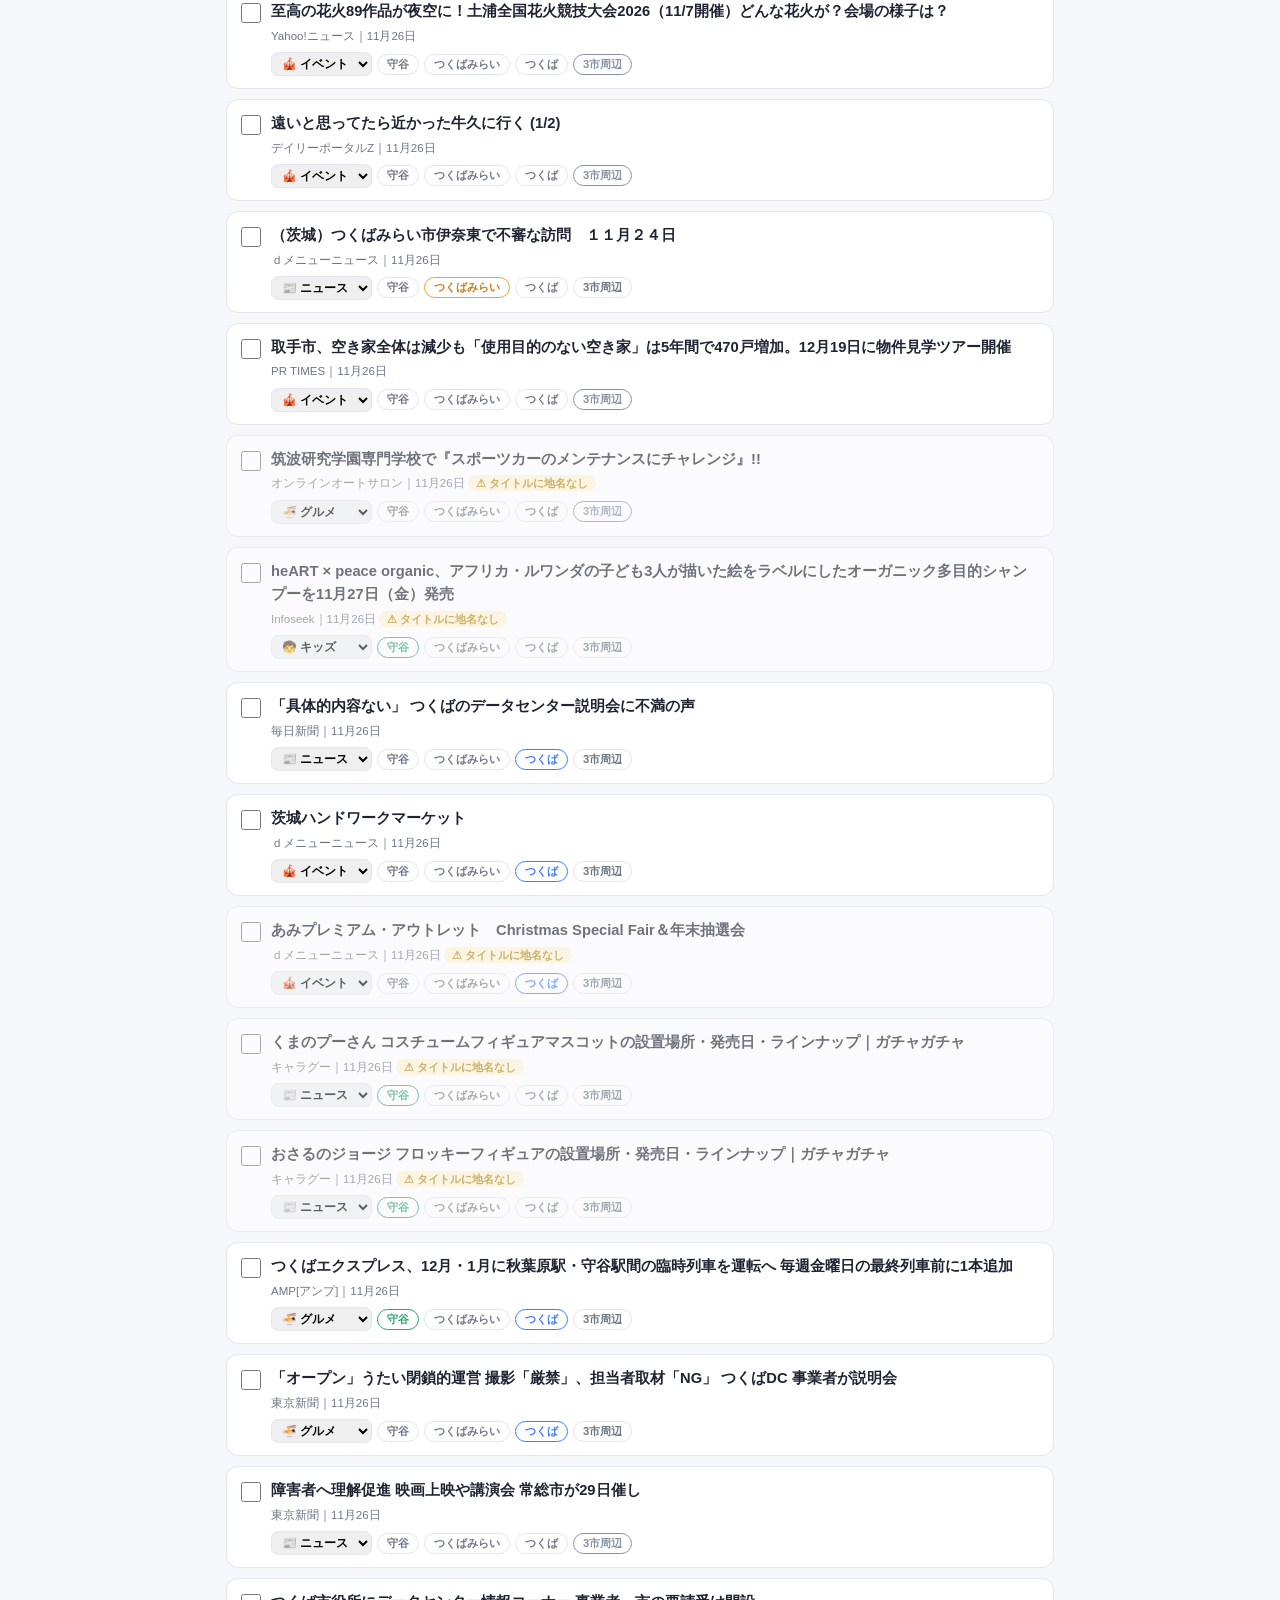
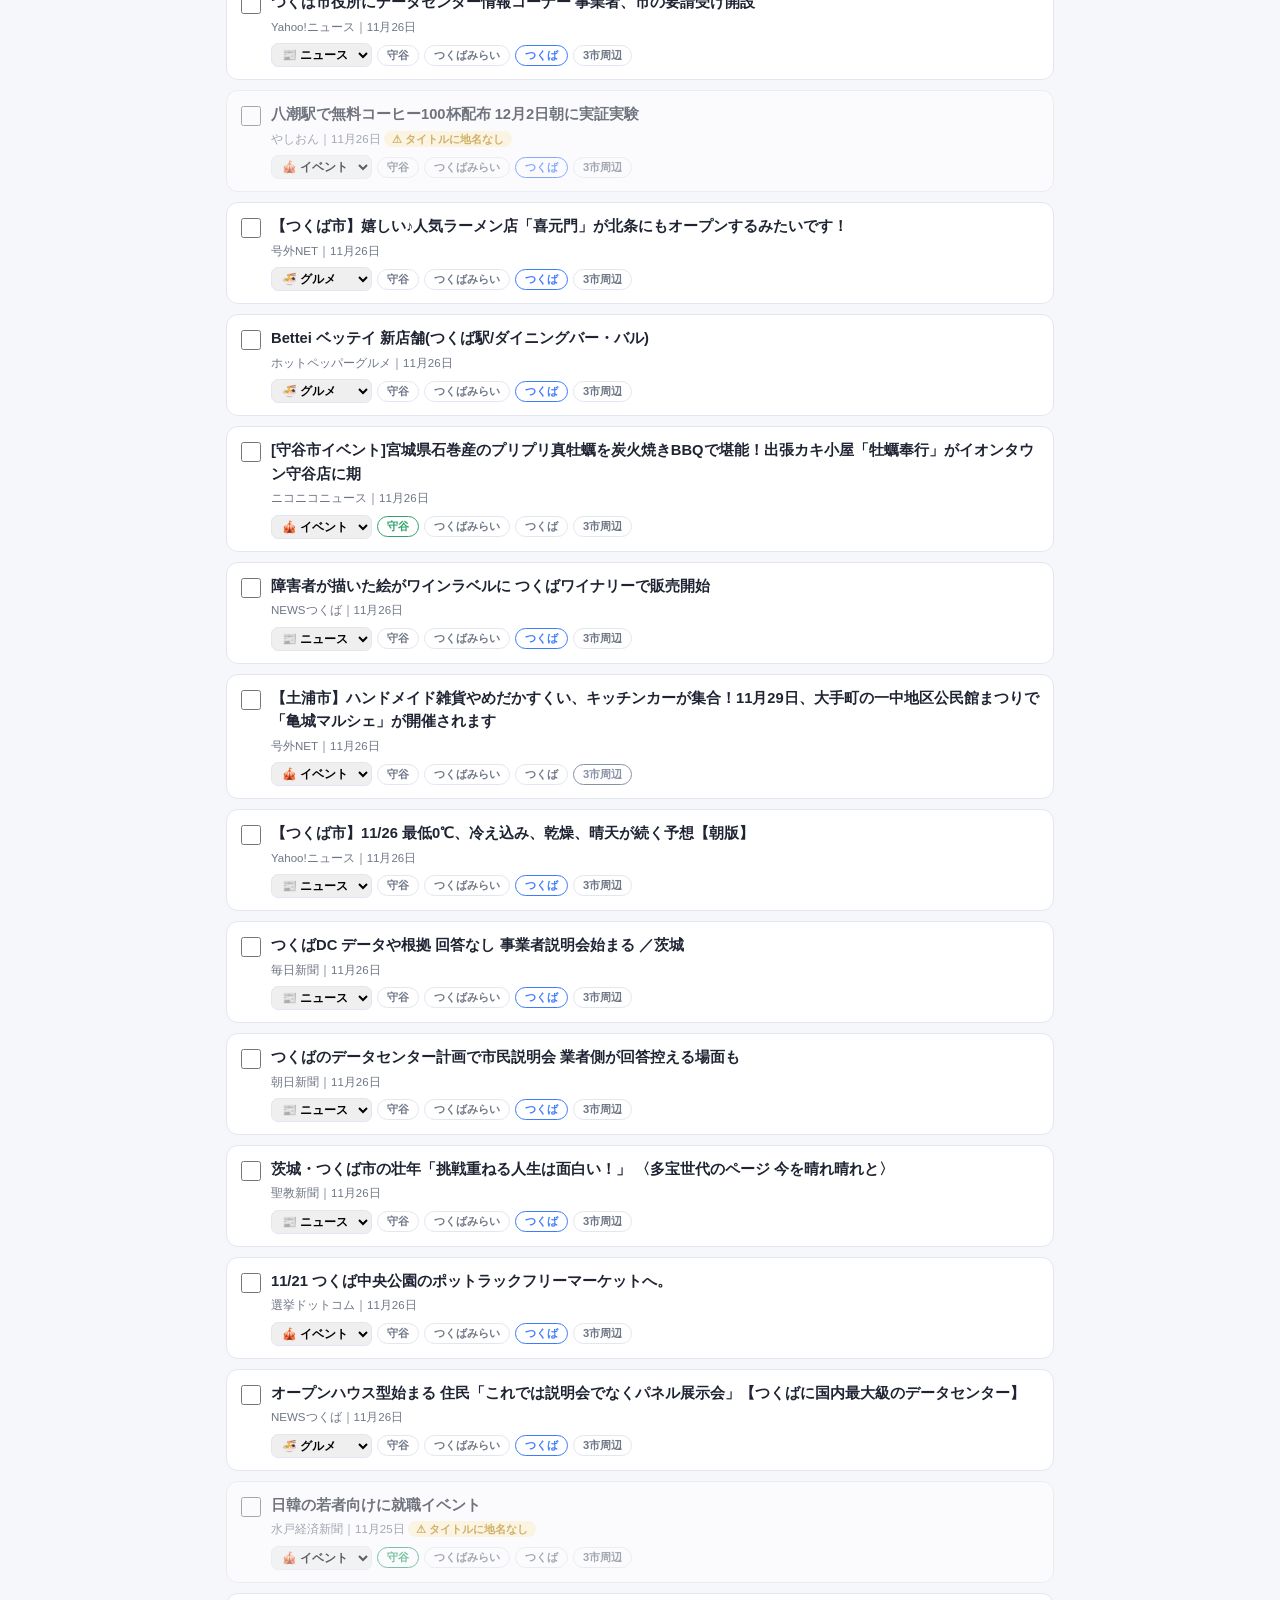
<file: desk.html>
<!DOCTYPE html>
<html lang="ja">
<head>
<meta charset="UTF-8">
<meta name="viewport" content="width=device-width, initial-scale=1.0">
<meta name="robots" content="noindex, nofollow">
<title>編成会議室 | もりつく＋（局内専用）</title>
<style>
:root {
  --studio: #16203A; --deep: #101830; --paper: #F6F7FA; --ink: #1F2433;
  --sub: #6E7686; --line: #E3E6EE; --onair: #FF4B5C;
  --moriya: #2FA36B; --mirai: #F59E2D; --tsukuba: #3D7BFF; --ibaraki: #17A2A8;
  --kinko: #8892A6;
  --news: #4A5A7A; --event: #8B5CD6; --gourmet: #E8603C; --kids: #E85D9C;
  --bm: #E8A13C;
}
* { margin: 0; padding: 0; box-sizing: border-box; }
body { font-family: "Hiragino Kaku Gothic ProN", "Noto Sans JP", sans-serif;
  background: var(--paper); color: var(--ink); line-height: 1.6; font-size: 15px; }
header { background: var(--studio); color: #fff; padding: 14px 18px;
  display: flex; align-items: flex-start; justify-content: space-between; gap: 10px; }
header h1 { font-size: 1.05rem; display: flex; align-items: center; gap: 10px; }
header .lamp { width: 9px; height: 9px; border-radius: 50%; background: var(--onair);
  box-shadow: 0 0 8px var(--onair); }
header .note { font-size: 0.72rem; color: #9DA9C0; margin-top: 2px; }
.gear { background: none; border: 1.5px solid #3A4763; color: #9DA9C0; border-radius: 8px;
  padding: 6px 12px; font-size: 0.78rem; cursor: pointer; flex-shrink: 0; }
.wrap { max-width: 860px; margin: 0 auto; padding: 16px; padding-bottom: 90px; }

/* 設定パネル */
#settings { display: none; background: #fff; border: 1.5px solid var(--line);
  border-radius: 12px; padding: 16px; margin-bottom: 14px; }
#settings.show { display: block; }
#settings h2 { font-size: 0.9rem; margin-bottom: 8px; }
#settings p { font-size: 0.76rem; color: var(--sub); margin-bottom: 10px; line-height: 1.7; }
#settings input { width: 100%; padding: 9px 12px; border: 1.5px solid var(--line);
  border-radius: 8px; font-size: 0.85rem; margin-bottom: 10px; }
#settings .row { display: flex; gap: 8px; }
.mini-btn { padding: 7px 14px; border-radius: 8px; border: 1.5px solid var(--line);
  background: #fff; font-size: 0.78rem; font-weight: 700; cursor: pointer; }
.mini-btn.primary { background: var(--studio); border-color: var(--studio); color: #fff; }
#tokenStatus { font-size: 0.74rem; font-weight: 700; margin-bottom: 8px; }

.bar { display: flex; gap: 6px; flex-wrap: wrap; margin-bottom: 6px; }
.chip { padding: 5px 13px; border-radius: 999px; border: 1.5px solid var(--line);
  background: #fff; font-size: 0.78rem; font-weight: 700; color: var(--sub); cursor: pointer; }
.chip[data-on="1"] { background: var(--ink); border-color: var(--ink); color: #fff; }
.chip.toggle[data-on="1"] { background: #B8860B; border-color: #B8860B; color: #fff; }
.chip.bmview[data-on="1"] { background: var(--bm); border-color: var(--bm); color: #fff; }
.meta-row { font-size: 0.74rem; color: var(--sub); margin: 8px 2px 12px; }

.card { background: #fff; border: 1px solid var(--line); border-radius: 12px;
  padding: 12px 14px; margin-bottom: 10px; display: flex; gap: 10px; }
.card.selected { border-color: var(--onair); box-shadow: 0 0 0 2px rgba(255,75,92,0.15); }
.card.unsure { opacity: 0.62; }
.card input[type=checkbox] { width: 20px; height: 20px; margin-top: 3px; accent-color: var(--onair); flex-shrink: 0; }
.card .body { flex: 1; min-width: 0; }
.card .title { font-weight: 700; font-size: 0.92rem; }
.card .title a { color: inherit; text-decoration: none; }
.card .title a:hover { text-decoration: underline; }
.card .info { font-size: 0.72rem; color: var(--sub); margin-top: 3px; }
.warn-badge { font-size: 0.66rem; font-weight: 700; color: #B8860B; background: #FFF3D6;
  border-radius: 999px; padding: 2px 8px; }
.bm-badge { font-size: 0.66rem; font-weight: 700; color: var(--bm); }
.tags { display: flex; gap: 5px; flex-wrap: wrap; margin-top: 7px; align-items: center; }
.cat-select { font-size: 0.74rem; padding: 3px 6px; border-radius: 7px; border: 1.5px solid var(--line); font-weight: 700; }
.city-tag { font-size: 0.7rem; font-weight: 700; padding: 2px 9px; border-radius: 999px;
  border: 1.5px solid var(--line); color: var(--sub); background: #fff; cursor: pointer; }
.city-tag[data-on="1"][data-c="moriya"] { border-color: var(--moriya); color: var(--moriya); }
.city-tag[data-on="1"][data-c="tsukubamirai"] { border-color: var(--mirai); color: #C97D14; }
.city-tag[data-on="1"][data-c="tsukuba"] { border-color: var(--tsukuba); color: var(--tsukuba); }
.city-tag[data-on="1"][data-c="kinko"] { border-color: var(--kinko); color: var(--kinko); }

.footer-bar { position: fixed; left: 0; right: 0; bottom: 0; background: var(--studio); color: #fff;
  padding: 10px 14px; display: flex; align-items: center; gap: 8px; flex-wrap: wrap; }
.footer-bar .count { font-size: 0.8rem; font-weight: 700; margin-right: auto; }
.btn { border: none; border-radius: 999px; padding: 9px 16px; font-size: 0.8rem;
  font-weight: 700; cursor: pointer; }
.btn.ghost { background: transparent; border: 1.5px solid #55688C; color: #fff; }
.btn.bm { background: var(--bm); color: #fff; }
.btn.gen { background: #55688C; color: #fff; }
.btn.del { background: #7A8394; color: #fff; }
.btn.publish { background: var(--onair); color: #fff; }
.btn:disabled { opacity: 0.45; cursor: default; }

#output-area { display: none; margin-top: 14px; }
#output-area.show { display: block; }
#output-area textarea { width: 100%; height: 220px; font-family: monospace; font-size: 12px;
  border: 1.5px solid var(--line); border-radius: 10px; padding: 10px; background: #fff; }
#output-area .hint { font-size: 0.76rem; color: var(--sub); margin: 8px 2px; line-height: 1.7; }
.empty { text-align: center; color: var(--sub); padding: 40px 10px; font-size: 0.85rem; }

/* ===== 掲載後に出る「Xにも投稿」欄 =====
   X APIは使わない。文面を入れた投稿画面を開くだけなので、費用も認証も不要。 */
#xPanel { position: fixed; left: 0; right: 0; bottom: 56px; z-index: 60;
  background: #fff; border-top: 2px solid var(--ink); box-shadow: 0 -6px 20px rgba(0,0,0,0.18);
  padding: 12px 14px 14px; max-height: 46vh; overflow-y: auto; }
#xPanel[hidden] { display: none; }
#xPanel .x-head { display: flex; align-items: center; gap: 10px;
  font-weight: 800; font-size: 0.9rem; margin-bottom: 4px; }
#xPanel .x-close { margin-left: auto; border: 1.5px solid var(--line); background: #fff;
  border-radius: 999px; padding: 5px 12px; font-size: 0.75rem; font-weight: 700; cursor: pointer; }
#xPanel .x-note { font-size: 0.74rem; color: var(--sub); margin-bottom: 10px; line-height: 1.7; }
#xPanel .x-row { display: flex; align-items: center; gap: 10px;
  padding: 8px 0; border-top: 1px solid var(--line); }
#xPanel .x-title { flex: 1 1 0; min-width: 0; font-size: 0.8rem; line-height: 1.5; }
#xPanel .x-go { flex: 0 0 auto; background: #000; color: #fff; border: none; border-radius: 999px;
  padding: 8px 15px; font-size: 0.78rem; font-weight: 700; cursor: pointer; }
#xPanel .x-go.done { background: #7A8394; }

#toast { position: fixed; left: 50%; transform: translateX(-50%); bottom: 70px;
  background: var(--ink); color: #fff; padding: 10px 20px; border-radius: 999px;
  font-size: 0.82rem; font-weight: 700; opacity: 0; pointer-events: none;
  transition: opacity 0.3s; z-index: 50; max-width: 90%; text-align: center; }
#toast.show { opacity: 1; }
</style>
</head>
<body>

<header>
  <div>
    <h1><span class="lamp"></span>編成会議室（局内専用）</h1>
    <div class="note">候補から記事を選んで掲載。ページ更新: <span id="updated">-</span></div>
  </div>
  <button class="gear" id="gearBtn">⚙ 設定</button>
</header>

<div class="wrap">
  <div id="settings">
    <h2>📡 直接掲載の設定（GitHubトークン）</h2>
    <div id="tokenStatus"></div>
    <p>
      「サイトに掲載」ボタンでarticles.jsonを直接更新するには、GitHubのアクセストークンが必要です。
      GitHub → Settings → Developer settings → Personal access tokens → <b>Fine-grained tokens</b> → Generate new token。
      Repository accessで <b>moritsuku-plus のみ</b> を選び、Permissionsの <b>Contents</b> を <b>Read and write</b> にして作成し、
      表示された「github_pat_」で始まる文字列を下に貼ってください。トークンはこの端末のブラウザ内にだけ保存されます。
    </p>
    <input type="password" id="tokenInput" placeholder="github_pat_...">
    <div class="row">
      <button class="mini-btn primary" id="tokenSave">保存</button>
      <button class="mini-btn" id="tokenDelete">削除</button>
    </div>
    <div style="margin-top:14px; padding-top:12px; border-top:1px solid var(--line);">
      <div style="font-size:0.82rem; font-weight:700; margin-bottom:6px;">🗑 削除した候補</div>
      <p style="margin-bottom:8px;">「削除」した候補はこの端末で非表示になります（候補リスト自体は消えません）。下のボタンで、削除した候補をすべて表示に戻せます。</p>
      <div style="font-size:0.8rem; margin-bottom:8px;">現在の削除件数：<b id="dismissedCount">0</b> 件</div>
      <button class="mini-btn" id="restoreBtn">すべて表示に戻す</button>
    </div>
  </div>

  <div class="bar" id="cityBar">
    <button class="chip" data-f="city" data-v="all" data-on="1">すべて</button>
    <button class="chip" data-f="city" data-v="moriya">守谷</button>
    <button class="chip" data-f="city" data-v="tsukubamirai">つくばみらい</button>
    <button class="chip" data-f="city" data-v="tsukuba">つくば</button>
    <button class="chip" data-f="city" data-v="kinko">3市周辺</button>
    <button class="chip" data-f="city" data-v="ibaraki">県内全域</button>
  </div>
  <div class="bar" id="catBar">
    <button class="chip" data-f="cat" data-v="all" data-on="1">すべて</button>
    <button class="chip" data-f="cat" data-v="news">ニュース</button>
    <button class="chip" data-f="cat" data-v="event">イベント</button>
    <button class="chip" data-f="cat" data-v="gourmet">グルメ</button>
    <button class="chip" data-f="cat" data-v="kids">キッズ</button>
  </div>
  <div class="bar">
    <button class="chip toggle" id="unsureToggle" data-on="0">⚠ タイトルに地名なしを隠す</button>
    <button class="chip bmview" id="bmToggle" data-on="0">★ ブックマーク <span id="bmCount">0</span></button>
  </div>
  <div class="meta-row" id="metaRow">読み込み中…</div>

  <div id="list"></div>

  <div id="output-area">
    <div class="hint">
      ↓手動で貼りたい場合用のJSONです。GitHubで <b>data/articles.json</b> を開き、先頭記事（フィーチャー枠）の閉じ<b>},</b> の直後＝2件目の位置に貼り付けてください（先頭に貼ると大型サムネイル枠に入ってしまいます）。
    </div>
    <textarea id="output" readonly></textarea>
  </div>
</div>

<div class="footer-bar">
  <div class="count"><span id="selCount">0</span> 件 選択中</div>
  <button class="btn ghost" id="clearBtn">解除</button>
  <button class="btn bm" id="bmBtn">★ ブックマーク</button>
  <button class="btn gen" id="genBtn">JSON</button>
  <button class="btn del" id="delBtn">🗑 削除</button>
  <button class="btn publish" id="publishBtn">📡 サイトに掲載</button>
</div>

<!-- 掲載が終わったときだけ出る「Xにも投稿」欄。
     押すとXの投稿画面が開くだけで、X APIは一切使っていない（費用ゼロ・認証不要）。 -->
<div id="xPanel" hidden>
  <div class="x-head">𝕏 にも投稿する<button type="button" class="x-close" id="xClose">閉じる</button></div>
  <div class="x-note">押すとXの投稿画面が新しいタブで開きます。文面はその場で自由に直せます。投稿するかどうかは最後にご自分で決められます。</div>
  <div id="xList"></div>
</div>

<div id="toast"></div>

<script>
const OWNER = "t-h0606", REPO = "moritsuku-plus", FILE_PATH = "data/articles.json";
const CITY_NAMES = { moriya:"守谷", tsukubamirai:"つくばみらい", tsukuba:"つくば", kinko:"3市周辺" };
const CAT_NAMES = { news:"ニュース", event:"イベント", gourmet:"グルメ", kids:"キッズ", ibaraki:"県内全域" };
const EMOJI = { news:"📰", event:"🎪", gourmet:"🍜", kids:"🧒", ibaraki:"🗾" };
const LOCAL = ["moriya","tsukubamirai","tsukuba","kinko"];
const LS_BM = "mk_bookmarks", LS_TOKEN = "mk_token", LS_POSTED = "mk_posted", LS_DISMISSED = "mk_dismissed";

let candidates = [];
let state = { city:"all", cat:"all", hideUnsure:false, bmView:false, selected:new Set(), edits:{} };

const lsGet = (k, d) => { try { return JSON.parse(localStorage.getItem(k)) ?? d; } catch { return d; } };
const lsSet = (k, v) => localStorage.setItem(k, JSON.stringify(v));
let bookmarks = lsGet(LS_BM, []);
let postedUrls = new Set(lsGet(LS_POSTED, []));
let dismissedUrls = new Set(lsGet(LS_DISMISSED, []));   // 「削除」で非表示にした候補のURL

function toast(msg, ms = 2600) {
  const t = document.getElementById("toast");
  t.textContent = msg; t.classList.add("show");
  clearTimeout(t._tm); t._tm = setTimeout(() => t.classList.remove("show"), ms);
}

function agoLabel(dateStr){
  const d = new Date(dateStr), h = (Date.now() - d) / 3600000;
  if (h < 24) return Math.max(1, Math.floor(h)) + "時間前";
  const days = Math.floor(h / 24);
  if (days === 1) return "昨日";
  if (days < 7) return days + "日前";
  return (d.getMonth()+1) + "月" + d.getDate() + "日";
}
function escapeHtml(s){
  return String(s).replace(/[&<>"']/g, c => ({"&":"&amp;","<":"&lt;",">":"&gt;",'"':"&quot;","'":"&#39;"}[c]));
}

function currentList(){ return state.bmView ? bookmarks : candidates; }

function getEdit(c){
  if (state.bmView) return c;  // ブックマークは本体を直接編集
  if (!state.edits[c.id]) state.edits[c.id] = { category:c.category, city:[...c.city] };
  return state.edits[c.id];
}

function finalItem(c){
  const e = getEdit(c);
  return {
    title: c.title, source: c.source || "", date: c.date,
    city: e.category === "ibaraki" ? [] : e.city.filter(x => LOCAL.includes(x)),
    category: e.category, emoji: EMOJI[e.category] || "📰", url: c.url, thumb: c.thumb || ""
  };
}

function render(){
  const list = document.getElementById("list");
  const src = currentList();
  const visible = src.filter(c => {
    const e = getEdit(c);
    if (!state.bmView && postedUrls.has(c.url)) return false;
    if (!state.bmView && dismissedUrls.has(c.url)) return false;   // 削除（非表示）した候補は出さない
    if (!state.bmView && state.hideUnsure && c.sure === false) return false;
    const isPref = e.category === "ibaraki";
    const cityOk = state.city === "all" ? (!isPref && LOCAL.some(k => e.city.includes(k)))
                 : state.city === "ibaraki" ? isPref
                 : e.city.includes(state.city);
    return cityOk && (state.cat === "all" || e.category === state.cat);
  });

  document.getElementById("metaRow").textContent = state.bmView
    ? `ブックマーク ${visible.length} 件を表示（全 ${bookmarks.length} 件）`
    : `候補 ${visible.length} 件を表示（全 ${candidates.length} 件）`;

  if (!visible.length){
    list.innerHTML = `<div class="empty">${state.bmView ? "この条件のブックマークはありません。" : "この条件の候補はありません。次の収集（6時/12時/18時）をお待ちください。"}</div>`;
  } else {
    list.innerHTML = visible.map(c => {
      const e = getEdit(c);
      const checked = state.selected.has(c.id);
      const catOptions = Object.keys(CAT_NAMES).map(k =>
        `<option value="${k}" ${k===e.category?"selected":""}>${EMOJI[k]} ${CAT_NAMES[k]}</option>`).join("");
      const cityTags = LOCAL.map(k =>
        `<button class="city-tag" data-c="${k}" data-on="${e.city.includes(k)?1:0}" data-id="${c.id}">${CITY_NAMES[k]}</button>`).join("");
      const isBm = bookmarks.some(b => b.id === c.id);
      return `
      <div class="card ${checked?"selected":""} ${!state.bmView && c.sure===false ? "unsure":""}">
        <input type="checkbox" data-id="${c.id}" ${checked?"checked":""}>
        <div class="body">
          <div class="title"><a href="${escapeHtml(c.url)}" target="_blank" rel="noopener">${escapeHtml(c.title)}</a></div>
          <div class="info">${escapeHtml(c.source||"配信元不明")}｜${agoLabel(c.date)}
            ${!state.bmView && isBm ? ' <span class="bm-badge">★保存済み</span>' : ''}
            ${!state.bmView && c.sure===false ? ' <span class="warn-badge">⚠ タイトルに地名なし</span>' : ''}</div>
          <div class="tags">
            <select class="cat-select" data-id="${c.id}">${catOptions}</select>
            ${cityTags}
          </div>
        </div>
      </div>`;
    }).join("");
  }

  document.getElementById("selCount").textContent = state.selected.size;
  document.getElementById("bmCount").textContent = bookmarks.length;
  document.getElementById("bmBtn").textContent = state.bmView ? "★ 解除" : "★ ブックマーク";
}

function findItem(id){ return currentList().find(x => x.id === id); }
function selectedItems(){ return currentList().filter(c => state.selected.has(c.id)); }

document.getElementById("list").addEventListener("change", ev => {
  const id = ev.target.dataset.id;
  if (ev.target.type === "checkbox"){
    ev.target.checked ? state.selected.add(id) : state.selected.delete(id);
    render();
  } else if (ev.target.classList.contains("cat-select")){
    const c = findItem(id); if (!c) return;
    getEdit(c).category = ev.target.value;
    if (state.bmView){ c.emoji = EMOJI[c.category]; lsSet(LS_BM, bookmarks); }
    render();
  }
});

document.getElementById("list").addEventListener("click", ev => {
  if (ev.target.classList.contains("city-tag")){
    const c = findItem(ev.target.dataset.id); if (!c) return;
    const e = getEdit(c), city = ev.target.dataset.c;
    e.city = e.city.includes(city) ? e.city.filter(x => x !== city) : [...e.city, city];
    if (state.bmView) lsSet(LS_BM, bookmarks);
    render();
  }
});

[["cityBar","city"],["catBar","cat"]].forEach(([barId, key]) => {
  document.getElementById(barId).addEventListener("click", ev => {
    if (!ev.target.dataset.v) return;
    state[key] = ev.target.dataset.v;
    document.querySelectorAll(`#${barId} .chip`).forEach(b =>
      b.dataset.on = b.dataset.v === state[key] ? "1" : "0");
    render();
  });
});

document.getElementById("unsureToggle").addEventListener("click", ev => {
  state.hideUnsure = !state.hideUnsure;
  ev.target.dataset.on = state.hideUnsure ? "1" : "0";
  render();
});

document.getElementById("bmToggle").addEventListener("click", ev => {
  state.bmView = !state.bmView;
  state.selected.clear();
  ev.target.dataset.on = state.bmView ? "1" : "0";
  render();
});

document.getElementById("clearBtn").addEventListener("click", () => {
  state.selected.clear();
  document.getElementById("output-area").classList.remove("show");
  render();
});

// ---- ① ブックマーク ----
document.getElementById("bmBtn").addEventListener("click", () => {
  const items = selectedItems();
  if (!items.length){ toast("記事にチェックを入れてください"); return; }
  if (state.bmView){
    const ids = new Set(items.map(c => c.id));
    bookmarks = bookmarks.filter(b => !ids.has(b.id));
    lsSet(LS_BM, bookmarks);
    state.selected.clear();
    toast(`${ids.size} 件をブックマークから外しました`);
  } else {
    let added = 0;
    items.forEach(c => {
      if (bookmarks.some(b => b.id === c.id)) return;
      const e = getEdit(c);
      bookmarks.unshift({ ...c, category: e.category, city: [...e.city], emoji: EMOJI[e.category] });
      added++;
    });
    lsSet(LS_BM, bookmarks);
    toast(added ? `★ ${added} 件をブックマークしました` : "選択した記事はすべて保存済みです");
  }
  render();
});

// ---- JSON生成（手動貼り付け用の予備手段） ----
document.getElementById("genBtn").addEventListener("click", () => {
  const items = selectedItems().map(finalItem);
  if (!items.length){ toast("記事にチェックを入れてください"); return; }
  const text = items.map(i => JSON.stringify(i, null, 2)).join(",\n") + ",";
  const ta = document.getElementById("output");
  ta.value = text;
  document.getElementById("output-area").classList.add("show");
  ta.focus(); ta.select();
  try { document.execCommand("copy"); toast("JSONをコピーしました"); } catch(e) {}
});

// ---- 選択した記事を削除（非表示） ----
// 候補表示中：この端末の非表示リストに追加して一覧から消す（candidates.json自体は触らない）。
// ブックマーク表示中：ブックマークから削除する。
document.getElementById("delBtn").addEventListener("click", () => {
  const items = selectedItems();
  if (!items.length){ toast("記事にチェックを入れてください"); return; }

  if (state.bmView){
    if (!confirm(`${items.length} 件をブックマークから削除します。よろしいですか？`)) return;
    const ids = new Set(items.map(c => c.id));
    bookmarks = bookmarks.filter(b => !ids.has(b.id));
    lsSet(LS_BM, bookmarks);
    state.selected.clear();
    toast(`🗑 ${ids.size} 件をブックマークから削除しました`);
    render();
    return;
  }

  if (!confirm(`${items.length} 件を候補リストから削除（非表示）します。\n※ 後で「⚙設定」からまとめて元に戻せます。`)) return;
  items.forEach(c => dismissedUrls.add(c.url));
  lsSet(LS_DISMISSED, [...dismissedUrls].slice(-1000));   // 上限1000件（古いものから捨てる）
  state.selected.clear();
  updateDismissedCount();
  toast(`🗑 ${items.length} 件を削除しました`);
  render();
});

// ---- ② サイトに直接掲載（GitHub API） ----
const b64encode = (str) => {
  const bytes = new TextEncoder().encode(str);
  let bin = "";
  bytes.forEach(b => bin += String.fromCharCode(b));
  return btoa(bin);
};
const b64decode = (b64) => {
  const bin = atob(b64.replace(/\n/g, ""));
  return new TextDecoder().decode(Uint8Array.from(bin, c => c.charCodeAt(0)));
};

document.getElementById("publishBtn").addEventListener("click", async () => {
  const token = localStorage.getItem(LS_TOKEN);
  if (!token){
    toast("先に ⚙設定 でGitHubトークンを保存してください", 3500);
    document.getElementById("settings").classList.add("show");
    updateTokenStatus();
    return;
  }
  const items = selectedItems().map(finalItem);
  if (!items.length){ toast("記事にチェックを入れてください"); return; }
  if (!confirm(`${items.length} 件をサイトに掲載します。よろしいですか？`)) return;

  const btn = document.getElementById("publishBtn");
  btn.disabled = true; btn.textContent = "送信中…";
  try {
    const api = `https://api.github.com/repos/${OWNER}/${REPO}/contents/${FILE_PATH}`;
    const headers = { "Authorization": "Bearer " + token, "Accept": "application/vnd.github+json" };

    const res = await fetch(api, { headers, cache: "no-store" });
    if (res.status === 401 || res.status === 403) throw new Error("トークンが無効です。⚙設定から登録し直してください");
    if (!res.ok) throw new Error("articles.json の取得に失敗しました (" + res.status + ")");
    const info = await res.json();
    const data = JSON.parse(b64decode(info.content));

    const existing = new Set((data.items || []).map(i => i.url));
    const fresh = items.filter(i => !existing.has(i.url));
    if (!fresh.length) throw new Error("選択した記事はすべて掲載済みです");

    // 先頭記事（フィーチャー枠・サムネイル付き）は動かさず、2件目の位置に積む
    const cur = data.items || [];
    data.items = cur.length ? [cur[0], ...fresh, ...cur.slice(1)] : [...fresh];
    const d = new Date();
    data.updated = `${d.getFullYear()}-${String(d.getMonth()+1).padStart(2,"0")}-${String(d.getDate()).padStart(2,"0")}T${String(d.getHours()).padStart(2,"0")}:${String(d.getMinutes()).padStart(2,"0")}`;

    const put = await fetch(api, {
      method: "PUT", headers,
      body: JSON.stringify({
        message: `編成会議：記事${fresh.length}件を掲載`,
        content: b64encode(JSON.stringify(data, null, 2)),
        sha: info.sha
      })
    });
    if (put.status === 409) throw new Error("他の更新と衝突しました。もう一度押してください");
    if (!put.ok) throw new Error("書き込みに失敗しました (" + put.status + ")");

    fresh.forEach(i => postedUrls.add(i.url));
    lsSet(LS_POSTED, [...postedUrls].slice(-300));
    if (state.bmView){
      const pubIds = new Set(selectedItems().map(c => c.id));
      bookmarks = bookmarks.filter(b => !pubIds.has(b.id));
      lsSet(LS_BM, bookmarks);
    }
    state.selected.clear();
    toast(`📡 ${fresh.length} 件を掲載しました！数分でサイトに反映されます`, 4000);
    render();
    showXPanel(fresh);   // ← 掲載したぶんだけ「Xにも投稿」欄に並べる
  } catch (err) {
    toast("エラー：" + err.message, 4500);
  } finally {
    btn.disabled = false; btn.textContent = "📡 サイトに掲載";
  }
});

// ---- 設定パネル ----
function updateTokenStatus(){
  const has = !!localStorage.getItem(LS_TOKEN);
  document.getElementById("tokenStatus").textContent = has ? "✅ トークン保存済み（この端末）" : "❌ 未設定";
  document.getElementById("tokenStatus").style.color = has ? "#2FA36B" : "#FF4B5C";
}
function updateDismissedCount(){
  const el = document.getElementById("dismissedCount");
  if (el) el.textContent = dismissedUrls.size;
}
document.getElementById("gearBtn").addEventListener("click", () => {
  document.getElementById("settings").classList.toggle("show");
  updateTokenStatus();
  updateDismissedCount();
});
document.getElementById("restoreBtn").addEventListener("click", () => {
  if (!dismissedUrls.size){ toast("削除した候補はありません"); return; }
  if (!confirm(`削除した ${dismissedUrls.size} 件をすべて表示に戻します。よろしいですか？`)) return;
  dismissedUrls.clear();
  lsSet(LS_DISMISSED, []);
  updateDismissedCount();
  render();
  toast("削除した候補をすべて戻しました");
});
document.getElementById("tokenSave").addEventListener("click", () => {
  const v = document.getElementById("tokenInput").value.trim();
  if (!v){ toast("トークンを入力してください"); return; }
  localStorage.setItem(LS_TOKEN, v);
  document.getElementById("tokenInput").value = "";
  updateTokenStatus();
  toast("トークンを保存しました");
});
document.getElementById("tokenDelete").addEventListener("click", () => {
  localStorage.removeItem(LS_TOKEN);
  updateTokenStatus();
  toast("トークンを削除しました");
});


/* ========== Xへの投稿（Intent URL方式） ==========
   X API は使わない。文面をURLに載せて「投稿画面」を開くだけなので、
   APIキーも審査も費用も不要。実際に投稿するかどうかはKさんがXの画面で決める。
   ※ /intent/post はスマホアプリで無限ループになる報告があるため、/intent/tweet を使う。 */
const SITE_URL = "https://moritsuku.net/";
const X_TAGS = { moriya: "#守谷", tsukubamirai: "#つくばみらい", tsukuba: "#つくば", kinko: "#茨城" };

function xPostText(item){
  const cities = Array.isArray(item.city) ? item.city : (item.city ? [item.city] : []);
  const tags = [...new Set(cities.map(c => X_TAGS[c]).filter(Boolean))];
  tags.push("#もりつくプラス");
  // 記事タイトルの末尾に配信元を添える（例：…でした。　by号外NET）。
  // 転載ではなく紹介であることが投稿を見ただけで伝わるようにするため。
  // 配信元が空のときは何も付けない。
  const src = (item.source || "").trim();
  const head = src ? item.title + "　by" + src : item.title;
  return [
    head,
    "",
    item.url,
    "",
    "▼つくば〜守谷周辺の情報はもりつく＋で",
    SITE_URL,
    "",
    tags.join(" ")
  ].join("\n");
}

function openXIntent(item){
  const u = "https://twitter.com/intent/tweet?text=" + encodeURIComponent(xPostText(item));
  window.open(u, "_blank", "noopener,noreferrer");
}

function showXPanel(items){
  const list = document.getElementById("xList");
  list.innerHTML = "";
  items.forEach(it => {
    const row = document.createElement("div");
    row.className = "x-row";
    const t = document.createElement("div");
    t.className = "x-title";
    t.textContent = it.title;
    const b = document.createElement("button");
    b.type = "button";
    b.className = "x-go";
    b.textContent = "𝕏 に投稿";
    b.addEventListener("click", () => {
      openXIntent(it);
      b.classList.add("done");
      b.textContent = "✓ 開きました";
    });
    row.append(t, b);
    list.appendChild(row);
  });
  document.getElementById("xPanel").hidden = false;
}

document.getElementById("xClose").addEventListener("click", () => {
  document.getElementById("xPanel").hidden = true;
});

async function init(){
  try {
    const res = await fetch("data/candidates.json", { cache: "no-store" });
    const data = await res.json();
    candidates = data.candidates || [];
    document.getElementById("updated").textContent = (data.updated || "-").replace("T", " ");
  } catch(e){
    document.getElementById("metaRow").textContent =
      "candidates.json が読み込めませんでした。収集の初回実行がまだの可能性があります。";
  }
  render();
}
init();
</script>
</body>
</html>
</file>
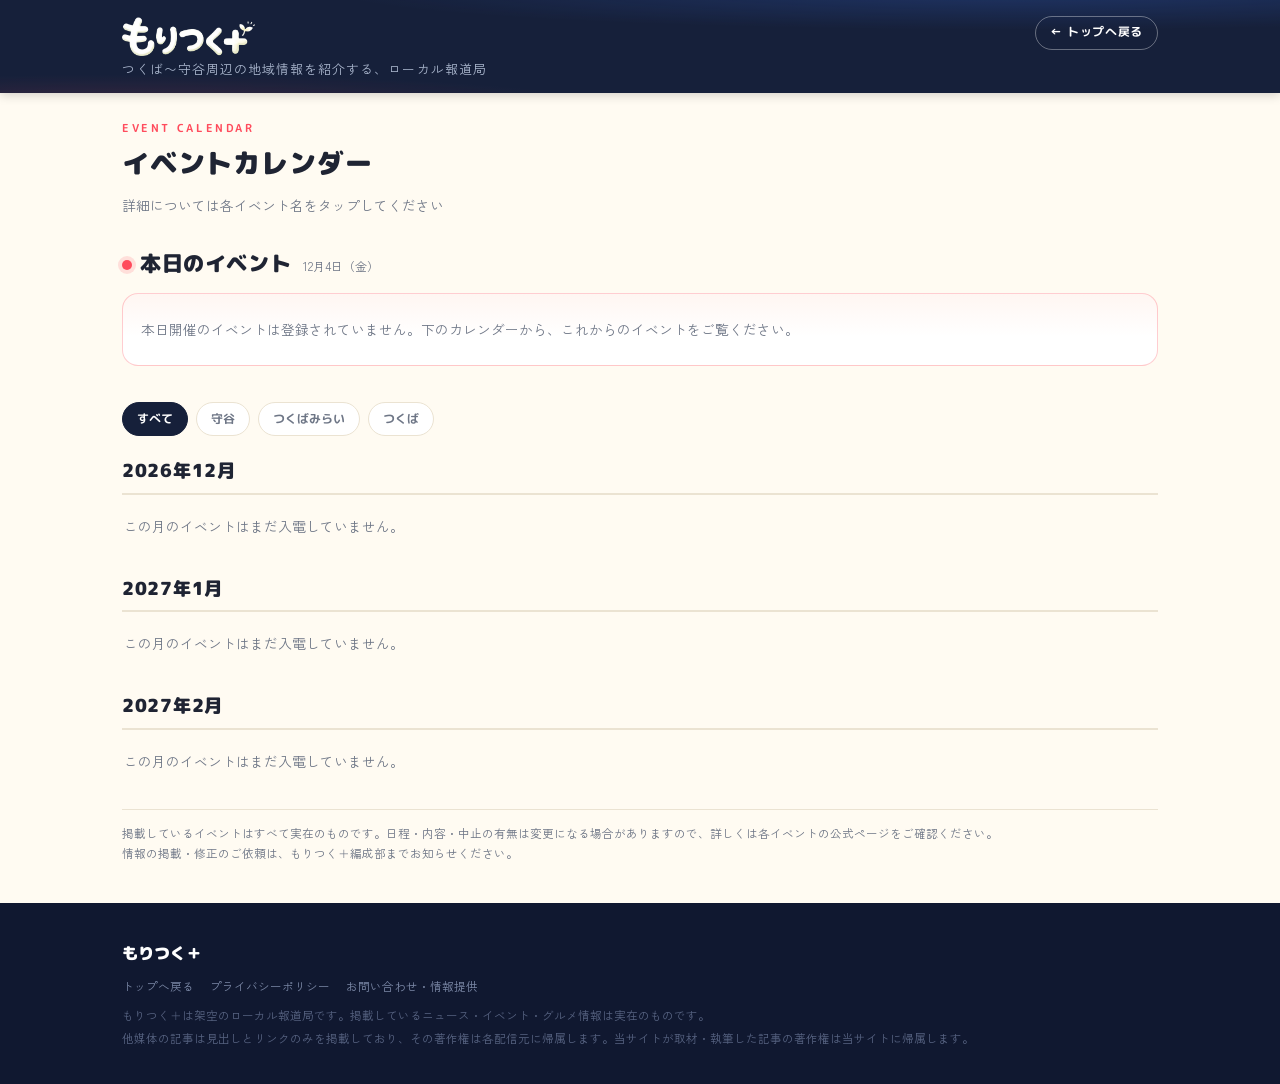
<file: events.html>
<!DOCTYPE html>
<!-- もりつく＋ イベントカレンダー（2026-08-02 新設）
     中身は data/events.json だけを見て描画します。イベントの追加・修正は
     add-event.html（イベント投稿ページ）から行ってください。
     表示する月数は下の MONTHS_SHOWN（今月を含む月数）で変えられます。 -->
<html lang="ja">
<head>
<meta charset="UTF-8">
<meta name="viewport" content="width=device-width, initial-scale=1, viewport-fit=cover">
<title>イベントカレンダー | もりつく＋</title>
<meta name="description" content="守谷・つくばみらい・つくば、TX沿線3市とその周辺のイベントを3か月分まとめたカレンダー。">
<meta name="theme-color" content="#16203A">
<link rel="manifest" href="manifest.json">
<link rel="apple-touch-icon" href="icons/icon-192.png">
<link rel="preconnect" href="https://fonts.googleapis.com">
<link rel="preconnect" href="https://fonts.gstatic.com" crossorigin>
<link href="https://fonts.googleapis.com/css2?family=M+PLUS+Rounded+1c:wght@500;700;900&family=Zen+Kaku+Gothic+New:wght@400;500;700&display=swap" rel="stylesheet">
<link rel="stylesheet" href="css/style.css">
<style>
/* ===== イベントカレンダー専用（このページだけで使うスタイル） ===== */
.ev-back {
  display: inline-flex; align-items: center; gap: 6px;
  flex-shrink: 0; margin-top: 2px;
  padding: 6px 14px; border-radius: 999px;
  border: 1.5px solid rgba(255,255,255,0.35);
  color: #fff; font-family: "M PLUS Rounded 1c", sans-serif;
  font-weight: 700; font-size: 0.72rem; letter-spacing: 0.06em;
  white-space: nowrap;
}
.ev-back:hover { background: rgba(255,255,255,0.12); }

.ev-hero { padding: 26px 0 6px; }
.ev-hero .ev-h1 { font-size: 1.7rem; }
.ev-hero .ev-lead {
  margin-top: 8px; font-size: 0.85rem; color: var(--ink-sub); line-height: 1.75;
  max-width: 46em;
}

/* 本日のイベント */
.ev-today { padding: 22px 0 10px; }
.ev-today-box {
  border: 1.5px solid rgba(255,75,92,0.28);
  background: linear-gradient(180deg, #FFF6F2, #fff 60%);
  border-radius: var(--radius);
  padding: 14px 16px;
}
.live-dot {
  display: inline-block; width: 10px; height: 10px; border-radius: 50%;
  background: var(--onair); margin-right: 8px; vertical-align: 1px;
  box-shadow: 0 0 0 4px rgba(255,75,92,0.16);
}
.ev-empty { color: var(--ink-sub); font-size: 0.85rem; padding: 10px 2px; }

/* 地域の絞り込みチップ */
.ev-filter { display: flex; gap: 8px; flex-wrap: wrap; margin-bottom: 20px; }
.ev-fchip {
  padding: 7px 14px; border-radius: 999px;
  border: 1.5px solid var(--paper-line); background: #fff;
  font-size: 0.78rem; font-weight: 700; color: var(--ink-sub);
  font-family: "M PLUS Rounded 1c", sans-serif;
}
.ev-fchip[aria-pressed="true"] { background: var(--studio); border-color: var(--studio); color: #fff; }

/* 月の見出し */
.ev-month { margin-bottom: 26px; }
.ev-month-head {
  display: flex; align-items: baseline; gap: 10px; margin-bottom: 10px;
  padding-bottom: 6px; border-bottom: 2px solid var(--paper-line);
}
.ev-month-title {
  font-family: "M PLUS Rounded 1c", sans-serif; font-weight: 900;
  font-size: 1.12rem; letter-spacing: 0.04em;
}
.ev-month-count { font-size: 0.72rem; color: var(--ink-sub); }

/* イベント1件 */
.ev-list { display: flex; flex-direction: column; gap: 10px; }
.ev-row {
  display: flex; align-items: stretch; gap: 0;
  background: #fff; border: 1px solid var(--paper-line);
  border-radius: 12px; overflow: hidden;
  transition: transform 0.15s, box-shadow 0.15s;
}
a.ev-row:hover { transform: translateY(-2px); box-shadow: 0 10px 24px rgba(31,36,51,0.09); }
.ev-date {
  flex: 0 0 92px;
  background: var(--acc, var(--c-kinko));
  color: #fff; display: flex; flex-direction: column;
  align-items: center; justify-content: center; gap: 2px;
  padding: 12px 6px; text-align: center;
  font-family: "M PLUS Rounded 1c", sans-serif;
}
.ev-date .dnum { font-weight: 900; font-size: 1.02rem; line-height: 1.15; letter-spacing: 0.02em; }
.ev-date .dwk { font-size: 0.66rem; font-weight: 700; opacity: 0.9; margin-left: 3px; }
.ev-date .dsep { font-size: 0.66rem; opacity: 0.75; line-height: 1; }
.ev-body { flex: 1 1 0; min-width: 0; padding: 11px 14px 12px; display: flex; flex-direction: column; gap: 7px; }
.ev-title {
  font-weight: 700; font-size: 0.95rem; line-height: 1.45; color: var(--ink);
  display: flex; align-items: flex-start; gap: 6px;
}
a.ev-row .ev-title { color: var(--link-ink, #1F2433); }
.ev-title .ext { flex-shrink: 0; font-size: 0.72rem; color: var(--c-tsukuba); margin-top: 3px; }
.ev-meta { display: flex; align-items: center; gap: 8px; flex-wrap: wrap; }
.ev-area {
  font-size: 0.66rem; font-weight: 700; padding: 2px 9px;
  border-radius: 999px; border: 1.5px solid var(--acc, var(--c-kinko));
  color: var(--acc, var(--c-kinko)); white-space: nowrap;
}
.ev-place {
  display: inline-flex; align-items: center; gap: 6px;
  font-size: 0.76rem; color: var(--ink-sub); min-width: 0;
}
.ev-place .lbl {
  font-size: 0.62rem; font-weight: 700; letter-spacing: 0.04em;
  background: #F2EFE6; color: #7C8494; padding: 2px 7px; border-radius: 5px; flex-shrink: 0;
}
.ev-note {
  margin-top: 26px; font-size: 0.72rem; color: var(--ink-sub); line-height: 1.7;
  border-top: 1px solid var(--paper-line); padding-top: 14px;
}
@media (max-width: 640px) {
  .ev-hero .ev-h1 { font-size: 1.42rem; }
  .ev-hero .ev-lead { font-size: 0.78rem; }
  .ev-date { flex: 0 0 78px; padding: 10px 4px; }
  .ev-date .dnum { font-size: 0.92rem; }
  .ev-body { padding: 10px 12px 11px; }
  .ev-title { font-size: 0.9rem; }
  .ev-back { padding: 5px 11px; font-size: 0.66rem; }
}
</style>
<!-- このページの正式なURL。/ と /index.html のように同じ内容が2つのURLで
     開ける状態を、検索エンジンに「こちらが正規」と伝えるための指定。 -->
<link rel="canonical" href="https://moritsuku.net/events.html">

<!-- Googleアナリティクス（GA4）測定ID: G-9P2HYHM9KE
     訪問者数やよく読まれたページを把握するためのもの。個人を特定する情報は取得していない。
     説明は privacy.html の第4章（アクセス解析ツール）と第5章（外部送信）に記載済み。
     ※局内専用ツール（desk / add-article / add-event / add-manga）には入れないこと。
        自分の作業アクセスが数字に混ざってしまうため。 -->
<script>
(function () {
  /* 端末ごとのアクセス解析オフスイッチ。
     ?ga=off を付けて一度開くと、その端末（ブラウザ）では以後カウントされない。
       例）https://moritsuku.net/?ga=off
     元に戻すときは ?ga=on を付けて開く。
       例）https://moritsuku.net/?ga=on
     スマホのモバイル回線はアクセスのたびにIPが変わり、GA側のIP除外が効かないため、
     サイト側で覚えておく方式にしている。設定はその端末のブラウザにだけ保存される。 */
  var off = false;
  try {
    var p = new URLSearchParams(location.search).get('ga');
    if (p === 'off') localStorage.setItem('mk_ga_off', '1');
    if (p === 'on')  localStorage.removeItem('mk_ga_off');
    off = localStorage.getItem('mk_ga_off') === '1';
  } catch (e) { /* localStorageが使えない環境ではそのまま計測する */ }
  if (off) return;

  window.dataLayer = window.dataLayer || [];
  window.gtag = function () { dataLayer.push(arguments); };
  gtag('js', new Date());
  gtag('config', 'G-9P2HYHM9KE');

  var s = document.createElement('script');
  s.async = true;
  s.src = 'https://www.googletagmanager.com/gtag/js?id=G-9P2HYHM9KE';
  document.head.appendChild(s);
})();
</script>
</head>
<body>

<header class="studio-head">
  <div class="wrap">
    <div class="head-top">
      <div class="brand">
        <a href="./"><h1 class="logo"><img src="images/logo-moritsuku.webp" alt="もりつく＋" width="459" height="144"></h1></a>
        <div class="tagline">つくば〜守谷周辺の地域情報を紹介する、ローカル報道局</div>
      </div>
      <a class="ev-back" href="./">← トップへ戻る</a>
    </div>
  </div>
</header>

<section class="ev-hero">
  <div class="wrap">
    <span class="eyebrow">EVENT CALENDAR</span>
    <h2 class="sec-title ev-h1">イベントカレンダー</h2>
    <p class="ev-lead">詳細については各イベント名をタップしてください</p>
  </div>
</section>

<section class="ev-today">
  <div class="wrap">
    <div class="sec-head" style="margin-bottom:12px;">
      <h2 class="sec-title"><span class="live-dot"></span>本日のイベント</h2>
      <span class="sec-note" id="todayDate"></span>
    </div>
    <div class="ev-today-box"><div id="todayList" class="ev-list"></div></div>
  </div>
</section>

<section>
  <div class="wrap">
    <div class="ev-filter" id="areaFilter" role="group" aria-label="地域で絞り込み"></div>
    <div id="months"></div>
    <p class="ev-note">
      掲載しているイベントはすべて実在のものです。日程・内容・中止の有無は変更になる場合がありますので、詳しくは各イベントの公式ページをご確認ください。<br>
      情報の掲載・修正のご依頼は、もりつく＋編成部までお知らせください。
    </p>
  </div>
</section>

<footer>
  <div class="wrap">
    <div class="f-logo">もりつく＋</div>
    <div class="links">
      <a href="./">トップへ戻る</a><a href="privacy.html">プライバシーポリシー</a><a href="contact.html">お問い合わせ・情報提供</a>
    </div>
    <div class="disc">
      もりつく＋は架空のローカル報道局です。掲載しているニュース・イベント・グルメ情報は実在のものです。<br>
      他媒体の記事は見出しとリンクのみを掲載しており、その著作権は各配信元に帰属します。当サイトが取材・執筆した記事の著作権は当サイトに帰属します。
    </div>
  </div>
</footer>

<script>
(function () {
  /* 今月を含めて何か月分を表示するか。4にすれば4か月分出ます */
  const MONTHS_SHOWN = 3;

  /* 地域名から色（局カラー）を決める。上から順に見て、最初に当たったものを使う。
     ※「つくばみらい」を「つくば」より先に判定すること（順番が逆だと色が入れ替わります） */
  const AREA_COLORS = [
    ["つくばみらい", "var(--c-mirai)"],
    ["守谷",         "var(--c-moriya)"],
    ["つくば",       "var(--c-tsukuba)"]
  ];
  const DEFAULT_COLOR = "var(--c-kinko)";
  /* 絞り込みチップに常に出す地域（イベントが0件でも表示されます）。
     3市の外側（土浦・常総・取手・牛久・石岡など）は、events.json に書いた市名が
     そのままチップとして自動で追加される（このリストに足す必要はない）。 */
  const BASE_AREAS = ["守谷", "つくばみらい", "つくば"];

  const WK = "日月火水木金土";
  let EVENTS = [];
  let areaFilter = "all";

  function esc(s) {
    return String(s == null ? "" : s)
      .replace(/&/g, "&amp;").replace(/</g, "&lt;").replace(/>/g, "&gt;")
      .replace(/"/g, "&quot;").replace(/'/g, "&#39;");
  }
  function parseDate(s) {
    const m = /^(\d{4})-(\d{1,2})-(\d{1,2})/.exec(String(s || ""));
    return m ? new Date(+m[1], +m[2] - 1, +m[3]) : null;
  }
  function startOf(ev) { return parseDate(ev.start) || parseDate(ev.date); }
  function endOf(ev) { return parseDate(ev.end) || startOf(ev); }
  /* いま画面に出ている◯か月ぶんの範囲に、そのイベントがかかっているかどうか。
     地域チップと月ごとの一覧で同じ判定を使うことで、
     「一覧に1件も出ない地域のチップ」が残らないようにしている。
     例：牛久のイベントが8月で終わり、9月以降に無くなれば「牛久」チップは自動的に消える。 */
  function inShownMonths(ev) {
    const now = new Date();
    const from = new Date(now.getFullYear(), now.getMonth(), 1);
    const to   = new Date(now.getFullYear(), now.getMonth() + MONTHS_SHOWN, 0);
    const s = startOf(ev), e = endOf(ev) || startOf(ev);
    return !!s && s <= to && e >= from;
  }
  function areaColor(area) {
    const a = String(area || "");
    for (const [key, col] of AREA_COLORS) if (a.indexOf(key) >= 0) return col;
    return DEFAULT_COLOR;
  }
  function safeUrl(u) {
    const s = String(u || "").trim();
    return /^https?:\/\//i.test(s) ? s : "";
  }
  function dayCell(d) {
    return `<span class="dnum">${d.getMonth() + 1}/${d.getDate()}<span class="dwk">(${WK[d.getDay()]})</span></span>`;
  }

  function rowHTML(ev) {
    const s = startOf(ev), e = endOf(ev);
    if (!s) return "";
    const multi = e && e.getTime() !== s.getTime();
    const url = safeUrl(ev.url);
    const tag = url ? "a" : "div";
    const attrs = url ? ` href="${esc(url)}" target="_blank" rel="noopener"` : "";
    return `
    <${tag} class="ev-row"${attrs} style="--acc:${areaColor(ev.area)}">
      <span class="ev-date">
        ${dayCell(s)}
        ${multi ? `<span class="dsep">｜</span>${dayCell(e)}` : ""}
      </span>
      <span class="ev-body">
        <span class="ev-title">${esc(ev.title)}${url ? '<span class="ext" aria-hidden="true">↗</span>' : ""}</span>
        <span class="ev-meta">
          ${ev.area ? `<span class="ev-area">${esc(ev.area)}</span>` : ""}
          ${ev.place ? `<span class="ev-place"><span class="lbl">開催場所</span>${esc(ev.place)}</span>` : ""}
        </span>
      </span>
    </${tag}>`;
  }

  function visible(list) {
    return areaFilter === "all" ? list : list.filter(ev => (ev.area || "") === areaFilter);
  }

  function renderToday() {
    const now = new Date();
    const today = new Date(now.getFullYear(), now.getMonth(), now.getDate());
    document.getElementById("todayDate").textContent =
      `${today.getMonth() + 1}月${today.getDate()}日（${WK[today.getDay()]}）`;
    /* 「本日のイベント」は地域チップの絞り込みを受けない（常に全地域を表示する）。
       絞り込みが効くのは下の月ごとの一覧だけ。visible() をここで使わないこと。 */
    const list = EVENTS.filter(ev => {
      const s = startOf(ev), e = endOf(ev) || startOf(ev);
      return s && s <= today && e >= today;
    }).sort((a, b) => startOf(a) - startOf(b));
    document.getElementById("todayList").innerHTML = list.length
      ? list.map(rowHTML).join("")
      : '<div class="ev-empty">本日開催のイベントは登録されていません。下のカレンダーから、これからのイベントをご覧ください。</div>';
  }

  function renderMonths() {
    const now = new Date();
    const box = document.getElementById("months");
    let html = "";
    for (let i = 0; i < MONTHS_SHOWN; i++) {
      const mStart = new Date(now.getFullYear(), now.getMonth() + i, 1);
      const mEnd = new Date(now.getFullYear(), now.getMonth() + i + 1, 0);
      // その月にかかっているイベント（月をまたぐイベントは各月に出ます）
      const list = visible(EVENTS).filter(ev => {
        const s = startOf(ev), e = endOf(ev) || startOf(ev);
        return s && s <= mEnd && e >= mStart;
      }).sort((a, b) => (startOf(a) - startOf(b)) || (endOf(a) - endOf(b)));
      html += `
      <div class="ev-month">
        <div class="ev-month-head">
          <span class="ev-month-title">${mStart.getFullYear()}年${mStart.getMonth() + 1}月</span>
          <span class="ev-month-count">${list.length ? list.length + "件" : ""}</span>
        </div>
        ${list.length
          ? `<div class="ev-list">${list.map(rowHTML).join("")}</div>`
          : '<div class="ev-empty">この月のイベントはまだ入電していません。</div>'}
      </div>`;
    }
    box.innerHTML = html;
  }

  function renderFilter() {
    const found = [];
    EVENTS.filter(inShownMonths)
          .forEach(ev => { if (ev.area && found.indexOf(ev.area) < 0) found.push(ev.area); });
    const areas = BASE_AREAS.concat(found.filter(a => BASE_AREAS.indexOf(a) < 0));
    const box = document.getElementById("areaFilter");
    box.innerHTML = `<button class="ev-fchip" data-area="all" aria-pressed="true">すべて</button>` +
      areas.map(a => `<button class="ev-fchip" data-area="${esc(a)}" aria-pressed="false">${esc(a)}</button>`).join("");
    box.querySelectorAll(".ev-fchip").forEach(b => b.addEventListener("click", () => {
      areaFilter = b.dataset.area;
      box.querySelectorAll(".ev-fchip").forEach(x =>
        x.setAttribute("aria-pressed", x.dataset.area === areaFilter ? "true" : "false"));
      renderMonths();   /* 本日のイベントは絞り込みの対象外なので描き直さない */
    }));
  }

  async function boot() {
    try {
      const res = await fetch("data/events.json", { cache: "no-cache" });
      if (!res.ok) throw new Error("events.json " + res.status);
      const data = await res.json();
      EVENTS = (data.items || []).filter(ev => ev && ev.title && startOf(ev));
      renderFilter();
      renderToday();
      renderMonths();
    } catch (e) {
      console.error(e);
      document.getElementById("months").innerHTML =
        '<div class="empty">イベント情報の読み込みに失敗しました。ページを再読み込みしてください。</div>';
      document.getElementById("todayList").innerHTML = "";
    }
  }

  if ("serviceWorker" in navigator) {
    window.addEventListener("load", () => {
      navigator.serviceWorker.register("sw.js").catch(e => console.log("SW未登録", e));
    });
  }
  boot();
})();
</script>
</body>
</html>
</file>
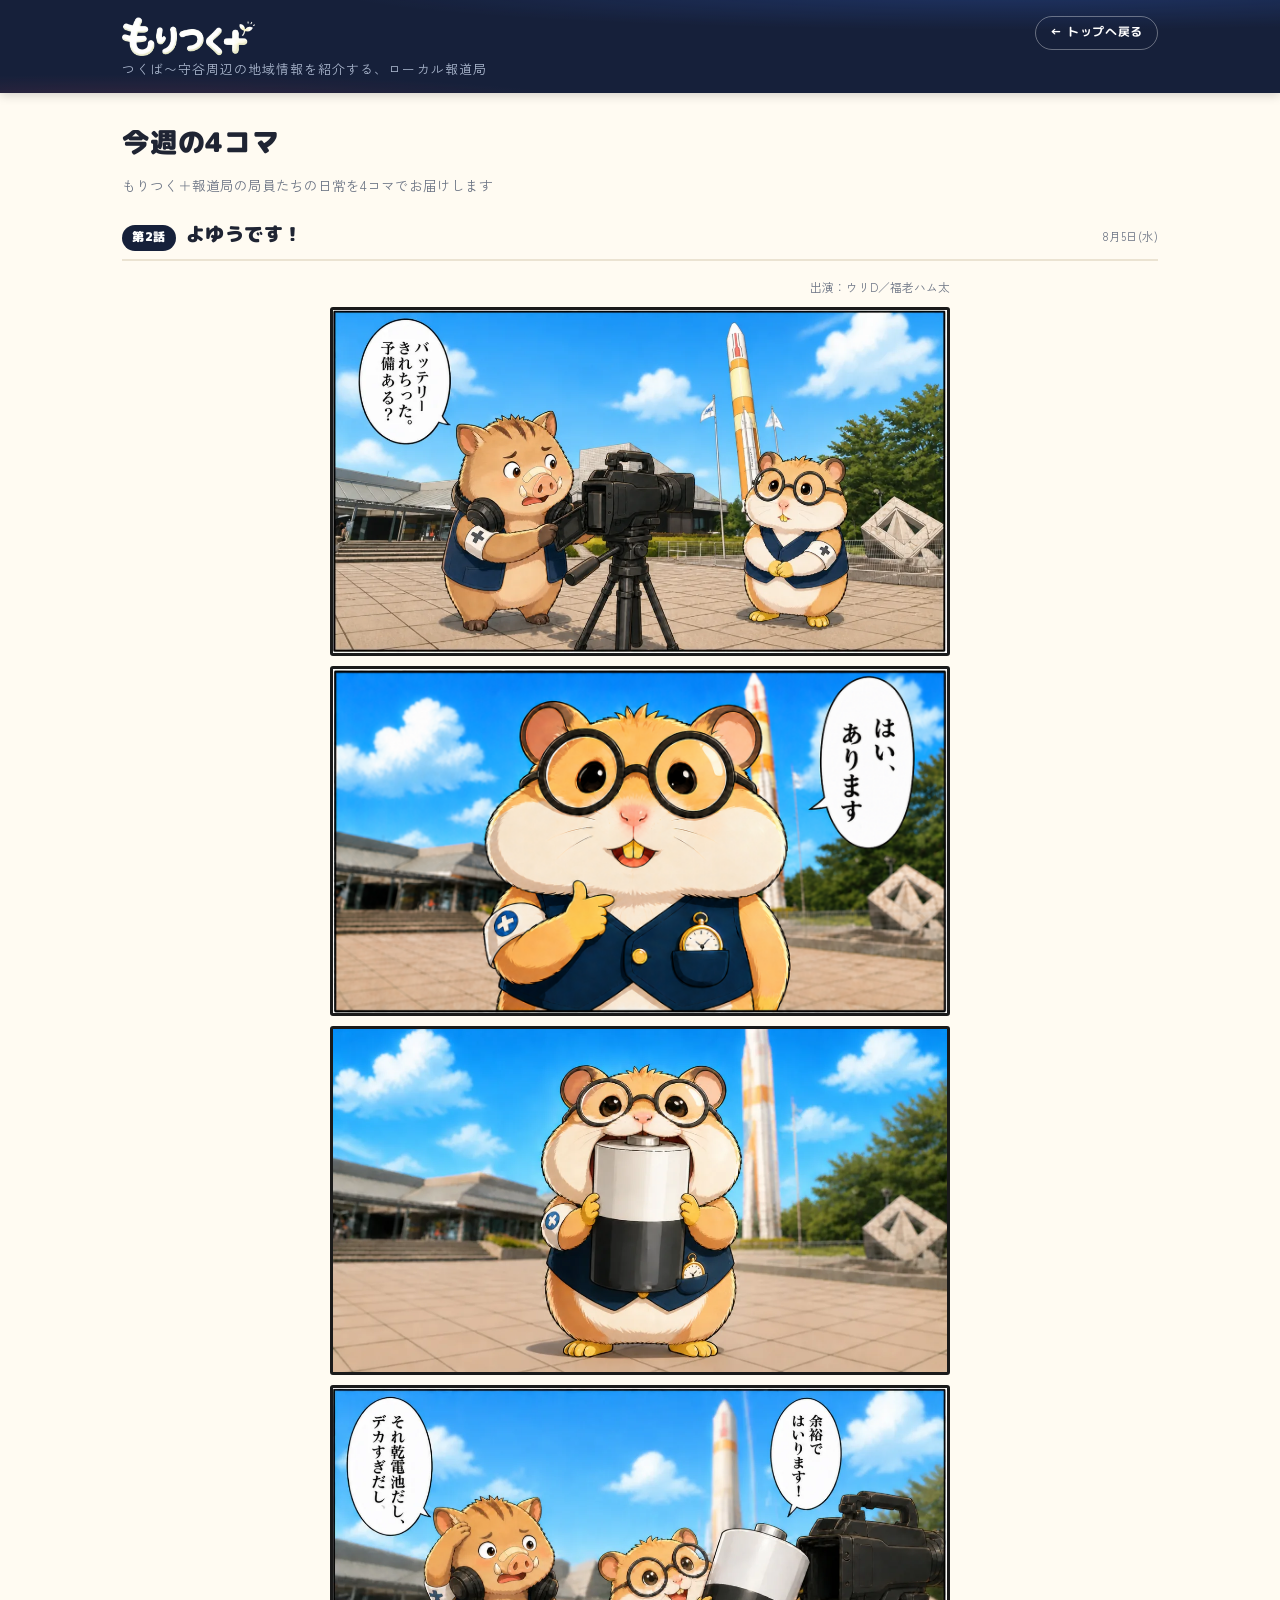
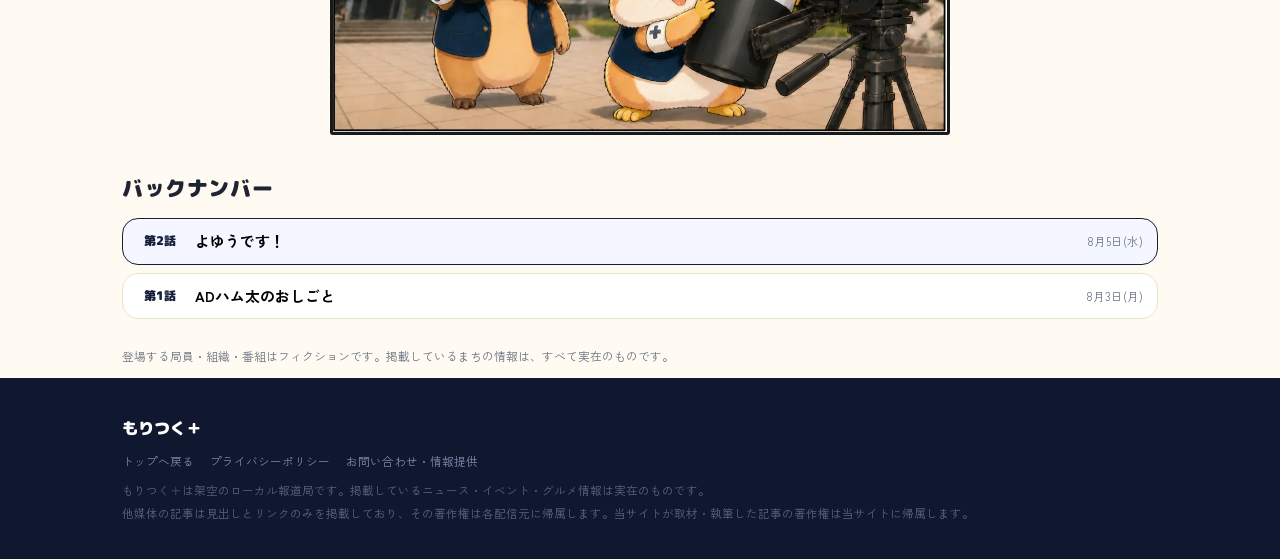
<file: manga.html>
<!DOCTYPE html>
<!-- もりつく＋ 今週の4コマ（2026-08-03 新設）
     中身は data/manga.json だけを見て描画します。新しい話を足すときは
     ①images/manga/ にコマ画像を4枚置く ②data/manga.json の items のいちばん上に1ブロック足す
     の2手順だけです。このファイルは触らなくて構いません。
     ※CSSもJSもこの1ファイルに入っています（共有ファイルを増やさないための設計） -->
<html lang="ja">
<head>
<meta charset="UTF-8">
<meta name="viewport" content="width=device-width, initial-scale=1, viewport-fit=cover">
<title>今週の4コマ | もりつく＋</title>
<meta name="description" content="もりつく＋報道局のスタッフたちの、放送のうらがわ。毎週更新の4コマ漫画です。">
<meta name="theme-color" content="#16203A">
<link rel="manifest" href="manifest.json">
<link rel="apple-touch-icon" href="icons/icon-192.png">
<link rel="preconnect" href="https://fonts.googleapis.com">
<link rel="preconnect" href="https://fonts.gstatic.com" crossorigin>
<link href="https://fonts.googleapis.com/css2?family=M+PLUS+Rounded+1c:wght@500;700;900&family=Zen+Kaku+Gothic+New:wght@400;500;700&display=swap" rel="stylesheet">
<link rel="stylesheet" href="css/style.css">
<style>
/* ===== 4コマページ専用（このページだけで使うスタイル） ===== */
.mg-back {
  display: inline-flex; align-items: center; gap: 6px;
  flex-shrink: 0; margin-top: 2px;
  padding: 6px 14px; border-radius: 999px;
  border: 1.5px solid rgba(255,255,255,0.35);
  color: #fff; font-family: "M PLUS Rounded 1c", sans-serif;
  font-weight: 700; font-size: 0.72rem; letter-spacing: 0.06em;
  white-space: nowrap;
}
.mg-back:hover { background: rgba(255,255,255,0.12); }

.mg-hero { padding: 26px 0 6px; }
.mg-hero .mg-h1 { font-size: 1.7rem; }
.mg-hero .mg-lead {
  margin-top: 8px; font-size: 0.85rem; color: var(--ink-sub);
  line-height: 1.75; max-width: 46em;
}

/* 今週の1本 */
.mg-main { padding: 18px 0 6px; }
.mg-ttl-row {
  display: flex; align-items: baseline; gap: 10px; flex-wrap: wrap;
  padding-bottom: 8px; margin-bottom: 16px;
  border-bottom: 2px solid var(--paper-line);
}
.mg-no {
  flex-shrink: 0;
  padding: 3px 10px; border-radius: 999px;
  background: var(--studio); color: #fff;
  font-family: "M PLUS Rounded 1c", sans-serif;
  font-weight: 900; font-size: 0.72rem; letter-spacing: 0.06em;
}
.mg-ttl {
  font-family: "M PLUS Rounded 1c", sans-serif;
  font-weight: 900; font-size: 1.2rem; letter-spacing: 0.02em;
  line-height: 1.35;
}
.mg-meta { font-size: 0.72rem; color: var(--ink-sub); margin-left: auto; white-space: nowrap; }

/* コマを縦に4つ並べる */
.mg-strip {
  max-width: 620px; margin: 0 auto;
  display: flex; flex-direction: column; gap: 10px;
}
.mg-panel {
  display: block; width: 100%; height: auto;
  background: #fff;
  border: 3px solid #1A1A1A;
  border-radius: 3px;
}
/* 出演者名。1コマ目の上（タイトル行とコマの間）に置く */
.mg-cast {
  max-width: 620px; margin: 0 auto 10px;
  font-size: 0.74rem; color: var(--ink-sub); text-align: right;
}

/* バックナンバー */
.mg-back-sec { padding: 30px 0 10px; }
.mg-list { display: flex; flex-direction: column; gap: 8px; }
.mg-row {
  display: flex; align-items: center; gap: 12px; width: 100%;
  padding: 12px 14px; text-align: left;
  background: #fff; border: 1px solid var(--paper-line);
  border-radius: var(--radius); cursor: pointer;
  font-family: inherit;
}
.mg-row:hover { border-color: var(--studio); }
.mg-row[aria-current="true"] { border-color: var(--studio); background: #F4F7FF; }
.mg-row-no {
  flex-shrink: 0; width: 46px; text-align: center;
  font-family: "M PLUS Rounded 1c", sans-serif;
  font-weight: 900; font-size: 0.76rem; color: var(--studio);
}
.mg-row-ttl { font-weight: 700; font-size: 0.92rem; line-height: 1.4; }
.mg-row-date { margin-left: auto; flex-shrink: 0; font-size: 0.72rem; color: var(--ink-sub); }

.mg-note {
  margin-top: 26px; font-size: 0.74rem; color: var(--ink-sub); line-height: 1.9;
}
.mg-empty { color: var(--ink-sub); font-size: 0.88rem; padding: 30px 2px; text-align: center; }

@media (max-width: 640px) {
  .mg-hero .mg-h1 { font-size: 1.4rem; }
  .mg-ttl { font-size: 1.05rem; }
  .mg-meta { margin-left: 0; width: 100%; }
  .mg-panel { border-width: 2px; }
  .mg-strip { gap: 8px; }
  .mg-row-ttl { font-size: 0.86rem; }
}
</style>
<!-- このページの正式なURL。/ と /index.html のように同じ内容が2つのURLで
     開ける状態を、検索エンジンに「こちらが正規」と伝えるための指定。 -->
<link rel="canonical" href="https://moritsuku.net/manga.html">

<!-- Googleアナリティクス（GA4）測定ID: G-9P2HYHM9KE
     訪問者数やよく読まれたページを把握するためのもの。個人を特定する情報は取得していない。
     説明は privacy.html の第4章（アクセス解析ツール）と第5章（外部送信）に記載済み。
     ※局内専用ツール（desk / add-article / add-event / add-manga）には入れないこと。
        自分の作業アクセスが数字に混ざってしまうため。 -->
<script>
(function () {
  /* 端末ごとのアクセス解析オフスイッチ。
     ?ga=off を付けて一度開くと、その端末（ブラウザ）では以後カウントされない。
       例）https://moritsuku.net/?ga=off
     元に戻すときは ?ga=on を付けて開く。
       例）https://moritsuku.net/?ga=on
     スマホのモバイル回線はアクセスのたびにIPが変わり、GA側のIP除外が効かないため、
     サイト側で覚えておく方式にしている。設定はその端末のブラウザにだけ保存される。 */
  var off = false;
  try {
    var p = new URLSearchParams(location.search).get('ga');
    if (p === 'off') localStorage.setItem('mk_ga_off', '1');
    if (p === 'on')  localStorage.removeItem('mk_ga_off');
    off = localStorage.getItem('mk_ga_off') === '1';
  } catch (e) { /* localStorageが使えない環境ではそのまま計測する */ }
  if (off) return;

  window.dataLayer = window.dataLayer || [];
  window.gtag = function () { dataLayer.push(arguments); };
  gtag('js', new Date());
  gtag('config', 'G-9P2HYHM9KE');

  var s = document.createElement('script');
  s.async = true;
  s.src = 'https://www.googletagmanager.com/gtag/js?id=G-9P2HYHM9KE';
  document.head.appendChild(s);
})();
</script>
</head>
<body>

<header class="studio-head">
  <div class="wrap">
    <div class="head-top">
      <div class="brand">
        <a href="./"><h1 class="logo"><img src="images/logo-moritsuku.webp" alt="もりつく＋" width="459" height="144"></h1></a>
        <div class="tagline">つくば〜守谷周辺の地域情報を紹介する、ローカル報道局</div>
      </div>
      <a class="mg-back" href="./">← トップへ戻る</a>
    </div>
  </div>
</header>

<section class="mg-hero">
  <div class="wrap">
    <h2 class="sec-title mg-h1">今週の4コマ</h2>
    <p class="mg-lead">もりつく＋報道局の局員たちの日常を4コマでお届けします</p>
  </div>
</section>

<section class="mg-main">
  <div class="wrap">
    <div id="mgMain"><p class="mg-empty">読み込み中です…</p></div>
  </div>
</section>

<section class="mg-back-sec" id="mgBackSec" hidden>
  <div class="wrap">
    <div class="sec-head" style="margin-bottom:12px;">
      <h2 class="sec-title">バックナンバー</h2>
    </div>
    <div class="mg-list" id="mgList"></div>
    <p class="mg-note">
      登場する局員・組織・番組はフィクションです。掲載しているまちの情報は、すべて実在のものです。
    </p>
  </div>
</section>

<footer>
  <div class="wrap">
    <div class="f-logo">もりつく＋</div>
    <div class="links">
      <a href="./">トップへ戻る</a><a href="privacy.html">プライバシーポリシー</a><a href="contact.html">お問い合わせ・情報提供</a>
    </div>
    <div class="disc">
      もりつく＋は架空のローカル報道局です。掲載しているニュース・イベント・グルメ情報は実在のものです。<br>
      他媒体の記事は見出しとリンクのみを掲載しており、その著作権は各配信元に帰属します。当サイトが取材・執筆した記事の著作権は当サイトに帰属します。
    </div>
  </div>
</footer>

<script>
(function () {
  const main    = document.getElementById("mgMain");
  const listBox = document.getElementById("mgList");
  const backSec = document.getElementById("mgBackSec");
  let EPISODES = [];

  /* 日付 "2026-08-03" → "8月3日(月)" */
  const WD = ["日","月","火","水","木","金","土"];
  function jpDate(s) {
    const m = String(s || "").match(/^(\d{4})-(\d{2})-(\d{2})/);
    if (!m) return "";
    const d = new Date(+m[1], +m[2] - 1, +m[3]);
    return (+m[2]) + "月" + (+m[3]) + "日(" + WD[d.getDay()] + ")";
  }
  const esc = s => String(s == null ? "" : s)
    .replace(/&/g,"&amp;").replace(/</g,"&lt;").replace(/>/g,"&gt;").replace(/"/g,"&quot;");

  /* 1話ぶんを表示する */
  function render(ep) {
    if (!ep) { main.innerHTML = '<p class="mg-empty">まだ4コマがありません。</p>'; return; }
    const panels = (ep.panels || []).map((src, i) =>
      '<img class="mg-panel" src="' + esc(src) + '" alt="' + esc(ep.title) + ' ' + (i + 1) + 'コマ目" loading="' + (i < 2 ? "eager" : "lazy") + '">'
    ).join("");
    main.innerHTML =
      '<div class="mg-ttl-row">' +
        (ep.no ? '<span class="mg-no">第' + esc(ep.no) + '話</span>' : "") +
        '<span class="mg-ttl">' + esc(ep.title) + '</span>' +
        '<span class="mg-meta">' + esc(jpDate(ep.date)) + '</span>' +
      '</div>' +
      (ep.cast ? '<div class="mg-cast">出演：' + esc(ep.cast) + '</div>' : "") +
      '<div class="mg-strip">' + panels + '</div>';
    listBox.querySelectorAll(".mg-row").forEach(b =>
      b.setAttribute("aria-current", b.dataset.no === String(ep.no) ? "true" : "false"));
  }

  /* バックナンバー一覧 */
  function renderList() {
    if (EPISODES.length <= 1) { backSec.hidden = true; return; }
    backSec.hidden = false;
    listBox.innerHTML = EPISODES.map(ep =>
      '<button class="mg-row" type="button" data-no="' + esc(ep.no) + '">' +
        '<span class="mg-row-no">第' + esc(ep.no) + '話</span>' +
        '<span class="mg-row-ttl">' + esc(ep.title) + '</span>' +
        '<span class="mg-row-date">' + esc(jpDate(ep.date)) + '</span>' +
      '</button>'
    ).join("");
    listBox.querySelectorAll(".mg-row").forEach(btn => {
      btn.addEventListener("click", () => {
        const ep = EPISODES.find(e => String(e.no) === btn.dataset.no);
        if (!ep) return;
        render(ep);
        window.scrollTo({ top: 0, behavior: "smooth" });
      });
    });
  }

  fetch("data/manga.json", { cache: "no-store" })
    .then(r => r.json())
    .then(data => {
      EPISODES = (data.items || []).slice()
        .sort((a, b) => String(b.date).localeCompare(String(a.date)));  /* 新しい話が先頭 */
      renderList();
      render(EPISODES[0]);
    })
    .catch(() => { main.innerHTML = '<p class="mg-empty">4コマを読み込めませんでした。時間をおいてお試しください。</p>'; });
})();
</script>
</body>
</html>
</file>
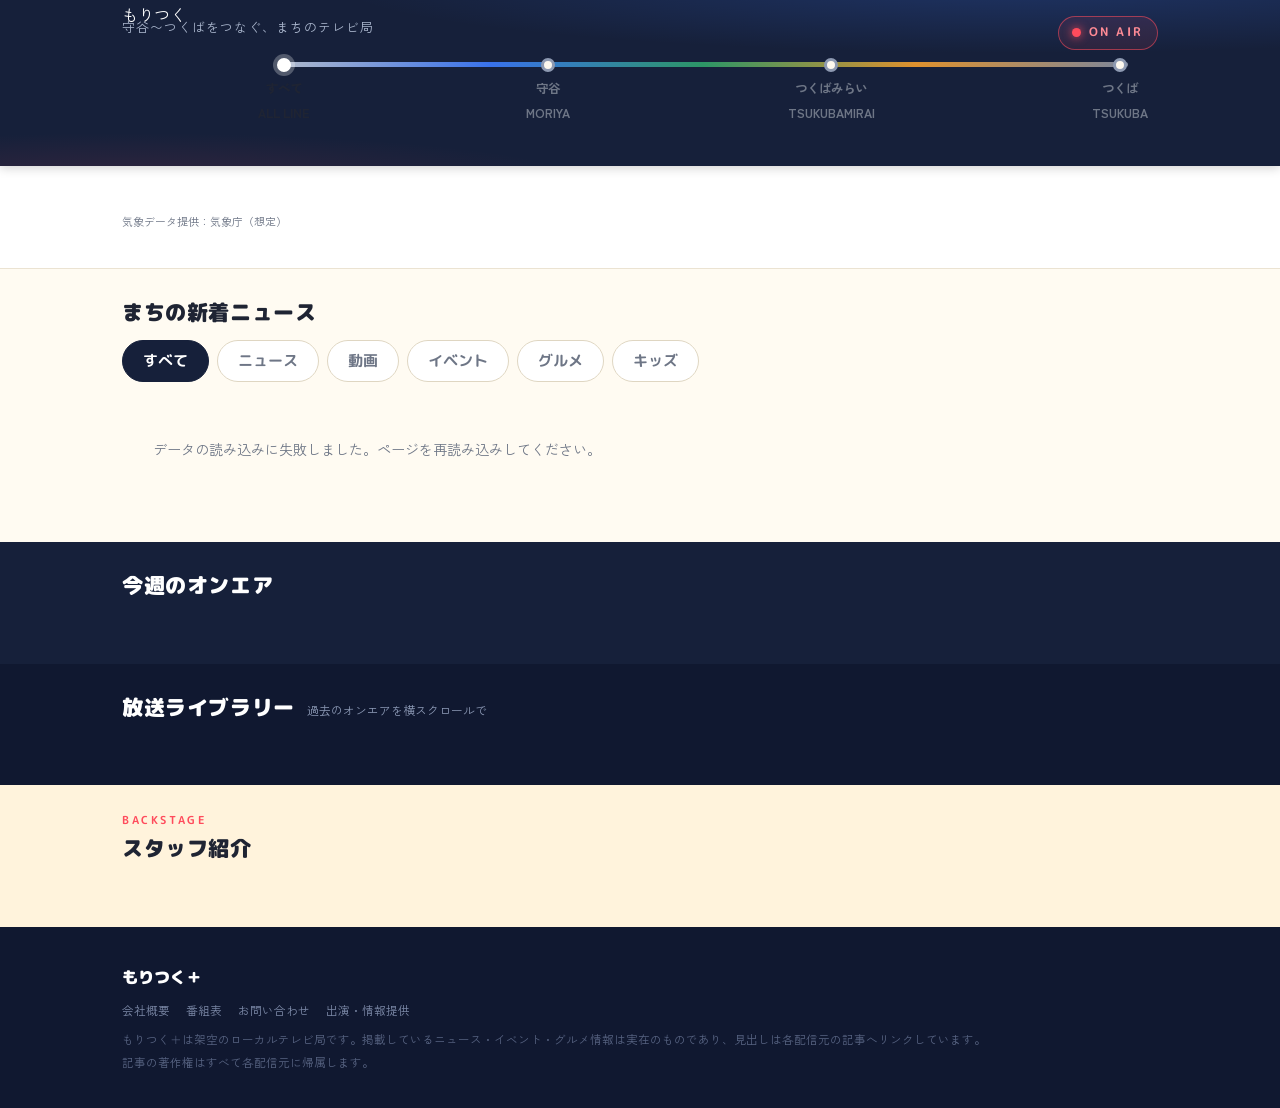
<file: preview-local.html>
<!DOCTYPE html>
<!-- もりつく＋ v26（2026-07-19）
     v24（単一10MB）から、HTML / CSS / JS / 画像 / データ に分割。見た目と動作は同一。
     更新するファイル： data/articles.json（記事） data/videos.json（動画） data/weather.json（天気・自動） -->
<html lang="ja">
<head>
<meta charset="UTF-8">
<meta name="viewport" content="width=device-width, initial-scale=1, viewport-fit=cover">
<title>【確認用】もりつく＋ | 守谷〜つくばをつなぐ、まちのテレビ局</title>
<meta name="description" content="守谷・つくばみらい・つくば、TX沿線3市のニュース・イベント・グルメをお届けする、まちのテレビ局。">
<meta name="theme-color" content="#16203A">

<link rel="apple-touch-icon" href="icons/icon-192.png">
<meta name="apple-mobile-web-app-capable" content="yes">
<meta name="apple-mobile-web-app-status-bar-style" content="black-translucent">
<meta name="apple-mobile-web-app-title" content="もりつく＋">
<link rel="preconnect" href="https://fonts.googleapis.com">
<link rel="preconnect" href="https://fonts.gstatic.com" crossorigin>
<link href="https://fonts.googleapis.com/css2?family=M+PLUS+Rounded+1c:wght@500;700;900&family=Zen+Kaku+Gothic+New:wght@400;500;700&display=swap" rel="stylesheet">
<link rel="stylesheet" href="css/style.css">
</head>
<body>


<!-- ① ロゴ / ② 駅セレクタ -->
<header class="studio-head">
  <div class="wrap">
    <div class="head-top">
      <div class="brand">
        <div class="logo">もりつく<span class="plus" role="img" aria-label="プラス"></span></div>
        <div class="tagline">守谷〜つくばをつなぐ、まちのテレビ局</div>
      </div>
      <div class="onair-lamp"><span class="bulb"></span>ON AIR</div>
    </div>

    <nav class="rail-nav" aria-label="地域で絞り込み">
      <div class="rail">
        <button class="station" data-city="all" aria-pressed="true" style="--stn:#ffffff">
          <span class="dot"></span>すべて<span class="en">ALL LINE</span>
        </button>
        <button class="station" data-city="moriya" aria-pressed="false" style="--stn:var(--c-moriya)">
          <span class="dot"></span>守谷<span class="en">MORIYA</span>
        </button>
        <button class="station" data-city="tsukubamirai" aria-pressed="false" style="--stn:var(--c-mirai)">
          <span class="dot"></span>つくばみらい<span class="en">TSUKUBAMIRAI</span>
        </button>
        <button class="station" data-city="tsukuba" aria-pressed="false" style="--stn:var(--c-tsukuba)">
          <span class="dot"></span>つくば<span class="en">TSUKUBA</span>
        </button>
      </div>
    </nav>
  </div>
</header>

<!-- ② もりつく気象台（お天気コーナー。駅セレクタ連動で担当キャスターが交代） -->
<section class="weather-sec" id="sec-weather">
  <div class="wrap">
    <div class="sec-head">
      <div>
        <h2 class="sec-title">もりつく気象台</h2>
      </div>
    </div>
    <div class="weather-card" id="weatherCard"></div>
    <div class="weather-note">気象データ提供：気象庁（想定）</div>
  </div>
</section>

<!-- ③ まちの新着ニュース（毎日更新ゾーン。ジャンル絞り込みはこのセクション専属） -->
<section id="sec-articles">
  <div class="wrap">
    <!-- 日替わりリポーター（午前5時に交代）＋見出し＋ジャンルチップ -->
    <div class="news-head">
      <div class="news-caster" id="newsCaster">
        <img id="newsCasterImg" alt="">
      </div>
      <div class="news-head-main">
        <div class="sec-head">
          <div>
            <h2 class="sec-title">まちの新着ニュース</h2>
          </div>
        </div>
    <div class="genre-row" role="group" aria-label="ジャンルで絞り込み">
      <button class="chip" data-cat="all" aria-pressed="true">すべて</button>
      <button class="chip" data-cat="news" aria-pressed="false">ニュース</button>
      <button class="chip" data-cat="video" aria-pressed="false">動画</button>
      <button class="chip" data-cat="event" aria-pressed="false">イベント</button>
      <button class="chip" data-cat="gourmet" aria-pressed="false">グルメ</button>
      <button class="chip" data-cat="kids" aria-pressed="false">キッズ</button>
        </div>
      </div>
    </div>
    <div class="card-grid" id="feed"></div>
    <div class="empty" id="emptyNote" hidden>この条件の記事はまだ入電していません。</div>
  </div>
</section>

<!-- ④ おすすめ動画 -->
<section class="dark" id="sec-video">
  <div class="wrap">
    <div class="sec-head">
      <div class="onair-head">
        <h2 class="sec-title">今週のオンエア</h2>
        <!-- 日替わりの制作班スタッフ（午前5時に交代）。見出しの「ア」の後ろに立つ -->
        <div class="onair-caster" id="onairCaster">
          <img id="onairCasterImg" alt="">
        </div>
      </div>
    </div>

    <div class="video-lead" id="videoLead"></div>

    <!-- ⑤ 次の放送（data/videos.json の next から描画） -->
    <div class="next-strip" id="nextStrip"></div>
  </div>
</section>

<!-- ⑥ 過去放送 -->
<section class="dark deep" id="sec-library">
  <div class="wrap">
    <div class="sec-head">
      <div>
        <h2 class="sec-title">放送ライブラリー</h2>
      </div>
      <span class="sec-note">過去のオンエアを横スクロールで</span>
    </div>
    <div class="shelf" id="shelf"></div>
  </div>
</section>

<!-- 動画ジャンル選択時のみ：記事カードがここ（放送ライブラリーの下）へ移動する受け皿 -->
<section id="sec-feed-slot" hidden>
  <div class="wrap" id="feedSlot"></div>
</section>

<!-- ⑧ スタッフ紹介 -->
<section class="staff-sec" id="sec-staff">
  <div class="wrap">
    <div class="sec-head">
      <div>
        <span class="eyebrow">BACKSTAGE</span>
        <h2 class="sec-title">スタッフ紹介</h2>
      </div>
    </div>
    <div class="staff-grid" id="staff"></div>
  </div>
</section>

<footer>
  <div class="wrap">
    <div class="f-logo">もりつく＋</div>
    <div class="links">
      <a href="#">会社概要</a><a href="#">番組表</a><a href="#">お問い合わせ</a><a href="#">出演・情報提供</a>
    </div>
    <div class="disc">
      もりつく＋は架空のローカルテレビ局です。掲載しているニュース・イベント・グルメ情報は実在のものであり、見出しは各配信元の記事へリンクしています。<br>
      記事の著作権はすべて各配信元に帰属します。
    </div>
  </div>
</footer>

<script>window.__PRELOAD={"data/staff.json": {"staff": [{"role": "編成局長", "name": "福老 局長", "blog": "ホウ。本日の編成会議も夜半に及んだ。ウリ坊くんの新企画、危なっかしいが、面白い。通す。", "bg": "#DFF3E8", "img": "images/fukuro-kyokucho.webp"}, {"role": "アナウンサー室", "name": "四六 ガマ子", "blog": "今日のもりつくニュース、一度も噛みませんでした！！！（リハでは4回噛みました）", "bg": "#E3ECFF", "img": "images/shiroku-gamako.webp"}, {"role": "制作プロデューサー", "name": "ポン田 P", "blog": "ロケ先の駐車場問題、解決しました。どう解決したかは聞かないでください。", "bg": "#FFEFD6", "img": "images/ponda-p.webp"}, {"role": "ディレクター", "name": "ウリ D", "blog": "編集おわらん！！！ でも今日撮れた夕焼け、局の宝になると思う。見て。", "bg": "#FFE3E6", "img": "images/uri-d.webp"}, {"role": "AD", "name": "福老 ハム太", "blog": "本日の歩数：31,204歩。頬袋の中身：ガムテ2、電池6、みんなのグミ。現場は今日も平和です！", "bg": "#FFF6DC", "img": "images/fukuro-hamuta.webp"}, {"role": "守谷担当リポーター", "name": "カワセ ミドリ", "blog": "本日の守谷：取材3件、移動は全部飛び。野鳥のみちで先輩に会いました。会釈されました。", "bg": "#DFF3E8", "img": "images/kawase-midori.webp", "imgFlip": "images/kawase-midori-flip.webp"}, {"role": "つくばみらい担当リポーター", "name": "白鷺 ノン", "blog": "今日の田んぼ、稲がまた少し伸びていました。ニュースにはなりませんが、大事なことです。", "bg": "#FFEFD6", "img": "images/shirasagi-non.webp"}, {"role": "つくば担当リポーター", "name": "隼 ソラ", "blog": "本日の取材メモ：研究発表1件、新店1件、ロケット余談45分。余談が本編でした。", "bg": "#E3ECFF", "img": "images/hayabusa-sora.webp"}], "casters": {"all": {"idx": 1, "label": "アナウンサー", "name": "四六ガマ子", "cc": "#FF4B5C"}, "moriya": {"idx": 5, "label": "守谷担当", "name": "カワセミドリ", "cc": "#2FA36B"}, "tsukubamirai": {"idx": 6, "label": "つくばみらい担当", "name": "白鷺ノン", "cc": "#F59E2D"}, "tsukuba": {"idx": 7, "label": "つくば担当", "name": "隼ソラ", "cc": "#3D7BFF"}}, "wxComments": {"all": {"sun": "本日は晴れ！絶好のお出かけ日和です（噛まずに言えました）", "hot": "予想最高31度超え。こまめな水分補給、お忘れなく！", "cloud": "雲は多めですが、放送に支障はありません！", "rain": "傘マークが出ています。さあさあお立ち会い、傘のご用意を！"}, "moriya": {"sun": "取材日和です！洗濯物も干せます。次、行きます！", "hot": "暑いです！移動は日陰ルート推奨！現場からは以上です！", "cloud": "くもり空！でも取材は行きます！", "rain": "雨です！折りたたみ傘、カバンに入れてから出発です！"}, "tsukubamirai": {"sun": "いいお天気ですねえ。田んぼの稲もよろこんでいます〜", "hot": "今日は暑くなりますよ〜。麦茶をどうぞ、慌てずに〜", "cloud": "やわらかい曇り空。過ごしやすい一日になりそうですよ〜", "rain": "あら〜、雨ですねえ。恵みの雨です、慌てなくても大丈夫〜"}, "tsukuba": {"sun": "快晴。天体観測にも好条件です。出典は気象庁です", "hot": "予想最高気温、数値的に警戒レベルです。水分補給を", "cloud": "雲量は多めですが、降水の予想はありません", "rain": "降水確率が上昇中。データ上、傘は必須です"}}, "newsReporters": [{"idx": 5, "name": "カワセ ミドリ", "label": "守谷担当", "useFlip": true}, {"idx": 6, "name": "白鷺 ノン", "label": "つくばみらい担当"}, {"idx": 7, "name": "隼 ソラ", "label": "つくば担当"}], "onairStaff": [{"idx": 3, "label": "ディレクター"}, {"idx": 4, "label": "AD"}], "nextAvatarIdx": 2}, "data/articles.json": {"updated": "2026-07-19", "items": [{"title": "新築家屋の固定資産税など計約8000万円を課税漏れ　つくば市", "source": "NEWSつくば", "date": "2026-07-17", "city": ["tsukuba"], "category": "news", "emoji": "🏢", "url": "https://newstsukuba.jp/61684/17/07/", "thumb": "images/thumbs/2026-07-19-tsukuba-cityhall.webp"}, {"title": "つくば駅前に新カフェ「サンプル珈琲研究所」がオープン　研究学園都市らしい実験的メニューが話題", "source": "サンプル新聞", "ago": "2時間前", "city": ["tsukuba"], "category": "gourmet", "emoji": "☕", "url": ""}, {"title": "守谷市、TX守谷駅周辺の再開発計画を発表　2028年度に新複合施設が完成予定", "source": "サンプルニュース茨城", "ago": "4時間前", "city": ["moriya"], "category": "news", "emoji": "🏗️", "url": ""}, {"title": "つくばみらい市で「みらい平サマーフェスタ2026」開催へ　花火とマルシェで夏を彩る", "source": "サンプルタウン誌", "ago": "昨日", "city": ["tsukubamirai"], "category": "event", "emoji": "🎆", "url": ""}, {"title": "筑波大学発スタートアップ、AI農業ロボットの実証実験をつくば市内で開始", "source": "サンプルテックメディア", "ago": "昨日", "city": ["tsukuba"], "category": "news", "emoji": "🤖", "url": ""}, {"title": "守谷の老舗ベーカリーが夏限定「常総メロンパン」を発売　地元産メロン果汁を使用", "source": "サンプルグルメ通信", "ago": "昨日", "city": ["moriya"], "category": "gourmet", "emoji": "🍈", "url": ""}, {"title": "つくばエクスプレス、夏休み期間の増便を発表　沿線イベント需要に対応", "source": "サンプル交通新聞", "ago": "2日前", "city": ["moriya", "tsukuba", "tsukubamirai"], "category": "news", "emoji": "🚃", "url": ""}, {"title": "つくば市で科学体験イベント「サイエンスサマーラボ」　7月下旬に研究機関が一斉公開", "source": "サンプルニュースつくば", "ago": "2日前", "city": ["tsukuba"], "category": "event", "emoji": "🔬", "url": ""}, {"title": "つくばみらい市のワープステーション江戸で時代劇ロケ体験ツアー開催", "source": "サンプル観光ナビ", "ago": "3日前", "city": ["tsukubamirai"], "category": "event", "emoji": "🏯", "url": ""}, {"title": "守谷駅前児童館で「にこにこベビータイム」開催　0〜2歳親子の交流イベント", "source": "サンプル子育て情報局", "ago": "5時間前", "city": ["moriya"], "category": "kids", "emoji": "👶", "url": ""}, {"title": "つくばみらい市の子育て支援センターがリニューアル　屋内あそび場を拡張", "source": "サンプルタウン誌", "ago": "昨日", "city": ["tsukubamirai"], "category": "kids", "emoji": "🧸", "url": ""}, {"title": "つくば市内の児童館で科学実験教室　小学生向け「ペットボトルロケット」体験", "source": "サンプルニュースつくば", "ago": "2日前", "city": ["tsukuba"], "category": "kids", "emoji": "🚀", "url": ""}, {"title": "守谷駅ナカに人気ジェラート店が期間限定出店　常陸牛乳を使った新フレーバーも", "source": "サンプルタウン誌", "ago": "3日前", "city": ["moriya"], "category": "gourmet", "url": ""}], "_つかいかた": "items の先頭が大きなカードになります。date は YYYY-MM-DD（同日なら YYYY-MM-DDTHH:MM）。「2日前」などの表示は date から自動計算されます。"}, "data/videos.json": {"updated": "2026-07-19", "lead": {"youtube": "", "title": "TXさんぽ #03「みらい平、田んぼとニュータウンの境界線を歩く」", "meta": "散策バラエティ｜つくばみらい", "duration": "12:34", "rec": true, "art": {"style": "walk", "title": "TXさんぽ", "sub": "#03 みらい平の巻"}}, "subs": [{"youtube": "", "title": "もりつくニュース（今週号）", "meta": "ニュース｜3市の1週間まとめ", "duration": "14:20", "art": {"style": "news", "title": "NEWS", "sub": "もりつくニュース"}}, {"youtube": "", "title": "もりつくグルメ調査班「守谷の新店パトロール」", "meta": "グルメ｜守谷", "duration": "8:12", "art": {"style": "gourmet", "title": "もりつく", "sub": "グルメ調査班"}}], "next": {"title": "TXさんぽ #04「守谷、ビール工場のまちの夕暮れ」（近日放送）", "desc": "制作部が現在鋭意ロケハン中です。放送をお楽しみに。（談：ポン田P）"}, "library": [{"no": "EP.12", "t": "TXさんぽ #02 研究学園の巻", "c1": "#3D7BFF", "c2": "#8FB4FF", "label": "TXさんぽ", "dur": "11:05"}, {"no": "EP.11", "t": "もりつくニュース（先週号）", "c1": "#16203A", "c2": "#4A5A7A", "label": "NEWS", "dur": "13:50"}, {"no": "EP.10", "t": "もりつくグルメ調査班「みらい平ベーカリー巡り」", "c1": "#E8603C", "c2": "#FFB088", "label": "グルメ班", "dur": "9:44"}, {"no": "EP.09", "t": "TXさんぽ #01 守谷の巻", "c1": "#2FA36B", "c2": "#7FD6A8", "label": "TXさんぽ", "dur": "10:21"}, {"no": "EP.08", "t": "開局特番「もりつく＋、はじまります」", "c1": "#FF4B5C", "c2": "#FF9AA5", "label": "特番", "dur": "3:00"}]}, "data/weather.json": {"updated": "2026-07-19T05:00:00+09:00", "source": "ダミーデータ（気象庁API未接続）", "areas": {"all": {"city": "3市エリア", "icon": "☀️", "cond": "晴れ", "high": 31, "low": 23, "hourly": [{"t": "06:00", "icon": "🌤️", "temp": 24}, {"t": "12:00", "icon": "☀️", "temp": 30}, {"t": "18:00", "icon": "☀️", "temp": 28}, {"t": "24:00", "icon": "🌙", "temp": 24}], "week": [{"d": "今日", "icon": "☀️", "hi": 31, "lo": 23}, {"d": "明日", "icon": "🌤️", "hi": 30, "lo": 24}, {"d": "7/18", "icon": "⛅", "hi": 29, "lo": 23}, {"d": "7/19", "icon": "🌦️", "hi": 27, "lo": 22}, {"d": "7/20", "icon": "☀️", "hi": 32, "lo": 24}, {"d": "7/21", "icon": "☀️", "hi": 33, "lo": 25}, {"d": "7/22", "icon": "⛈️", "hi": 28, "lo": 23}]}, "moriya": {"city": "守谷", "icon": "☀️", "cond": "晴れ", "high": 31, "low": 22, "hourly": [{"t": "06:00", "icon": "🌤️", "temp": 23}, {"t": "12:00", "icon": "☀️", "temp": 30}, {"t": "18:00", "icon": "☀️", "temp": 27}, {"t": "24:00", "icon": "🌙", "temp": 23}], "week": [{"d": "今日", "icon": "☀️", "hi": 31, "lo": 22}, {"d": "明日", "icon": "🌤️", "hi": 30, "lo": 23}, {"d": "7/18", "icon": "⛅", "hi": 28, "lo": 22}, {"d": "7/19", "icon": "🌦️", "hi": 26, "lo": 21}, {"d": "7/20", "icon": "☀️", "hi": 32, "lo": 23}, {"d": "7/21", "icon": "☀️", "hi": 33, "lo": 24}, {"d": "7/22", "icon": "⛈️", "hi": 27, "lo": 22}]}, "tsukubamirai": {"city": "つくばみらい", "icon": "🌤️", "cond": "晴れ時々くもり", "high": 30, "low": 23, "hourly": [{"t": "06:00", "icon": "⛅", "temp": 23}, {"t": "12:00", "icon": "🌤️", "temp": 29}, {"t": "18:00", "icon": "⛅", "temp": 26}, {"t": "24:00", "icon": "🌙", "temp": 23}], "week": [{"d": "今日", "icon": "🌤️", "hi": 30, "lo": 23}, {"d": "明日", "icon": "⛅", "hi": 29, "lo": 23}, {"d": "7/18", "icon": "⛅", "hi": 28, "lo": 22}, {"d": "7/19", "icon": "🌦️", "hi": 26, "lo": 21}, {"d": "7/20", "icon": "☀️", "hi": 31, "lo": 23}, {"d": "7/21", "icon": "☀️", "hi": 32, "lo": 24}, {"d": "7/22", "icon": "🌧️", "hi": 27, "lo": 22}]}, "tsukuba": {"city": "つくば", "icon": "☀️", "cond": "晴れ", "high": 30, "low": 22, "hourly": [{"t": "06:00", "icon": "🌤️", "temp": 22}, {"t": "12:00", "icon": "☀️", "temp": 29}, {"t": "18:00", "icon": "☀️", "temp": 27}, {"t": "24:00", "icon": "🌙", "temp": 23}], "week": [{"d": "今日", "icon": "☀️", "hi": 30, "lo": 22}, {"d": "明日", "icon": "🌤️", "hi": 29, "lo": 23}, {"d": "7/18", "icon": "⛅", "hi": 28, "lo": 22}, {"d": "7/19", "icon": "🌦️", "hi": 26, "lo": 21}, {"d": "7/20", "icon": "☀️", "hi": 31, "lo": 23}, {"d": "7/21", "icon": "☀️", "hi": 32, "lo": 24}, {"d": "7/22", "icon": "⛈️", "hi": 27, "lo": 22}]}}}};</script>
<script src="js/app.js"></script>
</body>
</html>
</file>
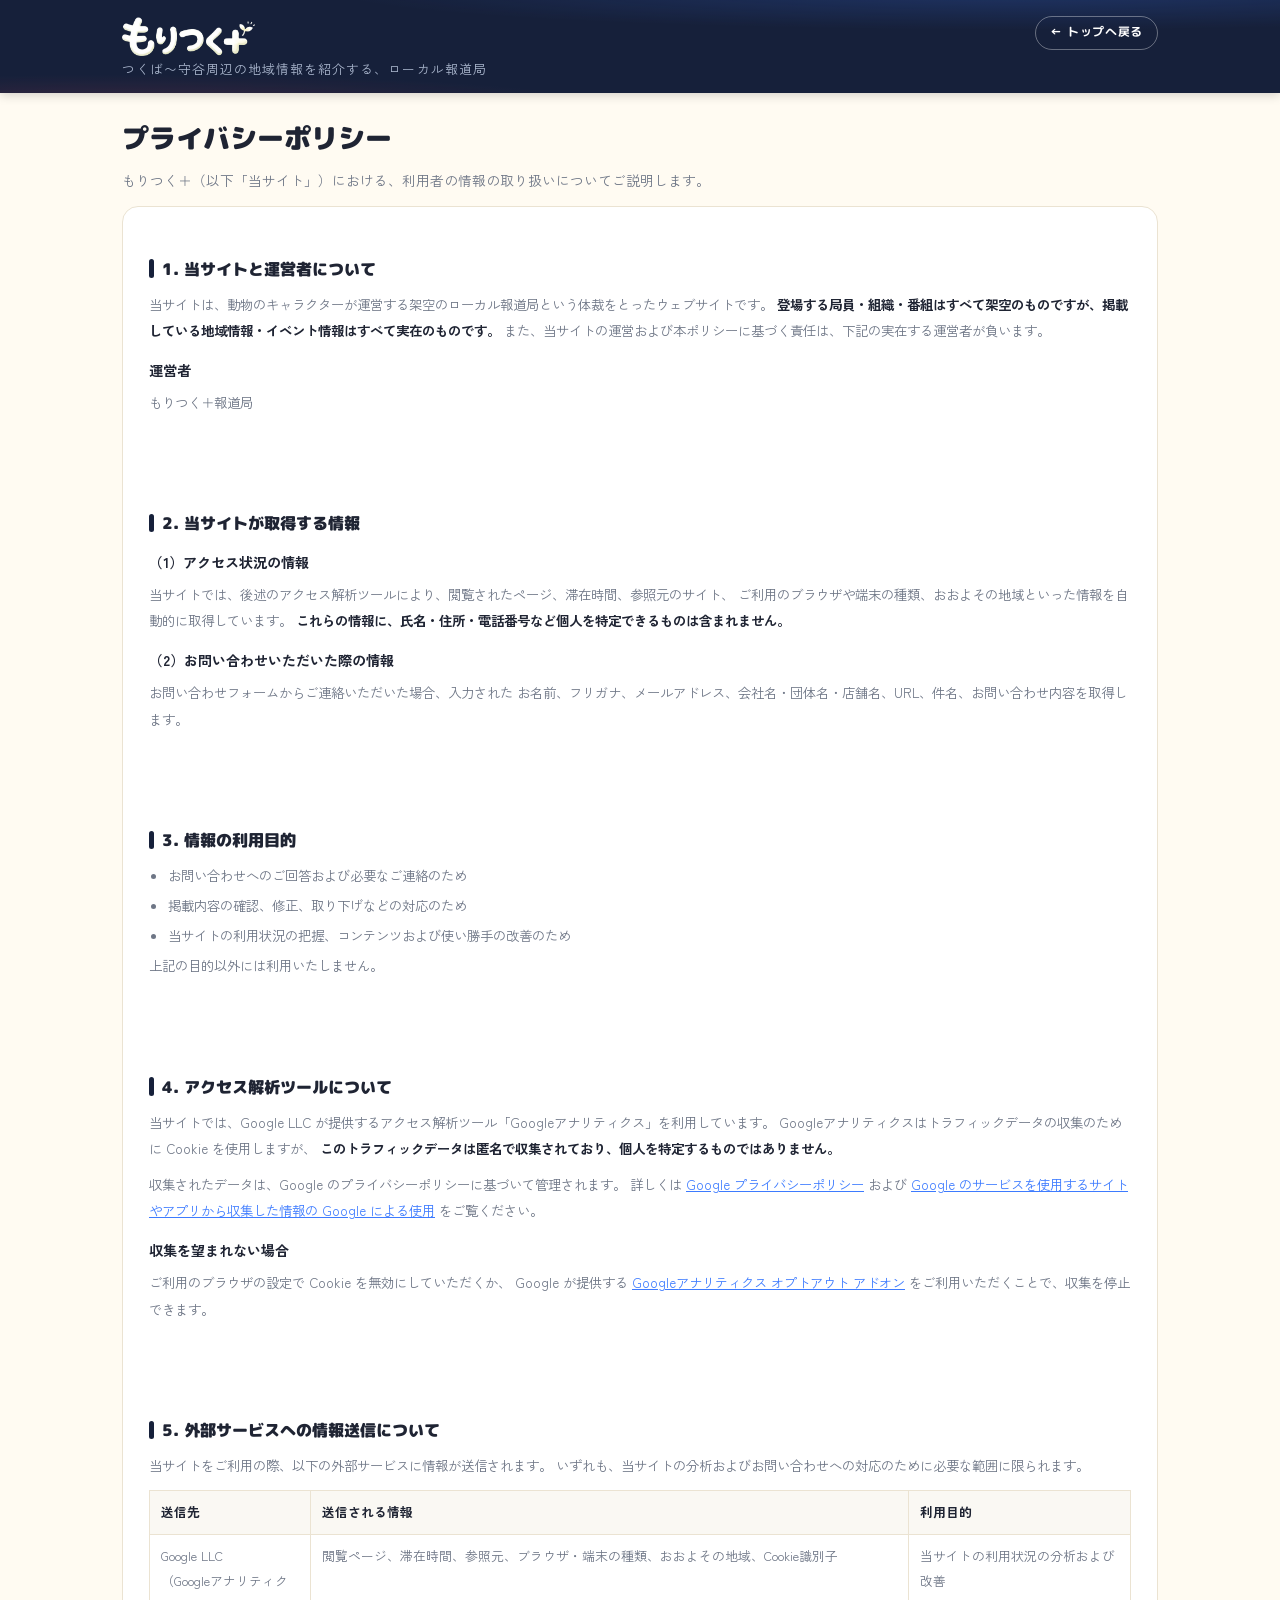
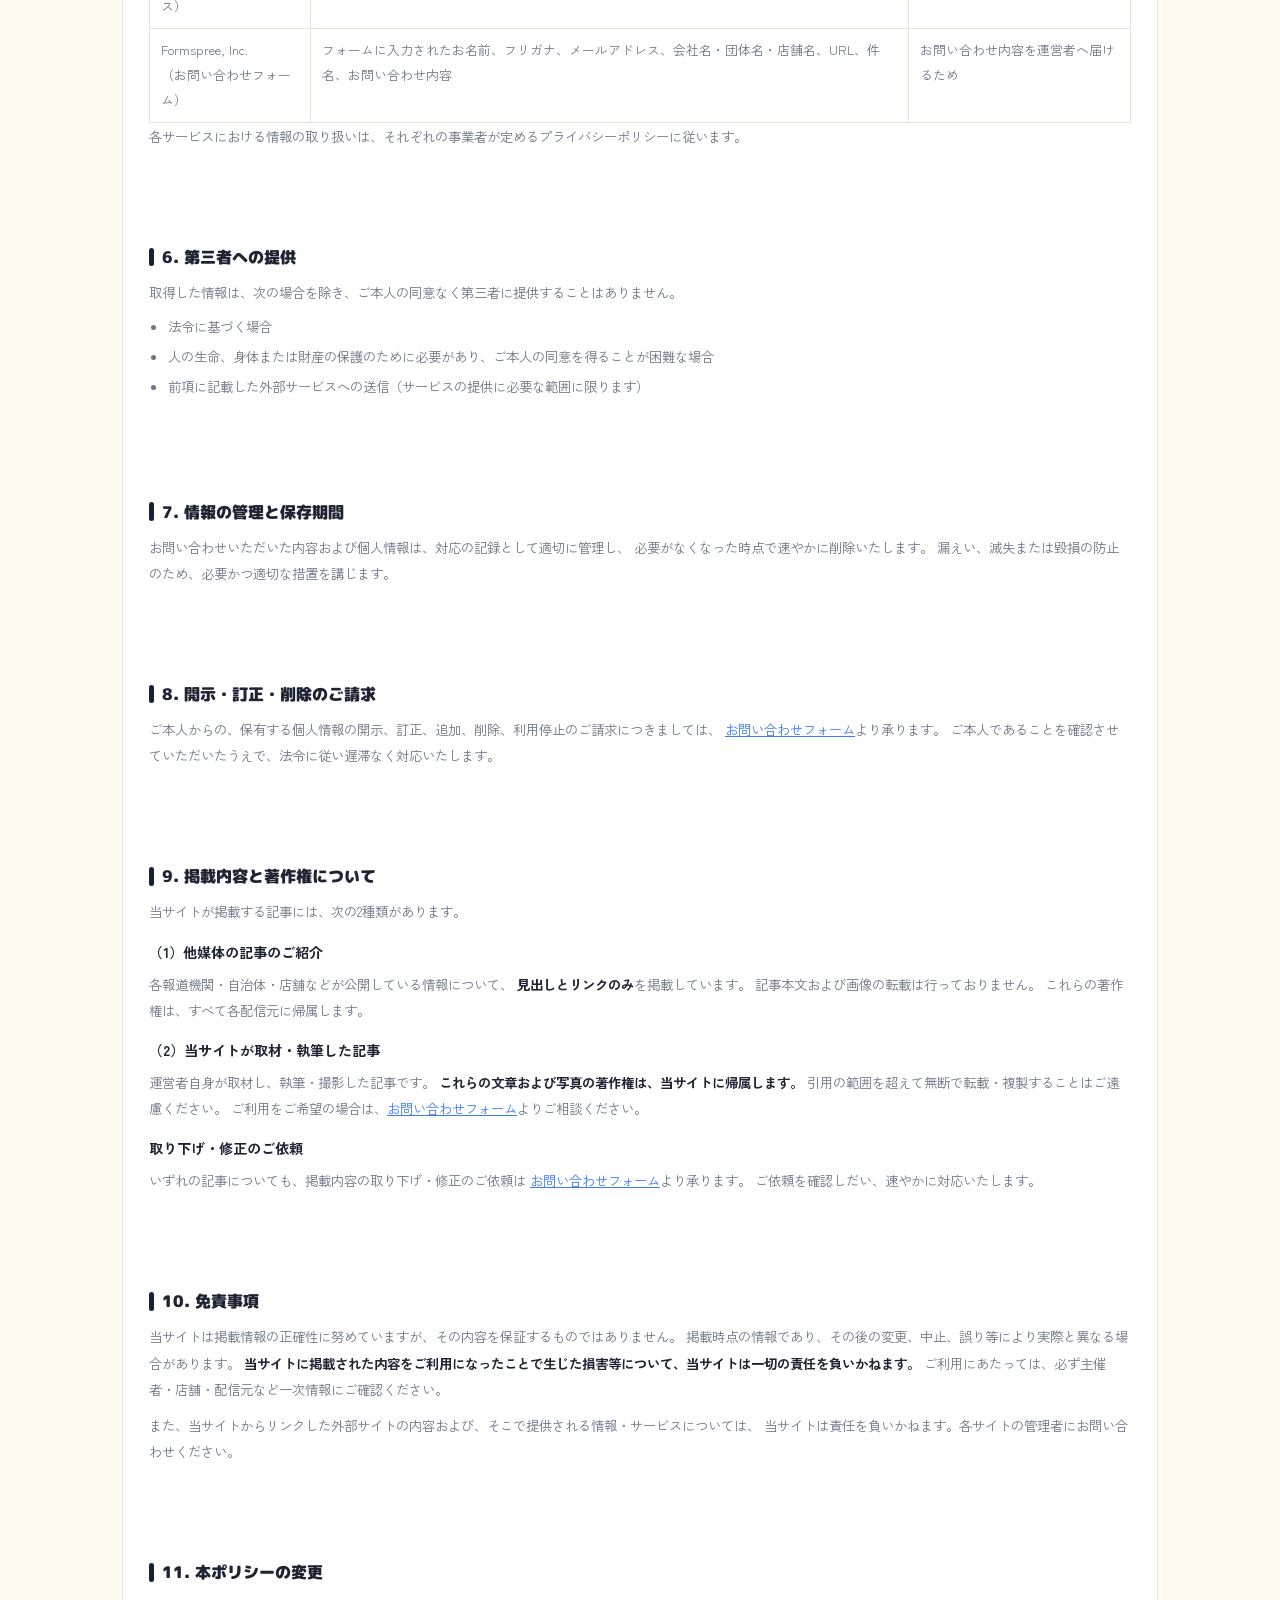
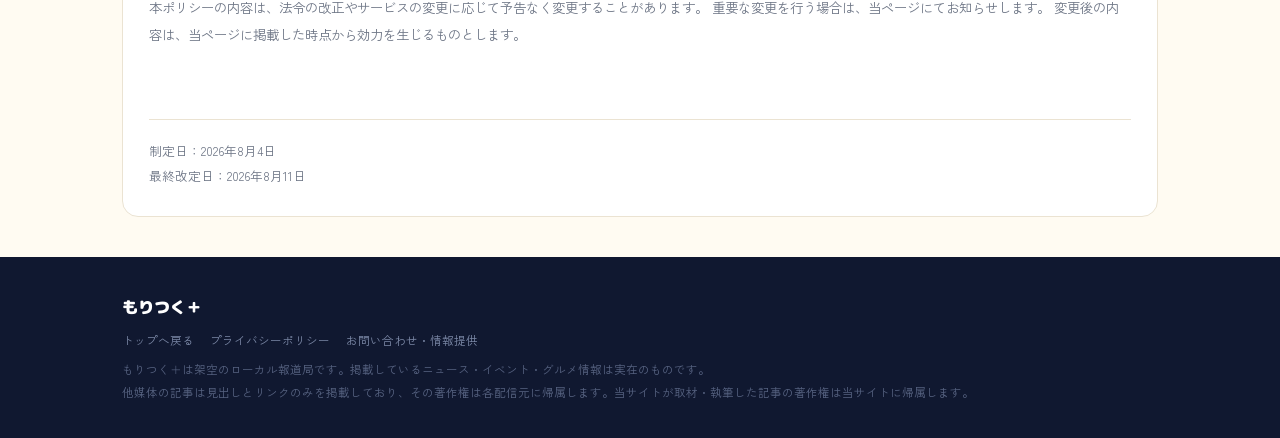
<file: privacy.html>
<!DOCTYPE html>
<!-- もりつく＋ プライバシーポリシー（2026-08-04 新設）
     法律に関わる文面です。文言を変えるときは、末尾の「最終改定日」も必ず更新してください。
     Googleアナリティクスを導入した日・お問い合わせフォームの仕組みを変えた日も、改定日の更新対象です。 -->
<html lang="ja">
<head>
<meta charset="UTF-8">
<meta name="viewport" content="width=device-width, initial-scale=1, viewport-fit=cover">
<title>プライバシーポリシー | もりつく＋</title>
<meta name="description" content="もりつく＋における個人情報の取り扱い、アクセス解析ツールの利用、外部サービスへの情報送信についてのご説明です。">
<meta name="theme-color" content="#16203A">
<link rel="manifest" href="manifest.json">
<link rel="apple-touch-icon" href="icons/icon-192.png">
<link rel="preconnect" href="https://fonts.googleapis.com">
<link rel="preconnect" href="https://fonts.gstatic.com" crossorigin>
<link href="https://fonts.googleapis.com/css2?family=M+PLUS+Rounded+1c:wght@500;700;900&family=Zen+Kaku+Gothic+New:wght@400;500;700&display=swap" rel="stylesheet">
<link rel="stylesheet" href="css/style.css">
<style>
/* ===== プライバシーポリシー専用（このページだけで使うスタイル） ===== */
.doc-back {
  display: inline-flex; align-items: center; gap: 6px;
  flex-shrink: 0; margin-top: 2px;
  padding: 6px 14px; border-radius: 999px;
  border: 1.5px solid rgba(255,255,255,0.35);
  color: #fff; font-family: "M PLUS Rounded 1c", sans-serif;
  font-weight: 700; font-size: 0.72rem; letter-spacing: 0.06em;
  white-space: nowrap;
}
.doc-back:hover { background: rgba(255,255,255,0.12); }

.doc-hero { padding: 26px 0 4px; }
.doc-hero h1 {
  font-family: "M PLUS Rounded 1c", sans-serif;
  font-weight: 900; font-size: 1.7rem; color: var(--ink); line-height: 1.4;
}
.doc-hero .lead {
  margin-top: 10px; font-size: 0.86rem; color: var(--ink-sub);
  line-height: 1.9; max-width: 44em;
}

.doc-body { padding: 8px 0 40px; }
.policy {
  border: 1.5px solid var(--paper-line); border-radius: var(--radius);
  background: #fff; padding: 24px 26px 28px;
}
.policy section + section { margin-top: 30px; }
.policy h2 {
  font-family: "M PLUS Rounded 1c", sans-serif;
  font-weight: 900; font-size: 1rem; color: var(--ink);
  padding-left: 13px; position: relative; margin-bottom: 10px; line-height: 1.5;
}
.policy h2::before {
  content: ""; position: absolute; left: 0; top: 0.18em; bottom: 0.18em;
  width: 5px; border-radius: 3px; background: var(--studio);
}
.policy h3 {
  font-size: 0.88rem; font-weight: 700; color: var(--ink);
  margin: 16px 0 6px;
}
.policy p, .policy li, .policy td, .policy th {
  font-size: 0.84rem; color: var(--ink-sub); line-height: 1.95;
}
.policy p + p { margin-top: 10px; }
.policy ul { margin: 8px 0 0 1.2em; }
.policy li { margin-bottom: 4px; }
.policy strong { color: var(--ink); font-weight: 700; }
.policy a { color: var(--c-tsukuba); text-decoration: underline; word-break: break-all; }

/* 外部送信の一覧表 */
.tbl-wrap { overflow-x: auto; margin-top: 12px; }
.policy table { width: 100%; border-collapse: collapse; min-width: 480px; }
.policy th, .policy td {
  border: 1px solid var(--paper-line); padding: 9px 11px;
  text-align: left; vertical-align: top;
}
.policy th { background: #FAF8F3; color: var(--ink); font-weight: 700; font-size: 0.8rem; white-space: nowrap; }
.policy td { font-size: 0.8rem; }

/* 制定日・改定日 */
.policy .dates {
  margin-top: 32px; padding-top: 18px; border-top: 1.5px solid var(--paper-line);
  font-size: 0.79rem; color: var(--ink-sub); line-height: 2;
}

@media (max-width: 640px) {
  .doc-hero h1 { font-size: 1.35rem; }
  .policy { padding: 18px 16px 22px; }
}
</style>
<!-- このページの正式なURL。/ と /index.html のように同じ内容が2つのURLで
     開ける状態を、検索エンジンに「こちらが正規」と伝えるための指定。 -->
<link rel="canonical" href="https://moritsuku.net/privacy.html">

<!-- Googleアナリティクス（GA4）測定ID: G-9P2HYHM9KE
     訪問者数やよく読まれたページを把握するためのもの。個人を特定する情報は取得していない。
     説明は privacy.html の第4章（アクセス解析ツール）と第5章（外部送信）に記載済み。
     ※局内専用ツール（desk / add-article / add-event / add-manga）には入れないこと。
        自分の作業アクセスが数字に混ざってしまうため。 -->
<script>
(function () {
  /* 端末ごとのアクセス解析オフスイッチ。
     ?ga=off を付けて一度開くと、その端末（ブラウザ）では以後カウントされない。
       例）https://moritsuku.net/?ga=off
     元に戻すときは ?ga=on を付けて開く。
       例）https://moritsuku.net/?ga=on
     スマホのモバイル回線はアクセスのたびにIPが変わり、GA側のIP除外が効かないため、
     サイト側で覚えておく方式にしている。設定はその端末のブラウザにだけ保存される。 */
  var off = false;
  try {
    var p = new URLSearchParams(location.search).get('ga');
    if (p === 'off') localStorage.setItem('mk_ga_off', '1');
    if (p === 'on')  localStorage.removeItem('mk_ga_off');
    off = localStorage.getItem('mk_ga_off') === '1';
  } catch (e) { /* localStorageが使えない環境ではそのまま計測する */ }
  if (off) return;

  window.dataLayer = window.dataLayer || [];
  window.gtag = function () { dataLayer.push(arguments); };
  gtag('js', new Date());
  gtag('config', 'G-9P2HYHM9KE');

  var s = document.createElement('script');
  s.async = true;
  s.src = 'https://www.googletagmanager.com/gtag/js?id=G-9P2HYHM9KE';
  document.head.appendChild(s);
})();
</script>
</head>
<body>

<header class="studio-head">
  <div class="wrap">
    <div class="head-top">
      <div class="brand">
        <a href="./"><h1 class="logo"><img src="images/logo-moritsuku.webp" alt="もりつく＋" width="459" height="144"></h1></a>
        <div class="tagline">つくば〜守谷周辺の地域情報を紹介する、ローカル報道局</div>
      </div>
      <a class="doc-back" href="./">← トップへ戻る</a>
    </div>
  </div>
</header>

<section class="doc-hero">
  <div class="wrap">
    <h1>プライバシーポリシー</h1>
    <p class="lead">
      もりつく＋（以下「当サイト」）における、利用者の情報の取り扱いについてご説明します。
    </p>
  </div>
</section>

<section class="doc-body">
  <div class="wrap">
    <div class="policy">

      <section>
        <h2>1. 当サイトと運営者について</h2>
        <p>
          当サイトは、動物のキャラクターが運営する架空のローカル報道局という体裁をとったウェブサイトです。
          <strong>登場する局員・組織・番組はすべて架空のものですが、掲載している地域情報・イベント情報はすべて実在のものです。</strong>
          また、当サイトの運営および本ポリシーに基づく責任は、下記の実在する運営者が負います。
        </p>
        <h3>運営者</h3>
        <p>
          もりつく＋報道局
        </p>
      </section>

      <section>
        <h2>2. 当サイトが取得する情報</h2>
        <h3>（1）アクセス状況の情報</h3>
        <p>
          当サイトでは、後述のアクセス解析ツールにより、閲覧されたページ、滞在時間、参照元のサイト、
          ご利用のブラウザや端末の種類、おおよその地域といった情報を自動的に取得しています。
          <strong>これらの情報に、氏名・住所・電話番号など個人を特定できるものは含まれません。</strong>
        </p>
        <h3>（2）お問い合わせいただいた際の情報</h3>
        <p>
          お問い合わせフォームからご連絡いただいた場合、入力された
          お名前、フリガナ、メールアドレス、会社名・団体名・店舗名、URL、件名、お問い合わせ内容を取得します。
        </p>
      </section>

      <section>
        <h2>3. 情報の利用目的</h2>
        <ul>
          <li>お問い合わせへのご回答および必要なご連絡のため</li>
          <li>掲載内容の確認、修正、取り下げなどの対応のため</li>
          <li>当サイトの利用状況の把握、コンテンツおよび使い勝手の改善のため</li>
        </ul>
        <p>上記の目的以外には利用いたしません。</p>
      </section>

      <section>
        <h2>4. アクセス解析ツールについて</h2>
        <p>
          当サイトでは、Google LLC が提供するアクセス解析ツール「Googleアナリティクス」を利用しています。
          Googleアナリティクスはトラフィックデータの収集のために Cookie を使用しますが、
          <strong>このトラフィックデータは匿名で収集されており、個人を特定するものではありません。</strong>
        </p>
        <p>
          収集されたデータは、Google のプライバシーポリシーに基づいて管理されます。
          詳しくは
          <a href="https://policies.google.com/privacy?hl=ja" target="_blank" rel="noopener">Google プライバシーポリシー</a>
          および
          <a href="https://policies.google.com/technologies/partner-sites?hl=ja" target="_blank" rel="noopener">Google のサービスを使用するサイトやアプリから収集した情報の Google による使用</a>
          をご覧ください。
        </p>
        <h3>収集を望まれない場合</h3>
        <p>
          ご利用のブラウザの設定で Cookie を無効にしていただくか、
          Google が提供する
          <a href="https://tools.google.com/dlpage/gaoptout?hl=ja" target="_blank" rel="noopener">Googleアナリティクス オプトアウト アドオン</a>
          をご利用いただくことで、収集を停止できます。
        </p>
      </section>

      <section>
        <h2>5. 外部サービスへの情報送信について</h2>
        <p>
          当サイトをご利用の際、以下の外部サービスに情報が送信されます。
          いずれも、当サイトの分析およびお問い合わせへの対応のために必要な範囲に限られます。
        </p>
        <div class="tbl-wrap">
          <table>
            <thead>
              <tr><th>送信先</th><th>送信される情報</th><th>利用目的</th></tr>
            </thead>
            <tbody>
              <tr>
                <td>Google LLC<br>（Googleアナリティクス）</td>
                <td>閲覧ページ、滞在時間、参照元、ブラウザ・端末の種類、おおよその地域、Cookie識別子</td>
                <td>当サイトの利用状況の分析および改善</td>
              </tr>
              <tr>
                <td>Formspree, Inc.<br>（お問い合わせフォーム）</td>
                <td>フォームに入力されたお名前、フリガナ、メールアドレス、会社名・団体名・店舗名、URL、件名、お問い合わせ内容</td>
                <td>お問い合わせ内容を運営者へ届けるため</td>
              </tr>
            </tbody>
          </table>
        </div>
        <p>
          各サービスにおける情報の取り扱いは、それぞれの事業者が定めるプライバシーポリシーに従います。
        </p>
      </section>

      <section>
        <h2>6. 第三者への提供</h2>
        <p>
          取得した情報は、次の場合を除き、ご本人の同意なく第三者に提供することはありません。
        </p>
        <ul>
          <li>法令に基づく場合</li>
          <li>人の生命、身体または財産の保護のために必要があり、ご本人の同意を得ることが困難な場合</li>
          <li>前項に記載した外部サービスへの送信（サービスの提供に必要な範囲に限ります）</li>
        </ul>
      </section>

      <section>
        <h2>7. 情報の管理と保存期間</h2>
        <p>
          お問い合わせいただいた内容および個人情報は、対応の記録として適切に管理し、
          必要がなくなった時点で速やかに削除いたします。
          漏えい、滅失または毀損の防止のため、必要かつ適切な措置を講じます。
        </p>
      </section>

      <section>
        <h2>8. 開示・訂正・削除のご請求</h2>
        <p>
          ご本人からの、保有する個人情報の開示、訂正、追加、削除、利用停止のご請求につきましては、
          <a href="contact.html">お問い合わせフォーム</a>より承ります。
          ご本人であることを確認させていただいたうえで、法令に従い遅滞なく対応いたします。
        </p>
      </section>

      <section>
        <h2>9. 掲載内容と著作権について</h2>
        <p>当サイトが掲載する記事には、次の2種類があります。</p>
        <h3>（1）他媒体の記事のご紹介</h3>
        <p>
          各報道機関・自治体・店舗などが公開している情報について、
          <strong>見出しとリンクのみ</strong>を掲載しています。
          記事本文および画像の転載は行っておりません。
          これらの著作権は、すべて各配信元に帰属します。
        </p>
        <h3>（2）当サイトが取材・執筆した記事</h3>
        <p>
          運営者自身が取材し、執筆・撮影した記事です。
          <strong>これらの文章および写真の著作権は、当サイトに帰属します。</strong>
          引用の範囲を超えて無断で転載・複製することはご遠慮ください。
          ご利用をご希望の場合は、<a href="contact.html">お問い合わせフォーム</a>よりご相談ください。
        </p>
        <h3>取り下げ・修正のご依頼</h3>
        <p>
          いずれの記事についても、掲載内容の取り下げ・修正のご依頼は
          <a href="contact.html">お問い合わせフォーム</a>より承ります。
          ご依頼を確認しだい、速やかに対応いたします。
        </p>
      </section>

      <section>
        <h2>10. 免責事項</h2>
        <p>
          当サイトは掲載情報の正確性に努めていますが、その内容を保証するものではありません。
          掲載時点の情報であり、その後の変更、中止、誤り等により実際と異なる場合があります。
          <strong>当サイトに掲載された内容をご利用になったことで生じた損害等について、当サイトは一切の責任を負いかねます。</strong>
          ご利用にあたっては、必ず主催者・店舗・配信元など一次情報にご確認ください。
        </p>
        <p>
          また、当サイトからリンクした外部サイトの内容および、そこで提供される情報・サービスについては、
          当サイトは責任を負いかねます。各サイトの管理者にお問い合わせください。
        </p>
      </section>

      <section>
        <h2>11. 本ポリシーの変更</h2>
        <p>
          本ポリシーの内容は、法令の改正やサービスの変更に応じて予告なく変更することがあります。
          重要な変更を行う場合は、当ページにてお知らせします。
          変更後の内容は、当ページに掲載した時点から効力を生じるものとします。
        </p>
      </section>

      <div class="dates">
        制定日：2026年8月4日<br>
        最終改定日：2026年8月11日
      </div>

    </div>
  </div>
</section>

<footer>
  <div class="wrap">
    <div class="f-logo">もりつく＋</div>
    <div class="links">
      <a href="./">トップへ戻る</a><a href="privacy.html">プライバシーポリシー</a><a href="contact.html">お問い合わせ・情報提供</a>
    </div>
    <div class="disc">
      もりつく＋は架空のローカル報道局です。掲載しているニュース・イベント・グルメ情報は実在のものです。<br>
      他媒体の記事は見出しとリンクのみを掲載しており、その著作権は各配信元に帰属します。当サイトが取材・執筆した記事の著作権は当サイトに帰属します。
    </div>
  </div>
</footer>

</body>
</html>
</file>
<file: css/style.css>
:root {
  --studio: #16203A;        /* オンエア中のスタジオ（暗部セクション） */
  --studio-deep: #101830;
  --daylight: #FFFBF2;      /* 日中のまち（明部セクション） */
  --ink: #1F2433;
  --ink-sub: #6E7686;
  --paper-line: #EBE3D2;
  --onair: #FF4B5C;         /* ON AIR ランプ */
  --c-moriya: #2FA36B;
  --c-mirai: #F59E2D;
  --c-tsukuba: #3D7BFF;
  --c-kinko: #8892A6;
  --radius: 16px;
}
* { margin: 0; padding: 0; box-sizing: border-box; }
body {
  font-family: "Zen Kaku Gothic New", "Hiragino Kaku Gothic ProN", sans-serif;
  background: var(--daylight);
  color: var(--ink);
  line-height: 1.7;
}
a { color: inherit; text-decoration: none; }
button { font-family: inherit; cursor: pointer; border: none; background: none; }
img { display: block; max-width: 100%; }
:focus-visible { outline: 3px solid var(--c-tsukuba); outline-offset: 2px; border-radius: 6px; }
.wrap { max-width: 1080px; margin: 0 auto; padding: 0 22px; }
.rounded { font-family: "M PLUS Rounded 1c", sans-serif; }

/* ========== ① ロゴ + ② 駅セレクタ（スタジオヘッダー） ========== */
.studio-head {
  position: sticky;
  top: 0;
  z-index: 200;
  background:
    radial-gradient(ellipse 90% 70% at 80% -10%, rgba(61,123,255,0.22), transparent 60%),
    radial-gradient(ellipse 60% 50% at 10% 110%, rgba(255,75,92,0.12), transparent 60%),
    var(--studio);
  color: #fff;
  padding: 14px 0 14px;   /* 駅セレクタを記事側へ移したので、ロゴ帯だけの高さに詰める */
  box-shadow: 0 2px 10px rgba(0,0,0,0.18);
}
.head-top {
  display: flex;
  align-items: flex-start;
  justify-content: space-between;
  gap: 16px;
  flex-wrap: nowrap;
}
.onair-lamp { flex-shrink: 0; }
.brand { display: flex; flex-direction: column; gap: 2px; }
/* ロゴは画像（透過WebP）。高さを基準に、幅は元画像の比率で自動 */
.logo {
  display: block;
  line-height: 0;
}
.logo a {
  display: block;
  cursor: pointer;
}
.logo img {
  height: clamp(1.9rem, 4.8vw, 2.6rem);
  width: auto;
  display: block;
}

/* 全角「＋」グリフはベースライン基準で下寄りに見えるため::beforeで描画し光学補正 */
.tagline {
  font-size: 0.8rem;
  color: #A9B5CC;
  letter-spacing: 0.08em;
}
@media (max-width: 640px) {
  .tagline { font-size: 0.64rem; letter-spacing: 0.04em; white-space: nowrap; }
}
/* タグラインが長いため、画面が狭くなるほど段階的に詰める。
   4コマボタンと同じ行に並ぶので、はみ出すと横スクロールが出てしまう。 */
@media (max-width: 400px) {
  .tagline { font-size: 0.52rem; letter-spacing: 0; }
}
/* 320px級の旧機種だけは1行に収まらないので、ここだけ折り返しを許可する */
@media (max-width: 340px) {
  .brand { flex: 1 1 auto; min-width: 0; }
  .tagline { white-space: normal; line-height: 1.5; }
}
.onair-lamp {
  display: inline-flex;
  align-items: center;
  gap: 8px;
  margin-top: 2px;
  padding: 6px 13px;
  border-radius: 999px;
  border: 1.5px solid rgba(255,75,92,0.55);
  background: rgba(255,75,92,0.1);
  font-family: "M PLUS Rounded 1c", sans-serif;
  font-weight: 700;
  font-size: 0.72rem;
  letter-spacing: 0.22em;
  color: #FF8B96;
}
.onair-lamp .bulb {
  width: 9px; height: 9px;
  border-radius: 50%;
  background: var(--onair);
  box-shadow: 0 0 10px var(--onair);
  animation: blink 1.8s ease-in-out infinite;
}
@keyframes blink { 50% { opacity: 0.25; box-shadow: none; } }

/* 駅セレクタ（v27でヘッダー内の暗い背景から、記事セクションの明るい背景へ移設）
   路線図の見立ては維持しつつ、白地で沈まないよう線と丸の色を作り直している */
/* overflow-x を使うと丸の外周（box-shadow）が上下で切れるため、
   はみ出しは overflow:visible のまま、内側の余白で逃がす */
.rail-nav {
  padding: 8px 0 30px;          /* 下30px＝ジャンルタブとの間隔 */
  padding-left: 126px;          /* 見出しキャラの右隣から路線を始める */
  overflow: visible;
}
.rail { position: relative; display: flex; justify-content: space-between; min-width: 0; }
.rail::before {
  content: "";
  position: absolute;
  left: 30px; right: 30px; top: 4.5px;   /* 丸(14px)の中心=7px に線の中心を合わせる */
  height: 5px;
  border-radius: 3px;
  background: linear-gradient(90deg, #C3CBDA, var(--c-tsukuba) 25%, var(--c-moriya) 50%, var(--c-mirai) 75%, var(--c-kinko) 100%);
  opacity: 0.9;
  z-index: 0;
}
.station {
  position: relative; z-index: 1;
  display: flex; flex-direction: column; align-items: center; gap: 7px;
  padding: 0 10px;
  color: var(--ink-sub);
  font-size: 0.78rem;
  font-weight: 600;
  transition: color 0.2s;
}
.station .dot {
  position: relative; z-index: 1;   /* 横線より手前。線が丸の内側に透けない */
  width: 14px; height: 14px;
  border-radius: 50%;
  background: #FDF8EE;              /* 中は紙色。横線が透けない */
  border: 3px solid #8E9AB2;        /* 外側の円。背景に溶けない濃さ */
  transition: all 0.2s;
}
.station:hover { color: var(--ink); }
.station[aria-pressed="true"] { color: var(--ink); font-weight: 800; }
.station[aria-pressed="true"] .dot {
  background: var(--stn, var(--ink));
  border-color: var(--stn, var(--ink));
  box-shadow: 0 0 0 4px color-mix(in srgb, var(--stn, #1F2433) 26%, transparent);
}

/* ========== ジャンル絞り込み（記事セクション内に配置） ========== */
.genre-row {
  display: flex; align-items: center; gap: 8px;
  overflow-x: auto; scrollbar-width: none;
  margin: -4px 0 30px;
}
.genre-row::-webkit-scrollbar { display: none; }
.genre-label {
  flex-shrink: 0;
  font-family: "M PLUS Rounded 1c", sans-serif;
  font-weight: 700; font-size: 0.72rem;
  color: var(--ink-sub); letter-spacing: 0.08em;
}
.chip {
  flex-shrink: 0;
  padding: 9px 20px;
  border-radius: 999px;
  border: 1.5px solid #DFD6C2;
  background: #fff;
  color: var(--ink-sub);
  font-family: "M PLUS Rounded 1c", sans-serif;
  font-weight: 700;
  font-size: 0.95rem;
  transition: all 0.15s;
}
.chip:hover { border-color: var(--studio); color: var(--studio); }
.chip[aria-pressed="true"] { background: var(--studio); border-color: var(--studio); color: #fff; }

/* ========== まちの新着ニュース：日替わりリポーター ========== */
.news-head { position: relative; }
/* 見出しはキャラの幅だけ右に逃がす。チップ行は全幅のまま、キャラの前面に重ねる */
.news-head .sec-head { margin-bottom: 14px; }   /* 見出しは気象台と同じ左端。キャラは背面に重ねる */
.news-head .genre-row { margin-bottom: 0; position: relative; z-index: 1; }
.news-head { margin-bottom: 16px; }   /* ジャンルタブと先頭記事の間隔 */
.news-caster {
  position: absolute;
  left: 0;
  bottom: -2px;   /* 足元がジャンルタブ行の下端に揃う */
  width: 124px;
  z-index: 0;              /* 見出し・タブより背面 */
  line-height: 0;
  pointer-events: none;
  animation: casterIn 0.5s ease-out both;
}
.news-caster img {
  width: 100%;
  height: auto;
  display: block;
  filter: drop-shadow(0 6px 10px rgba(22,32,58,0.12));
}
@keyframes casterIn {
  from { opacity: 0; transform: translateY(8px); }
  to   { opacity: 1; transform: none; }
}

/* ========== 今週のオンエア：日替わり制作班スタッフ ========== */
.onair-head { position: relative; display: inline-block; }
.onair-caster {
  position: absolute;
  left: calc(100% - 11px);   /* 見出しの「ア」に少し重ねる */
  bottom: -24px;             /* サムネイル上端に4px潜り込ませて隙間をなくす */
  width: 96px;
  height: 85px;              /* ← ここで下部をトリミング */
  overflow: hidden;
  line-height: 0;
  pointer-events: none;
  animation: casterIn 0.5s ease-out both;
}
.onair-caster img { width: 100%; height: auto; display: block; }

/* ========== セクション共通 ========== */
section { padding: 26px 0 40px; }
.sec-head { display: flex; align-items: baseline; gap: 12px; margin-bottom: 20px; flex-wrap: wrap; }
.sec-title {
  font-family: "M PLUS Rounded 1c", sans-serif;
  font-weight: 900;
  font-size: 1.3rem;
  letter-spacing: 0.03em;
}
/* 見出し右の「M月D日H時更新」。控えめな小さめ表示 */
.news-updated {
  margin-left: 10px;
  font-family: "M PLUS Rounded 1c", sans-serif;
  font-size: 0.62em;
  font-weight: 700;
  color: var(--muted, #8892a6);
  letter-spacing: 0.02em;
  white-space: nowrap;
  vertical-align: middle;
}
@media (max-width: 640px) {
  /* スマホでもPCと同じく見出しの右隣に置く（入りきらないときだけ折り返す） */
  .news-updated { margin-left: 8px; font-size: 0.6rem; }
}

.sec-note { font-size: 0.74rem; color: var(--ink-sub); }
.dark { background: var(--studio); color: #fff; }
.dark.deep { background: var(--studio-deep); }
.dark .sec-note { color: #8B98B4; }
.eyebrow {
  font-family: "M PLUS Rounded 1c", sans-serif;
  font-weight: 700;
  font-size: 0.68rem;
  letter-spacing: 0.24em;
  color: var(--onair);
  display: block;
  margin-bottom: 2px;
}

/* ========== ★ もりつく気象台（お天気コーナー番組） ========== */
/* 気象台は見出しを出さず、天気カードから直接始める。
   カード内にキャスター名が出るため、見出しが無くても何のコーナーかは伝わる */
#sec-weather .sec-head,
#sec-weather .sec-title { display: none; }

.weather-sec { padding: 34px 0 38px; background: #fff; border-bottom: 1px solid var(--paper-line); }
.wx-stage {
  position: relative;
  display: flex; align-items: flex-end; gap: 20px;
  border-radius: 22px;
  padding: 20px 24px 20px 18px;
  border: 1.5px solid rgba(31,36,51,0.08);
}
.wx-stage.sky-sun { background: linear-gradient(135deg, #D9F0FF 0%, #F4FBFF 55%, #FFF6DE 100%); }
.wx-stage.sky-cloud { background: linear-gradient(135deg, #DDE8F2 0%, #EEF3F8 60%, #F7F9FB 100%); }
.wx-stage.sky-rain { background: linear-gradient(135deg, #CBD8E6 0%, #E3EAF2 60%, #EFF3F8 100%); }
.wx-caster {
  flex-shrink: 0;
  display: flex; flex-direction: column; align-items: center; gap: 6px;
  margin-top: -34px;
}
.wx-caster img { height: 148px; width: auto; filter: drop-shadow(0 8px 16px rgba(31,36,51,0.18)); }
.wx-caster-tag {
  font-family: "M PLUS Rounded 1c", sans-serif;
  font-weight: 700; font-size: 0.78rem; letter-spacing: 0.04em;
  color: #fff; background: var(--cc, var(--onair));
  padding: 5px 16px; border-radius: 999px;
  /* 名前が極端に長い場合だけ折り返す。左の欄が広がりすぎて
     降水確率の枠を押し出すのを防ぐための保険 */
  max-width: 300px; white-space: normal; text-align: center; line-height: 1.35;
}
.wx-main { flex: 1; min-width: 0; }
/* PC：今日の天気を大きく表示し、縦方向はセンター寄せで余白を分散 */
@media (min-width: 641px) {
  /* キャラと吹き出しの高さを揃える。キャラを上端に置き、
     吹き出しもカードの先頭から始めることで「顔の横で話している」形にする */
  .wx-stage { align-items: flex-start; }
  .wx-caster { margin-top: 0; align-self: flex-start; }
  .wx-caster img { height: 182px; }
  .wx-main { align-self: stretch; display: flex; flex-direction: column; justify-content: flex-start; }
  .wx-bubble { font-size: 0.9rem; padding: 12px 18px; }
  .wx-icon { font-size: 3.4rem; }
  .wx-temp { font-size: 2.3rem; }
  .wx-cond { font-size: 0.82rem; }
  .h-slot .h-icon { font-size: 1.35rem; }
}
.wx-bubble {
  position: relative;
  background: #fff;
  border-radius: 16px;
  padding: 13px 20px;
  font-family: "M PLUS Rounded 1c", sans-serif;
  font-weight: 700; font-size: 1.02rem;
  box-shadow: 0 4px 14px rgba(31,36,51,0.08);
  margin-bottom: 14px;
  width: fit-content;
  max-width: 460px;      /* コメントが3文になったので、横に伸びすぎず折り返すように */
  line-height: 1.55;
}
.wx-bubble::before {
  content: "";
  position: absolute; left: -9px; bottom: 14px;
  border-style: solid; border-width: 7px 12px 7px 0;
  border-color: transparent #fff transparent transparent;
}
/* 画面が狭くても縦に折り返さない。あふれる場合は降水確率の枠だけ横に流す
   （折り返すとカードが一気に40px以上伸びてしまうため） */
.wx-now { display: flex; align-items: center; gap: 18px; flex-wrap: nowrap; }
.wx-icon { font-size: 2.8rem; line-height: 1; }
.wx-city { font-size: 0.76rem; color: var(--ink-sub); font-weight: 700; margin-bottom: 4px; }
.wx-temp { font-family: "M PLUS Rounded 1c", sans-serif; font-weight: 900; font-size: 1.9rem; line-height: 1.2; white-space: nowrap; }
.wx-temp .low { color: var(--ink-sub); font-size: 1.1rem; font-weight: 500; margin-left: 4px; }
.wx-cond { font-size: 0.78rem; color: var(--ink-sub); }
.wx-hourly {
  display: flex; gap: 8px; flex-wrap: nowrap;
  min-width: 0; overflow-x: auto; scrollbar-width: none;
}
.wx-hourly::-webkit-scrollbar { display: none; }
/* 「％＝降水確率」は気温ブロックの下端に添える。
   降水確率の枠と同じ行に収まるので、カードの高さは増えない */
.wx-temp-block { display: flex; flex-direction: column; }
.wx-hourly-note {
  margin-top: 6px;
  font-size: 0.6rem; color: var(--ink-sub); white-space: nowrap;
}
.h-slot {
  display: flex; flex-direction: column; align-items: center; gap: 2px;
  min-width: 58px; padding: 8px 5px;
  background: rgba(255,255,255,0.75);
  border-radius: 14px;
}
.h-slot .h-time { font-size: 0.72rem; color: var(--ink-sub); font-weight: 700; white-space: nowrap; }
.h-day { display: block; font-size: 0.78em; opacity: 0.8; font-weight: 700; }
.h-slot .h-icon { font-size: 1.2rem; }
.h-slot .h-temp { font-size: 0.78rem; font-weight: 700; }
.wx-week { display: none; gap: 8px; overflow-x: auto; scrollbar-width: none; margin-top: 14px; }
.wx-week::-webkit-scrollbar { display: none; }
/* PC：週間予報はカード右側のパネルに格納（左側と高さが揃うようコンパクトに） */
.wx-week-side {
  flex-shrink: 0;
  width: 268px;
  align-self: flex-end;
  background: rgba(255,255,255,0.75);
  border-radius: 16px;
  padding: 10px 16px 12px;
  display: flex; flex-direction: column; gap: 0;
}
.ws-title {
  font-family: "M PLUS Rounded 1c", sans-serif;
  font-weight: 700; font-size: 0.86rem;
  color: var(--ink-sub); letter-spacing: 0.08em;
  padding-bottom: 3px;
}
.ws-row {
  display: flex; align-items: center; gap: 9px;
  font-size: 0.95rem; font-weight: 700;
  padding: 0 8px; border-radius: 9px;
  line-height: 1.3; min-height: 31px;
}
.ws-row.today { background: color-mix(in srgb, var(--cc, var(--onair)) 12%, #fff); }
.ws-row .ws-d { width: 3.1em; white-space: nowrap; color: var(--ink-sub); font-weight: 700; font-size: 0.88rem; }
.ws-row .ws-i { font-size: 1.3rem; }
/* 気温と降水確率は1行に横並び。気温を左、降水確率を右端に置く */
.ws-row .ws-t {
  margin-left: auto;
  display: flex; align-items: baseline; gap: 6px;
}
.ws-row .ws-t .lo { color: var(--ink-sub); font-weight: 500; }
.ws-row .ws-pop {
  width: 2.5em; text-align: right;
  font-size: 0.9em; font-weight: 700;
  color: var(--c-tsukuba); opacity: 0.85;
}
/* 幅の狭いPC・タブレット横向き：週間予報とキャラを少し細くして、
   吹き出しや気温が押し潰されないようにする（このブロックは基本指定より後に置くこと） */
/* 広い画面での気象台。基本指定より後に置かないと効かないので、必ずこの位置に置くこと。
   降水確率の4枠は固定幅にせず、残った幅を分け合う形にしている。
   キャスター名の長さ（「白鷺ノン つくばみらい担当リポーター」は長い）や
   端末のフォントによって左側の幅が変わっても、枠が切れないようにするため。 */
@media (min-width: 1091px) {
  .wx-now { gap: 14px; }
  .wx-hourly { gap: 8px; min-width: 0; flex: 1 1 auto; }
  .h-slot { flex: 1 1 0; min-width: 46px; max-width: 92px; }
}

@media (min-width: 641px) and (max-width: 1090px) {
  .wx-week-side { width: 214px; padding: 8px 12px 10px; }
  .ws-row { font-size: 0.84rem; min-height: 28px; gap: 7px; }
  .ws-row .ws-d { font-size: 0.8rem; }
  .ws-row .ws-i { font-size: 1.12rem; }
  /* 降水確率の枠は固定幅をやめ、残った幅を4つで分け合う（切れずに全部見える） */
  .wx-now { gap: 12px; }
  .wx-icon { font-size: 2.3rem; }
  .wx-temp { font-size: 1.7rem; }
  .wx-hourly { overflow-x: auto; gap: 6px; width: 100%; }
  .h-slot { flex: 1 1 0; min-width: 44px; padding: 8px 3px; }
  .h-slot .h-time { font-size: 0.62rem; }
  .h-slot .h-icon { font-size: 1.15rem; }
  .h-slot .h-temp { font-size: 0.72rem; }
  .wx-caster img { height: 152px; }
  .wx-caster-tag { font-size: 0.68rem; padding: 4px 12px; }
}
@media (min-width: 641px) and (max-width: 860px) {
  .wx-caster img { height: 136px; }
  .wx-caster-tag { font-size: 0.64rem; padding: 4px 11px; }
  .wx-week-side { width: 190px; }
  .ws-row { font-size: 0.78rem; min-height: 26px; }
}

@media (max-width: 640px) { .wx-week-side { display: none; } }
.w-day {
  display: flex; flex-direction: column; align-items: center; gap: 1px;
  min-width: 68px; padding: 12px 6px;
  line-height: 1.4;
  border-radius: 14px;
  background: #fff;
  border: 1.5px solid var(--paper-line);
}
.w-day.today {
  border-color: var(--cc, var(--onair));
  box-shadow: 0 0 0 3px color-mix(in srgb, var(--cc, var(--onair)) 16%, transparent);
}
.w-day .d-label { font-size: 0.66rem; color: var(--ink-sub); font-weight: 700; }
.w-day .d-icon { font-size: 1.2rem; }
.w-day .d-temp { font-size: 0.72rem; font-weight: 700; }
.w-day .d-temp .lo { color: var(--ink-sub); font-weight: 500; }
.w-day .d-pop { font-size: 0.6rem; font-weight: 700; color: var(--c-tsukuba); opacity: 0.85; }
.weather-note { font-size: 0.68rem; color: var(--ink-sub); margin-top: 12px; }
.wx-week-toggle { display: none; }
.wx-foot { display: contents; }
.wx-note-inline { display: none; }
@media (max-width: 640px) {
  /* 1段目:名前タグ／2段目:吹き出し／キャラは左で2段ぶち抜き／3段目:今日の天気＋時間帯予報 */
  .wx-stage {
    display: grid;
    grid-template-columns: auto 1fr;
    align-items: start;
    gap: 6px 10px;
    padding: 12px;
  }
  .wx-caster { display: contents; }
  /* レイアウト上の占有幅は元の84pxに戻す（吹き出しの横幅を元に戻すため）。
     見た目だけ拡大して上の余白を埋める。transformは場所取りに影響しない */
  .wx-caster img {
    grid-column: 1; grid-row: 1 / 3; height: 84px; width: auto; align-self: end;
    transform: scale(1.2); transform-origin: bottom center;
  }
  .wx-caster-tag { grid-column: 2; grid-row: 1; justify-self: start; font-size: 0.56rem; padding: 3px 10px; }
  .wx-main { display: contents; }
  .wx-bubble {
    grid-row: 2; grid-column: 2;
    align-self: start;
    margin: 0;
    font-size: 0.75rem; padding: 8px 12px;
    line-height: 1.5; max-width: none;
  }
  .wx-city { grid-row: 3; grid-column: 1 / -1; margin-bottom: 0; }
  .wx-now {
    grid-row: 4; grid-column: 1 / -1;
    display: flex; align-items: center; gap: 10px; flex-wrap: nowrap;
  }
  .wx-icon { font-size: 1.9rem; }
  .wx-temp { font-size: 1.5rem; }
  /* 降水確率は気温の右隣。3枠が収まるよう、見出しは2行に折り返して幅を節約する */
  .wx-hourly {
    flex: 1; min-width: 0;
    flex-wrap: nowrap; overflow-x: auto; scrollbar-width: none;
    gap: 4px;
  }
  .wx-hourly::-webkit-scrollbar { display: none; }
  .h-slot { flex: 0 0 auto; min-width: 48px; padding: 5px 3px; gap: 0; }
  .wx-hourly-note { font-size: 0.52rem; margin-top: 4px; }
  .h-slot .h-time {
    font-size: 0.6rem; line-height: 1.25;
    white-space: normal; text-align: center;
  }
  .h-slot .h-icon { font-size: 0.95rem; }
  .h-slot .h-temp { font-size: 0.66rem; }
  /* 週間予報はタップで開閉（コンパクト化のため既定は非表示） */
  .wx-week { display: none; }
  .wx-week.open { display: flex; margin-top: 10px; }
  .wx-foot { display: flex; align-items: center; gap: 10px; margin-top: 8px; }
  .wx-note-inline { display: inline; font-size: 0.6rem; color: var(--ink-sub); }
  .wx-week-toggle {
    display: inline-flex; align-items: center; gap: 6px;
    margin-top: 0;
    padding: 6px 14px;
    border-radius: 999px;
    border: 1.5px solid var(--paper-line);
    background: #fff;
    color: var(--ink-sub);
    font-family: "M PLUS Rounded 1c", sans-serif;
    font-weight: 700; font-size: 0.74rem;
  }
  .wx-week-toggle::after { content: "▼"; font-size: 0.6rem; }
  .wx-week-toggle.open::after { content: "▲"; }
  .weather-note { display: none; }
}

/* ========== ④ 番組（縦動画・番組ごとに横スクロール） ========== */
.show-row + .show-row { margin-top: 36px; }
.show-row .sec-head { margin-bottom: 18px; }
.show-row .sec-title { position: relative; padding-left: 15px; }
/* 見出しの左に番組カラーの帯。色は videos.json の accent から */
.show-row .sec-title::before {
  content: "";
  position: absolute; left: 0; top: 0.16em; bottom: 0.16em;
  width: 5px; border-radius: 3px;
  background: var(--accent, #3D7BFF);
}
.show-empty { color: #8B98B4; font-size: 0.85rem; padding: 22px 0 8px; }

.short-shelf {
  display: flex; gap: 12px;
  overflow-x: auto;
  padding: 4px 22px 14px 2px;
  margin-right: -22px;              /* 右端を画面の端まで流し切る（まだ先がある感） */
  scroll-snap-type: x proximity;
  -webkit-overflow-scrolling: touch;
}
.short-shelf::-webkit-scrollbar { height: 8px; }
.short-shelf::-webkit-scrollbar-thumb { background: #3A4763; border-radius: 4px; }
.short-shelf .item { flex: 0 0 168px; scroll-snap-align: start; }
.short-shelf .screen { aspect-ratio: 9 / 16; }   /* ← 縦動画。共通の16:9を上書き */
/* 縦動画のカードは、サムネイルに文字が入っているため中央の大きな再生マークが邪魔になる。
   右下に小さく置いて、文字を隠さずに「動画である」ことだけ伝える。
   再生時間（.dur）を入れたときは、その左隣に並ぶ。
   ※横動画（.screen 共通）の大きい再生マークはそのまま残している。 */
.short-shelf .screen .play {
  inset: auto 8px 8px auto;          /* 中央寄せを解除して右下へ */
  width: 26px; height: 26px;
  background: rgba(0,0,0,0.55);
  backdrop-filter: blur(2px);
}
.short-shelf .screen .play::after {
  border-width: 5px 0 5px 9px;
  border-color: transparent transparent transparent #fff;   /* 黒地に置くので白抜き */
  margin-left: 2px;
}
.short-shelf .screen:hover .play { transform: none; }        /* 小さいので拡大はしない */
/* 再生マークは右端から50pxの位置に固定し、その右隣に再生時間を置く。
   :has() のような新しい記法を使わずに並べているので、古いブラウザでも崩れない。
   再生時間が無い動画では、マークだけが少し内側に寄って表示される。 */
.short-shelf .screen .play { right: 50px; }
.short-shelf .screen .dur  { right: 8px; bottom: 10px; }
.short-shelf .v-caption { margin-top: 8px; }
.short-shelf .v-caption .t { font-size: 0.84rem; line-height: 1.45; }

.screen {
  position: relative;
  border-radius: var(--radius);
  overflow: hidden;
  background: #000;
  aspect-ratio: 16 / 9;
  display: block;
  transition: transform 0.18s;
}
.screen:hover { transform: translateY(-3px); }
.screen svg { width: 100%; height: 100%; display: block; }
.screen img { width: 100%; height: 100%; object-fit: cover; display: block; }
.screen .play {
  position: absolute; inset: 0; margin: auto;
  width: 62px; height: 62px;
  border-radius: 50%;
  background: rgba(255,255,255,0.92);
  display: grid; place-items: center;
  transition: transform 0.18s;
}
.screen .play::after {
  content: "";
  border-style: solid;
  border-width: 11px 0 11px 19px;
  border-color: transparent transparent transparent var(--studio);
  margin-left: 4px;
}
.screen:hover .play { transform: scale(1.08); }
.screen .dur {
  position: absolute; right: 8px; bottom: 8px;
  background: rgba(0,0,0,0.72);
  color: #fff;
  font-size: 0.66rem;
  font-weight: 700;
  padding: 3px 7px;
  border-radius: 6px;
}
.v-caption { margin-top: 10px; }
.v-caption .t { font-weight: 700; font-size: 0.95rem; line-height: 1.5; }
.v-caption .m { font-size: 0.72rem; color: #8B98B4; margin-top: 2px; }

/* ========== ⑥ 記事カード ========== */
.card-grid { display: grid; grid-template-columns: repeat(2, 1fr); gap: 15px; }
@media (max-width: 640px) { .card-grid { grid-template-columns: 1fr; } }
.card {
  background: #fff;
  border: 1px solid var(--paper-line);
  border-radius: var(--radius);
  padding: 16px 16px 14px 20px;
  display: flex; flex-direction: row; gap: 14px; align-items: stretch;
  transition: transform 0.15s, box-shadow 0.15s;
}
.card-main { flex: 1; min-width: 0; display: flex; flex-direction: column; gap: 8px; }
.card .meta { margin-top: auto; }
.thumb {
  flex-shrink: 0; align-self: center;
  width: 84px; height: 84px;
  border-radius: 12px;
  display: grid; place-items: center;
  font-size: 2rem;
  overflow: hidden;
}
.thumb img { width: 100%; height: 100%; object-fit: cover; display: block; }
/* サムネイル画像が無いとき：グラデーションの中央に局ロゴ（切り抜かず全体を見せる） */
.thumb-logo img {
  width: auto; height: auto;
  max-width: 68%; max-height: 42%;
  object-fit: contain;
  opacity: 0.92;
}
/* 先頭記事のフィーチャー型：サムネイル大・上部配置 */
.card.featured { flex-direction: column; grid-column: 1 / -1; padding: 14px 14px 15px; gap: 12px; }
.card.featured .thumb-lg {
  width: 100%; height: auto;
  aspect-ratio: 16 / 9;
  align-self: stretch;
  font-size: 3.6rem;
}
.card.featured .card-main { padding: 0 6px 0 8px; }
.card.featured .title { font-size: 1.08rem; line-height: 1.45; }
/* PC：フィーチャー型は横並び（16:9サムネ左＋テキスト右） */
@media (min-width: 641px) {
  .card.featured { flex-direction: row; align-items: flex-start; gap: 20px; }
  .card.featured .thumb-lg { width: 46%; align-self: flex-start; }
  /* テキストは上詰め。見出しが枠の一番上に来るようにする */
  .card.featured .card-main { padding: 2px 10px 6px 0; justify-content: flex-start; }
  .card.featured .title { flex-grow: 0; margin-bottom: 8px; }
}
@media (max-width: 640px) {
  .thumb { width: 76px; height: 76px; font-size: 1.7rem; }
  /* スマホ：先頭記事は見出しを先に見せる（サムネイルは下に回す） */
  .card.featured { flex-direction: column; }
  .card.featured .card-main { order: 1; }
  .card.featured .thumb-lg { order: 2; width: 100%; height: auto; max-height: 220px; font-size: 3rem; }
}
.card:hover { transform: translateY(-2px); box-shadow: 0 10px 26px rgba(31,36,51,0.09); }
.badges { display: flex; align-items: center; gap: 6px; flex-wrap: wrap; }
.cat {
  font-family: "M PLUS Rounded 1c", sans-serif;
  font-size: 0.66rem; font-weight: 700; letter-spacing: 0.06em;
  padding: 3px 10px; border-radius: 999px; color: #fff;
}
.cat.news { background: #4A5A7A; }
.cat.event { background: #8B5CD6; }
.cat.gourmet { background: #E8603C; }
.cat.kids { background: #E85D9C; }
.cat.ibaraki { background: #0E9AA7; }   /* 県内全域＝3市の外側。他ジャンルと混ざらない青緑 */
.city-badge {
  font-size: 0.66rem; font-weight: 700;
  padding: 2px 9px; border-radius: 999px; border: 1.5px solid;
}
.city-badge.moriya { color: var(--c-moriya); border-color: var(--c-moriya); }
.city-badge.tsukubamirai { color: #C97D14; border-color: var(--c-mirai); }
.city-badge.tsukuba { color: var(--c-tsukuba); border-color: var(--c-tsukuba); }
.city-badge.kinko { color: var(--c-kinko); border-color: var(--c-kinko); }
.card .title { font-weight: 700; font-size: 0.95rem; line-height: 1.4; flex-grow: 1; }
.card .meta { display: flex; gap: 8px; font-size: 0.7rem; color: var(--ink-sub); }
.card .meta .src { font-weight: 700; }
.card .meta .arrow { margin-left: auto; color: var(--c-tsukuba); font-weight: 700; }
.empty { text-align: center; color: var(--ink-sub); padding: 40px 0; font-size: 0.88rem; }

/* ========== ⑧ スタッフのお仕事 ========== */
.staff-sec { background: #FFF3DC; }
.staff-grid { display: grid; grid-template-columns: repeat(auto-fill, minmax(230px, 1fr)); gap: 18px; }
.staff-card {
  background: #fff;
  border-radius: var(--radius);
  border: 1px solid #F1E2C2;
  overflow: hidden;
  display: flex; flex-direction: column;
  transition: transform 0.15s, box-shadow 0.15s;
}
.staff-card:hover { transform: translateY(-3px); box-shadow: 0 12px 28px rgba(120,90,20,0.14); }
.avatar {
  width: 100%;
  aspect-ratio: 1 / 1;
  flex-shrink: 0;
  display: grid; place-items: center;
  overflow: hidden;
}
.avatar img { width: 100%; height: 100%; object-fit: contain; }
.staff-card .body { padding: 16px 18px 20px; }
.staff-card .role {
  font-family: "M PLUS Rounded 1c", sans-serif;
  font-size: 0.64rem; font-weight: 700; letter-spacing: 0.1em;
  color: #B78219;
}
.staff-card .name { font-weight: 700; font-size: 0.95rem; }
.staff-card .blog { font-size: 0.78rem; color: var(--ink-sub); margin-top: 4px; line-height: 1.6; }
.staff-note {
  margin-top: 18px;
  font-size: 0.74rem;
  color: #A08248;
  text-align: center;
}

/* ========== フッター ========== */
footer {
  background: var(--studio-deep);
  color: #7B88A6;
  padding: 34px 0;
  font-size: 0.72rem;
  line-height: 2;
}
footer .f-logo {
  font-family: "M PLUS Rounded 1c", sans-serif;
  font-weight: 900; font-size: 1rem; color: #fff;
}
footer .links { display: flex; gap: 16px; flex-wrap: wrap; margin: 6px 0; }
footer .links a:hover { color: #fff; }
footer .disc { color: #566280; }

@media (max-width: 760px) {
  section { padding: 20px 0 32px; }
}
@media (max-width: 640px) {
  section { padding: 14px 0 24px; }
  .sec-head { margin-bottom: 12px; }
  .weather-sec { padding: 12px 0 16px; }
  /* 6ジャンルを1行・1画面幅に収める（均等割り） */
  /* ジャンル7種は1画面に詰め込まず、横スライド式にして文字を読める大きさに保つ */
  .genre-row {
    margin: -4px 0 12px; gap: 5px; flex-wrap: nowrap;
    overflow-x: auto; overflow-y: visible;
    -webkit-overflow-scrolling: touch;
    scroll-snap-type: x proximity;
    padding-right: 22px;              /* 右端の「まだ先がある」余白 */
    margin-right: -22px;              /* 画面端まで流し切る */
  }
  .chip {
    flex: 0 0 auto;                   /* 幅を縮めず、文字なりの大きさを保つ */
    padding: 7px 10px;
    font-size: 0.73rem;
    letter-spacing: 0;
    white-space: nowrap;
    scroll-snap-align: start;
  }
  /* スマホ：キャラは小さめ。チップ行は全幅のまま（背面にキャラが重なる） */
  /* キャラは見出しの左に置き、タブ行とは重ねない（先頭タブが切れないため） */
  .news-caster { width: 78px; bottom: 22px; left: -8px; }
  /* スマホは見出し下マージンが12pxなので、トリミング位置もそれに合わせる */
  .onair-caster { width: 76px; height: 69px; bottom: -16px; left: calc(100% - 9px); }
  /* スマホの縦動画カード：390px幅で2.3枚見える大きさ */
  .show-row + .show-row { margin-top: 26px; }
  .show-row .sec-head { margin-bottom: 14px; }
  .short-shelf { gap: 10px; }
  .short-shelf .item { flex: 0 0 148px; }
  .news-head .sec-head { margin-bottom: 8px; }
  /* 駅セレクタを横スクロールなしで1画面に収める */
  .rail-nav { padding: 6px 0 20px; padding-left: 76px; }
  .station { padding: 0 2px; font-size: 0.66rem; gap: 5px; }
  .station .dot { width: 12px; height: 12px; border-width: 2.5px; }
  .rail::before { left: 16px; right: 16px; top: 3.5px; height: 4px; }  /* 丸(12px)の中心=6px */
}
@media (prefers-reduced-motion: reduce) {
  * { animation: none !important; transition: none !important; }
}

/* ========== イベントカレンダーへの入口（記事一覧の先頭・index.html） ==========
   ジャンル「イベント」を選んだときだけ表示される帯。押すと events.html へ移動する。
   上辺の3色グラデーションは駅セレクタと同じ「守谷→つくばみらい→つくば」の並び。 */
.cal-banner {
  position: relative;
  display: flex; align-items: center; gap: 12px;
  margin: 0 0 15px;
  padding: 10px 18px 10px 16px;
  background: linear-gradient(180deg, #FFFFFF, #FFFCF5);
  border: 1px solid var(--paper-line);
  border-radius: var(--radius);
  overflow: hidden;
  transition: transform 0.15s, box-shadow 0.15s;
}
/* hidden 属性を確実に効かせる（display:flex に負けないよう明示する） */
.cal-banner[hidden] { display: none; }
.cal-banner::before {
  content: ""; position: absolute; left: 0; right: 0; top: 0; height: 4px;
  background: linear-gradient(90deg, var(--c-moriya), var(--c-mirai), var(--c-tsukuba));
}
.cal-banner:hover { transform: translateY(-2px); box-shadow: 0 10px 26px rgba(31,36,51,0.09); }
.cal-icon { flex: 0 0 auto; width: auto; height: 34px; }
.cal-title {
  flex: 1 1 0; min-width: 0;
  font-family: "M PLUS Rounded 1c", sans-serif; font-weight: 900;
  font-size: 1.02rem; letter-spacing: 0.05em; color: var(--ink);
}
.cal-arrow { flex: 0 0 auto; color: var(--c-tsukuba); font-weight: 700; font-size: 0.95rem; }
@media (max-width: 640px) {
  .cal-banner { gap: 10px; padding: 9px 14px 9px 12px; }
  .cal-icon { height: 29px; }
  .cal-title { font-size: 0.94rem; }
}

/* ========== ヘッダーの「今週の4コマ」ボタン（v48／ON AIRランプと差し替え） ==========
   ※ 上の .onair-lamp / .bulb / @keyframes blink は使われなくなりましたが、
      他への影響を避けるためそのまま残してあります。 */
.manga-btn {
  display: inline-flex;
  align-items: center;
  gap: 8px;
  flex-shrink: 0;
  margin-top: 2px;
  padding: 6px 14px;
  border-radius: 999px;
  border: 1.5px solid rgba(255,75,92,0.55);
  background: rgba(255,75,92,0.10);
  font-family: "M PLUS Rounded 1c", sans-serif;
  font-weight: 700;
  font-size: 0.74rem;
  letter-spacing: 0.06em;
  color: #FFC9CE;
  white-space: nowrap;
  transition: background 0.15s ease;
}
.manga-btn:hover { background: rgba(255,75,92,0.22); }
/* 2×2の小さな四角＝「コマ」のアイコン */
.manga-ico {
  display: grid;
  grid-template-columns: repeat(2, 1fr);
  grid-template-rows: repeat(2, 1fr);
  gap: 2.5px;
  width: 19px; height: 19px;
  flex-shrink: 0;
}
.manga-ico i { display: block; border-radius: 2px; background: #FF8B96; }
@media (max-width: 640px) {
  .manga-btn { padding: 6px 11px; font-size: 0.7rem; letter-spacing: 0.02em; gap: 6px; }
  .manga-ico { width: 17px; height: 17px; gap: 2px; }
}
</file>
